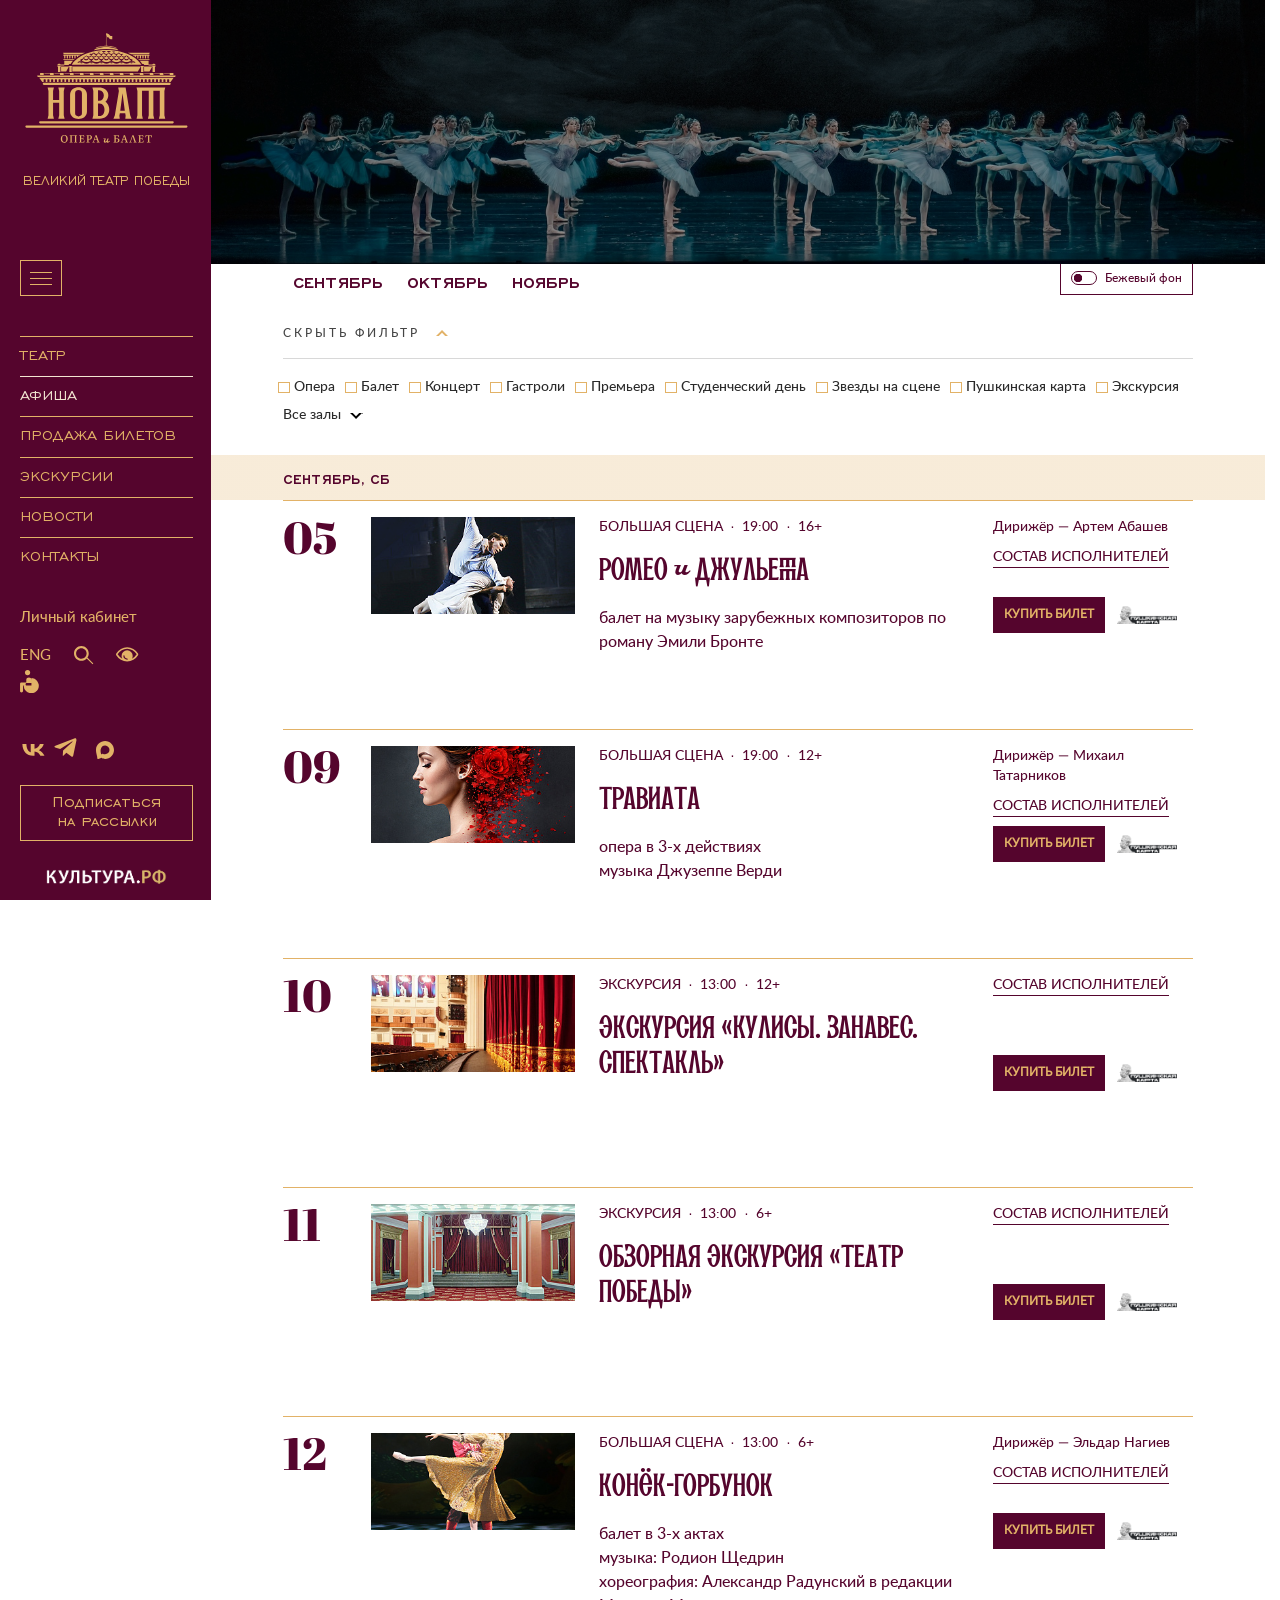
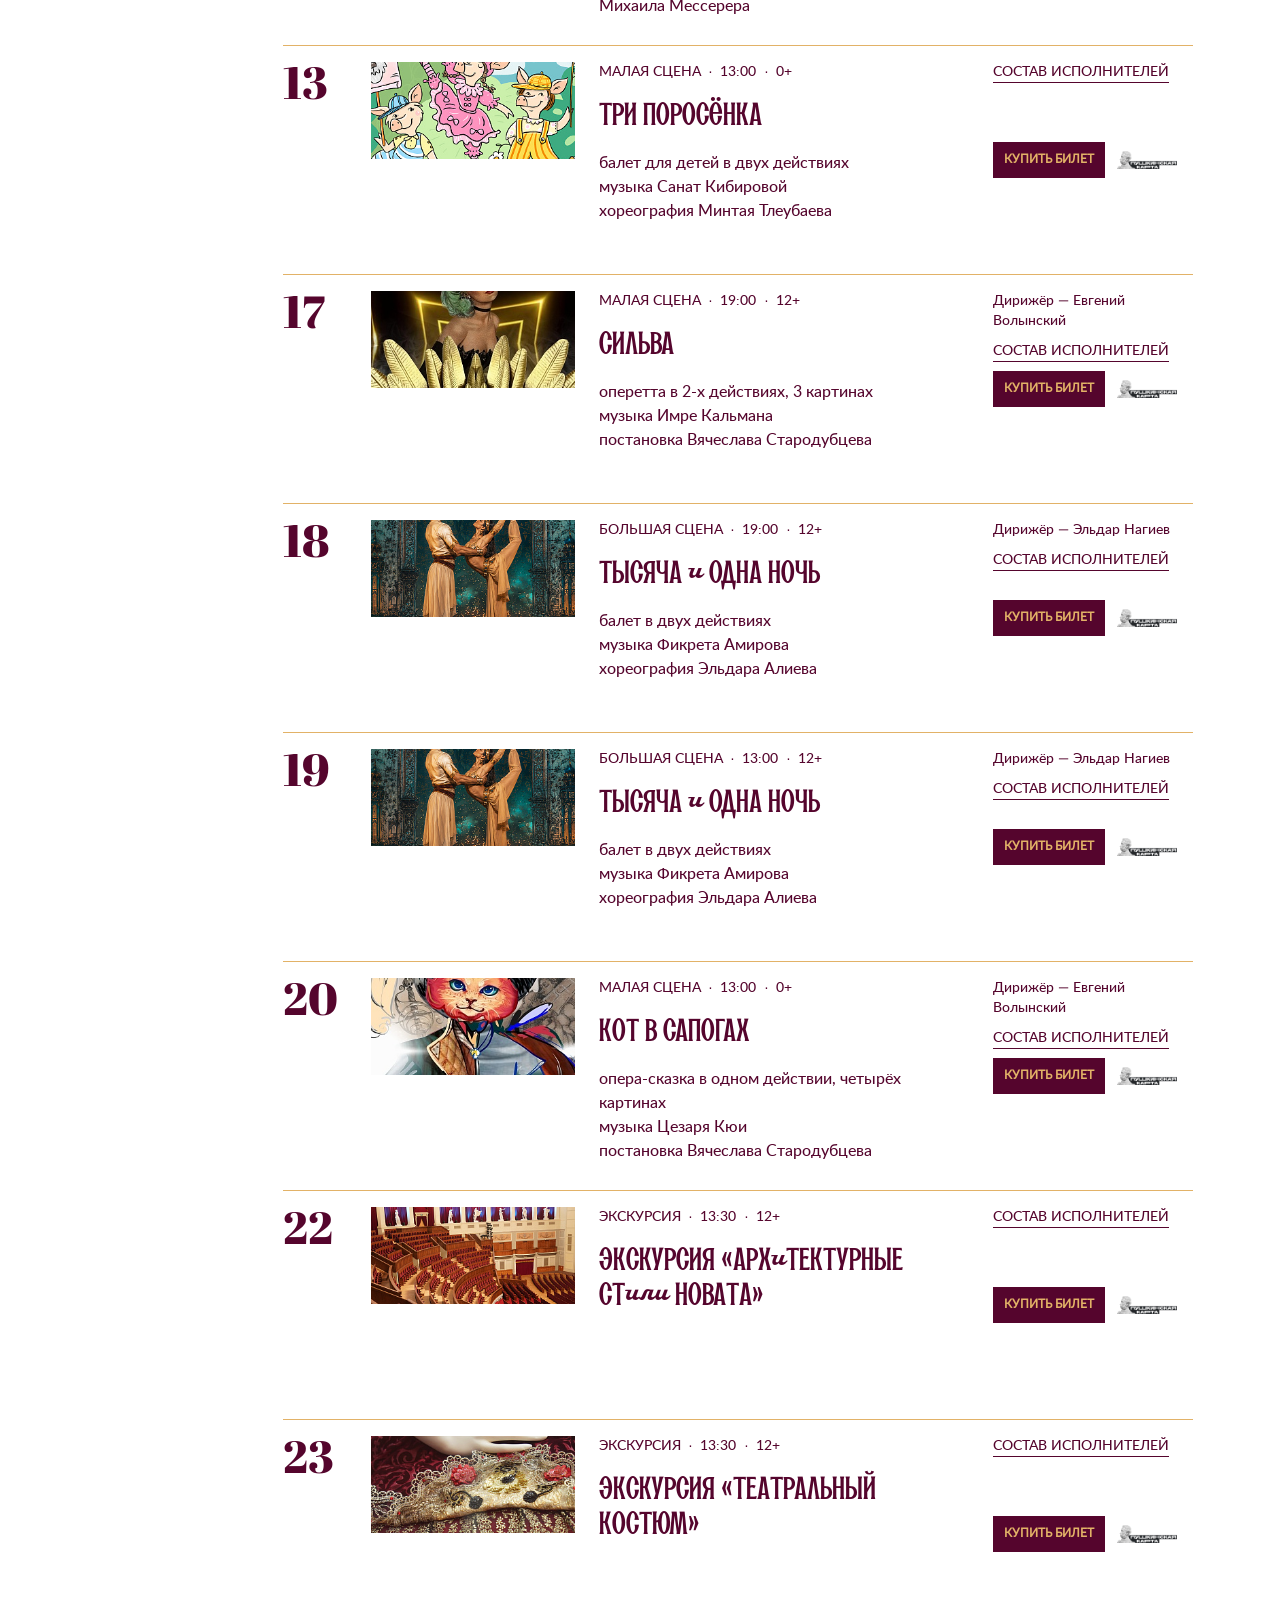
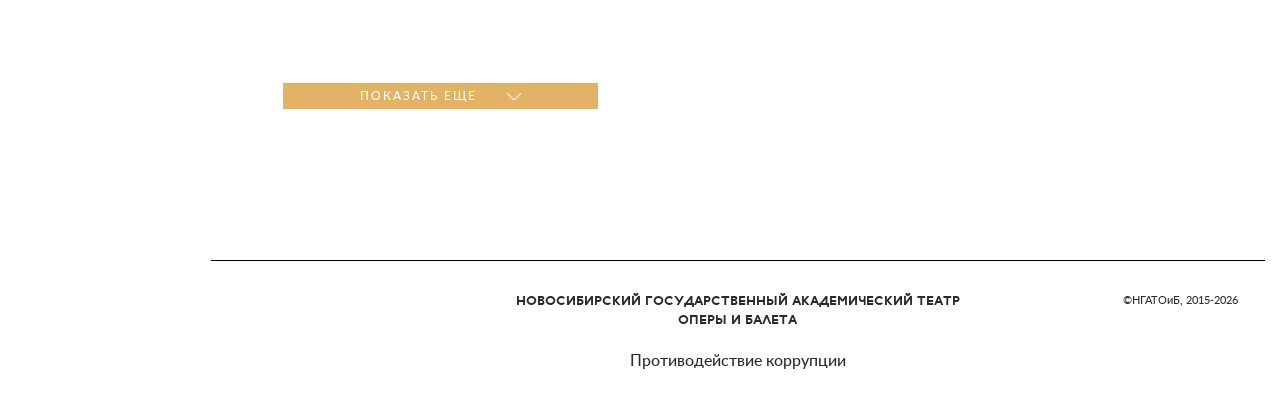
<file: index.html>
<!DOCTYPE html>
<html lang="ru" class="novat-afisha">
<head>
    <meta http-equiv="X-UA-Compatible" content="IE=edge">
    <meta name="apple-app" content="app-id=1585358469">
    <meta name="google-play-app" content="app-id=novat.app">
    <meta name="viewport" content="width=device-width, initial-scale=1">

    <meta property="og:title" content="Театральная афиша Новосибирского академического театра оперы и балета: расписание спектаклей, цены"/>
    <meta property="og:image" content="https://novat.ru/local/templates/novat/images/logo.ru.png"/>
    <meta property="og:description" content="Календарь спектаклей Новосибирского академического театра оперы и балета. Покупка билетов на официальном сайте театра НОВАТ."/>
    <meta property="og:type" content="website"/>
    <meta property="og:url" content="https://novat.ru/afisha/performances/"/>
    <meta name="facebook-domain-verification" content="6himrm6x9rlwiumn7jeawosxlc1e17" />
    <meta name="proculture-verification" content="56f602e7ebf339fb6c04d962e58bc264" />
    <meta name="yandex-verification" content="f604213406a70da4" />
    
    
    
    
    
    
    

        <title>Театральная афиша Новосибирского академического театра оперы и балета: расписание спектаклей, цены - НОВАТ</title>

    <link rel="icon" href="assets/favicon.svg?v=brand-26" type="image/svg+xml">
    <link rel="shortcut icon" href="assets/favicon.svg?v=brand-26" type="image/svg+xml">
    

        <!--[if lte IE 9]>
                <link href="assets/7fe11c11b4800316.css?v=brand-8" rel="stylesheet">
    <![endif]-->
    <!--[if lte IE 8]>
    <link href="assets/f2a764bf3ce67cf5.css?v=brand-8" rel="stylesheet">
        <![endif]-->
        	

    <meta http-equiv="Content-Type" content="text/html; charset=UTF-8" />
<meta name="keywords" content="НОВАТ, Новосибирский Государственный Академический театр оперы и балета, НОВАТ, Новосибирский театр оперы и балета, оперный театр, театр оперы и балета" />
<meta name="description" content="Календарь спектаклей Новосибирского академического театра оперы и балета. Покупка билетов на официальном сайте театра НОВАТ." />



<link href="assets/fd730c294fae56e7.css?v=brand-8" type="text/css" rel="stylesheet"/>
<link href="assets/236236a49ab415a6.css?v=brand-8" type="text/css" rel="stylesheet"/>
<link href="assets/f33d4d3657973352.css?v=brand-8" type="text/css" rel="stylesheet"/>
<link href="assets/ba680443f53f2f54.css?v=brand-8" type="text/css" rel="stylesheet"/>
<link href="assets/72fdff6bc852d94d.css?v=brand-8" type="text/css" rel="stylesheet"/>
<link href="assets/218a97ff18082ea6.css?v=brand-26" type="text/css" rel="stylesheet" data-template-style="true"/>














    <!-- Google Tag Manager -->
<!-- Google tag (gtag.js) -->
<!-- End Google Tag Manager -->
<meta name="robots" content="noindex,nofollow"><link rel="stylesheet" href="preview.css?v=brand-36"><link rel="stylesheet" href="newsletter.css?v=4"></head>
<body>
    <!-- Google Tag Manager (noscript) -->

<!-- End Google Tag Manager (noscript) -->
<div class="sv_settings text-center" id="sv_settings">
    <span>Размер шрифта        <span class="fs-outer">
            <button class="btn btn-default sp-size fs-s" data-size="14">A</button>
            <button class="btn btn-default sp-size fs-m" data-size="18">A</button>
            <button class="btn btn-default sp-size fs-l" data-size="22">A</button>
        </span>
    </span>

    <span class="mgl20">Цветовая схема        <span class="cs-outer">
            <button class="btn btn-default cs-bw sp-color">A</button>
            <button class="btn btn-default cs-wb sp-color">A</button>
            <button class="btn btn-default cs-bb sp-color">A</button>
            <button class="btn btn-default cs-gb sp-color">A</button>
            <button class="btn btn-default cs-yg sp-color">A</button>
        </span>
    </span>

    <span class="mgl20">Изображения        <span class="img-outer">
            <button class="btn btn-default sp-img" id="img-off" data-show="off">
                <span style="text-decoration: underline;"> Отключить</span>
            </button>
            <button class="btn btn-default sp-img" id="img-on" style="display: none;" data-show="on">
                <span style="text-decoration: underline;"> Включить</span>
            </button>
        </span>
    </span>
</div>


<div class="pagewrap ">
    <div class="container-fluid">
        <div class="row">
                            <aside class="aside-part  col-md-2 col-sm-2 col-xs-12">
					<div class="col-xs-4 col-md-12 mobile">
						<button type="button" data-toggle="modal" data-target="#menu" class="btn menu-btn transp-btn"></button>
					</div>
					
<div class="col-xs-4 desktop">
    <a href="#" class="mobile btn transp-btn">
        <img src="assets/2bc4fafb020a5f4c.svg?v=brand-8" alt="">
        <span class="tickets__count tickets__count--absolute">0</span>
    </a>
</div>					<div class="logo col-md-12 col-sm-12 col-xs-4">
						<a href="#" title="Новосибирский Государственный Академический Театр Оперы и Балета">
							<img src="assets/novat-brand-logo.svg?v=brand-13" alt="Новосибирский Государственный Академический Театр Оперы и Балета">
						</a>
					</div>
					<div class="slogan desktop">ВЕЛИКИЙ ТЕАТР ПОБЕДЫ</div>
                    					<div class="col-xs-4 col-md-12 desktop">
						<button type="button" data-toggle="modal" data-target="#menu" class="btn menu-btn transp-btn"></button>
					</div>

                    
<nav class="navigation desktop">
	<a href="#" class="navigation__link">
		Театр	</a>
		<a href="#" class="navigation__link active">
		Афиша	</a>
		<a href="#" class="navigation__link">
		Продажа билетов	</a>
		<a href="#" class="navigation__link">
		Экскурсии	</a>
		<a href="#" class="navigation__link">
		Новости	</a>
		<a href="#" class="navigation__link">
		Контакты	</a>
	</nav>                    <div class="additions desktop">
                        
<a  data-type="openPopUp" class="additions__link" href="#">Личный кабинет</a>
	<!-- <a data-action="openPopUp" data-type="openPopUp" class="additions__link" href="#">Личный кабинет</a> -->
                        <div class="aside-block">
                            <a href="#" class="additions__link">ENG</a>
                            <a href="#" data-toggle="modal" data-target="#search" class="additions__link search-icon"></a>
                            <div class="js-special-version button-special" id="sv_on" aria-label="Версия для слабовидящих">
                                <svg class="sidebar-pictogram sidebar-pictogram--eye" viewBox="0 -256 1850 1850" aria-hidden="true"><path d="M1664 576q-152 236-381 353 61-104 61-225 0-185-131.5-316.5Q1081 256 896 256T579.5 387.5Q448 519 448 704q0 121 61 225Q280 812 128 576q133-205 333.5-326.5T896 128q234 0 434.5 121.5T1664 576zm-720 384q0 20-14 34t-34 14q-125 0-214.5-89.5T592 704q0-20 14-34t34-14q20 0 34 14t14 34q0 86 61 147t147 61q20 0 34 14t14 34zm848-384q0-34-20-69-140-230-376.5-368.5T896 0Q633 0 396.5 139T20 507Q0 542 0 576t20 69q140 229 376.5 368T896 1152q263 0 499.5-139T1772 645q20-35 20-69z"/></svg>
                            </div>
                            <a href="#" class="additions__link sidebar-accessibility" aria-label="Доступная среда"><svg class="sidebar-pictogram sidebar-pictogram--accessibility" viewBox="0 0 88 107" aria-hidden="true"><circle cx="35" cy="12" r="12"/><path d="M53 37c16 0 30 13 34 31 3 22-12 37-28 39-21 3-40-12-42-35H14v26c0 8-13 9-14 1V65c0-5 3-7 7-7h22V45c0-13 24-14 24 0v15H31c-7 0-7 12 0 12h22V48c17-2 31 14 31 31 0 15-12 27-27 29-17 2-34-9-39-25l9-3c4 12 15 20 27 19 12-1 21-11 21-23 0-15-10-27-22-28z"/></svg></a>
                        </div>
                    </div>
                    <div class="socials desktop clearfix">
    <a class="socials__item pull-left" href="#" target="_blank" aria-label="ВКонтакте"><svg class="sidebar-pictogram sidebar-pictogram--vk" viewBox="0 0 24 24" aria-hidden="true"><path d="M12 19.2c-5.7 0-9.6-3.9-9.8-10.8h3.7c.1 5.1 2.3 7.2 4 7.6V8.4h3.5v4.3c2.1-.2 4.3-2.1 5-4.3h3.5c-.5 2.7-2.8 4.7-4.4 5.6 1.6.8 4.1 2.5 5.1 5.2h-3.8c-.8-2.1-2.9-3.7-5.4-3.9v3.9H12z"/></svg></a>
    <a class="socials__item socials__item--tg pull-left" href="#" target="_blank" aria-label="Telegram"><svg class="sidebar-pictogram sidebar-pictogram--telegram" viewBox="0 0 24 24" aria-hidden="true"><path d="M21.8 4.1 18.7 19c-.2 1.1-.8 1.4-1.7.9l-4.7-3.5-2.3 2.2c-.3.3-.5.5-1 .5l.3-4.8 8.8-8c.4-.3-.1-.5-.6-.2L6.6 13 2 11.5c-1-.3-1-1 .2-1.5l18-6.9c.8-.3 1.6.2 1.3 1.5z"/></svg></a>
    <a class="socials__item socials__item--max pull-left" href="#" target="_blank">
        <svg id="Layer_1" data-name="Layer 1" xmlns="http://www.w3.org/2000/svg" xmlns:xlink="http://www.w3.org/1999/xlink" viewBox="0 0 39.77 39.77">
          <defs>
            <style>
              .cls-1 {
                fill: none;
              }

              .cls-2 {
                fill-rule: evenodd;
              }

              .cls-3 {
                clip-path: url("#clippath");
              }
            </style>
            <clipPath id="clippath">
              <rect class="cls-1" width="39.77" height="39.77"/>
            </clipPath>
          </defs>
          <g class="cls-3">
            <path class="cls-2" d="M11.8,36.98c-.2-.14-.48-.1-.65.08-2.26,2.41-8.03,4.09-8.3.81,0-2.57-.58-4.74-1.21-7.13-.78-2.92-1.65-6.18-1.65-10.91C0,8.56,9.25.08,20.21.08s19.56,8.89,19.56,19.86-8.87,19.64-19.46,19.64c-3.76,0-5.58-.53-8.51-2.6ZM20.52,9.85c-5.2-.27-9.26,3.34-10.16,8.99-.74,4.68.57,10.38,1.7,10.67.48.12,1.62-.76,2.46-1.54.16-.15.39-.17.58-.06,1.3.8,2.78,1.39,4.4,1.48,5.34.28,10.07-3.9,10.35-9.24.28-5.34-3.99-10.01-9.33-10.29Z"/>
          </g>
        </svg>
    </a>
 </div>
                                             <div class="subscribe">
                            <form action="#" method="POST" id="subscribe-form">
                                <input type="hidden" name="lang" value="ru">
                                <div class="form">
                                    Оставайтесь с нами на связи. Подпишитесь на новости НОВАТа                                    <div class="input">
                                        <input type="text" name="email" id="subscribe_email" class="form-control" placeholder="Ваш e-mail">
                                    </div>
                                    <button class="additions__link">Подписаться</button>
                                </div>
                            </form>
                        </div>
                        <a href="#" target="_blank" class="culture-logo" aria-label="Культура.РФ">
                            <img src="assets/culture-gold.png" alt="Культура.РФ">
                        </a>
                                    </aside>
                <div class="main-content  col-md-10 col-sm-10 col-xs-12">
                                            <div class="site-message"></div>
                                        <div class="wrap " data-spy="scroll" data-target="#navbar-example">
                                    
<!--'start_frame_cache_X451GN'--><div class="top-banner top-banner--auto desktop">
	<img src="assets/a21c1f25551e33f8.jpg" alt="" class="object-fit">
	<div class="season"><span class="season__count">81</span>сезон</div>
</div>

    
<div class="archive-wrapper">
		<div class="month-season month-season--prev  desktop-inline">
												<a href="#" class="choose-type choose-type--visible archive-link">Сентябрь</a>
								<a href="#" class="choose-type choose-type--visible archive-link">Октябрь</a>
								<a href="#" class="choose-type choose-type--visible archive-link">Ноябрь</a>
			</div>
		<div class="month-season mobile">
										<a href="#" class="choose-month active">Сентябрь</a>
								<a href="#" class="choose-month">Октябрь</a>
								<a href="#" class="choose-month">Ноябрь</a>
				
	</div>
</div>
				<div class="filter-block filter-block--under-baner filter-block--small clearfix">
	<div data-toggle="collapse" href="#collapseExample" aria-expanded="false" aria-controls="collapseExample" class="filter-block__top filter-block__top--under-baner c-filter-top filter-active">
		<span class="filter-text c-filter-text"  style="display: none;">Показать фильтр</span>
		<span class="filter-text c-filter-text-hide">Скрыть фильтр</span>
		<span class="filter-icon c-filter-icon"></span>
	</div>
		<div id="collapseExample" class="filter-block__drop collapse in" aria-expanded="true">
		<form method="GET" id="afisha_filter_form">
			<div class="row">
				<div class="col-md-12 col-sm-12 col-xs-8">
											<div class="form-item">
							<input id="genre_options_130326" type="checkbox" value="130326" name="genre_id[]" class="check__input">
							<label for="genre_options_130326" class="check__label">Опера</label>
						</div>
											<div class="form-item">
							<input id="genre_options_130327" type="checkbox" value="130327" name="genre_id[]" class="check__input">
							<label for="genre_options_130327" class="check__label">Балет</label>
						</div>
											<div class="form-item">
							<input id="genre_options_156307" type="checkbox" value="156307" name="genre_id[]" class="check__input">
							<label for="genre_options_156307" class="check__label">Концерт</label>
						</div>
										<div class="form-item">
						<input id="checkbox_tours" type="checkbox" value="Y" name="is_tours" class="check__input">
						<label for="checkbox_tours" class="check__label">Гастроли</label>
					</div>
					<div class="form-item">
						<input id="checkbox_premier" type="checkbox" value="Y" name="is_premier" class="check__input">
						<label for="checkbox_premier" class="check__label">Премьера</label>
					</div>
					<div class="form-item">
						<input id="checkbox_student_wednesday" type="checkbox" value="Y" name="is_student_wednesday" class="check__input">
						<label for="checkbox_student_wednesday" class="check__label">Студенческий день</label>
					</div>
                                                            <div class="form-item">
						<input id="checkbox_stars" type="checkbox" value="Y" name="stars" class="check__input">
						<label for="checkbox_stars" class="check__label">Звезды на сцене</label>
					</div>
					<div class="form-item">
						<input id="checkbox_pk" type="checkbox" value="Y" name="pk" class="check__input">
						<label for="checkbox_pk" class="check__label">Пушкинская карта</label>
					</div>
					<div class="form-item">
						<input id="checkbox_excursion" type="checkbox" value="Y" name="excursion" class="check__input">
						<label for="checkbox_excursion" class="check__label">Экскурсия</label>
					</div>
                    						
                                                    <div class="form-item hall">
                                <div id="dropdownMenu1" data-toggle="dropdown" aria-haspopup="true" aria-expanded="true" class="halls dropdown-toggle">
                                    <span>Все залы</span>
                                    <div class="halls__icons"></div>
                                </div>
                                <div aria-labelledby="dropdownMenu1" class="menu-halls dropdown-menu">
                                    <div class="menu-halls__item" data-hall-id="0">
                                        Все залы                                    </div>
                                                                            <div class="menu-halls__item" data-hall-id="3124799">
                                            Большая сцена                                        </div>
                                                                            <div class="menu-halls__item" data-hall-id="2515752">
                                            Экскурсия                                        </div>
                                                                            <div class="menu-halls__item" data-hall-id="1107682">
                                            Малая сцена                                        </div>
                                                                    </div> 
                            </div>                       
                            
                            <input type="hidden" id="hall_id" autocomplete="off" name="hall_id" value="0" />
                         
				</div>				
				
			</div>
			<input type="hidden" id="afisha_view_mode" autocomplete="off" name="view_mode" value="list" />
			<input type="hidden" autocomplete="off" name="mode" value="filter" />
		</form>
	</div>
</div>
		<div class="tab-content">
		<div id="list" role="tabpanel"
		 class="tab-pane fade in active">
		<div class="c-list-wrap">
			                <span class="choose-type afisha-body month">
            Сентябрь        </span>
        <div class="data-item">
                    <div class="data-item__content">
                                    <hr class="poster-razd col-md-10 col-sm-11 col-xs-12">
                                <div class="row">
                    <div class="data col-md-2 col-sm-1 col-xs-12">
                        <span class="number-day desktop-inline"><span class="date-number">05</span>                            <span style="text-transform: lowercase; font-size: 22px;"><span class="day-week desktop-inline">Сб, 19:00</span>сентября</span>
                            </span>
                        <div class="info-day">
                            <div class="info-item">
                                <span class="number-day">05<span class="info-item info-item--day">Сб, 19:00</span>
                                <span class="number-day__month">сентября</span></span>
                                <span class="day-week">Сб</span>
                            </div>
                                                            <div class="info-item info-item--right">Большая сцена</div>
                                                    </div>
                        <div class="poster-item__icons desktop">
                                                                                                            </div>
                    </div>
                    <div class="poster-item col-md-10 col-sm-11 col-xs-12">
                        <div class="poster-item__top">
                                                            <div class="premiere">ПРЕМЬЕРА <br/>ГАСТРОЛИ СЕВАСТОПОЛЬСКОГО ГОСУДАРСТВЕННОГО ТЕАТРА ОПЕРЫ И БАЛЕТА</div>
                                                                                                            </div>
                        <div class="row">
                            <div class="poster-item__description col-md-9 col-xs-12">
                                <div class="age-limit__block">
                                    <div class="poster-item__icons poster-item__icons--mobile mobile">
                                                                                                                                                            </div>
                                    <a href="#" class="poster-item__title">
                                        Ромео и Джульетта

                                    </a>
                                                                            <span class="age-limit">16+</span>
                                                                                                        </div>
                                <div class="desktop">
                                    <div class="actors col-md-7">
                                        балет на музыку зарубежных композиторов по роману Эмили Бронте                                        <br>                                                                            </div>
                                    <div class="actors actors--top col-md-5">
                                                                                	<div class="actors__item">Хитклифф — <a class="actors__link bordered-link" href="#">Дмитрий&nbsp;Соболевский</a> <br>Кэтрин Эрншо — <a class="actors__link bordered-link" href="#">Ксения&nbsp;Рыжкова</a> <br>Хиндли Эрншо — <a class="actors__link bordered-link" href="#">Матвей&nbsp;Никишаев</a> <br>Эдгар Линтон — <a class="actors__link bordered-link" href="#">Джона&nbsp;Пол Кук</a> <br>Изабелла Линтон — <a class="actors__link bordered-link" href="#">Арина&nbsp;Никишаева</a> <br>Нелли Дин — <a class="actors__link bordered-link" href="#">Мария&nbsp;Александрова</a> </div>
			<div class="actors__item" style="margin-top: 7px;">
		Дирижёр —  <a class="actors__link bordered-link" href="#">Артем&nbsp;Абашев</a>
	</div>
	                                    </div>
                                </div>
                            </div>
                            <div class="poster-item__info col-md-3 col-xs-12">
                                <div class="desktop">
                                                                            <div class="info-item">Большая сцена</div>
                                                                    </div>
                                                                        <div ubs-data-id="460"></div>
                                                                                                                                        <div class="pc_item" style="margin: 5px; text-align: center;">
                                        <img src="assets/e7ce4eadc021072e.png" style="width: 100px;">
                                    </div>
                                                            </div>
                        </div>
                    </div>
                </div>
            </div>
            </div>
    <div class="data-item">
                    <div class="data-item__content">
                                    <hr class="poster-razd col-md-10 col-sm-11 col-xs-12">
                                <div class="row">
                    <div class="data col-md-2 col-sm-1 col-xs-12">
                        <span class="number-day desktop-inline"><span class="date-number">09</span>                            <span style="text-transform: lowercase; font-size: 22px;"><span class="day-week desktop-inline">Ср, 19:00</span>сентября</span>
                            </span>
                        <div class="info-day">
                            <div class="info-item">
                                <span class="number-day">09<span class="info-item info-item--day">Ср, 19:00</span>
                                <span class="number-day__month">сентября</span></span>
                                <span class="day-week">Ср</span>
                            </div>
                                                            <div class="info-item info-item--right">Большая сцена</div>
                                                    </div>
                        <div class="poster-item__icons desktop">
                                                                                                            </div>
                    </div>
                    <div class="poster-item col-md-10 col-sm-11 col-xs-12">
                        <div class="poster-item__top">
                                                            <div class="premiere">Премьера</div>
                                                                                        <div class="razd mobile"> |</div>
                                                                                        <span><b>Открытие оперного сезона</b><br>С участием Екатерины Бегунович, Константина Захарова, Павла Анциферова, Дирижёр — <big><b>Михаил Татарников</b></big></span>
                                                    </div>
                        <div class="row">
                            <div class="poster-item__description col-md-9 col-xs-12">
                                <div class="age-limit__block">
                                    <div class="poster-item__icons poster-item__icons--mobile mobile">
                                                                                                                                                            </div>
                                    <a href="#" class="poster-item__title">
                                        Травиата                                                                                 

                                    </a>
                                                                            <span class="age-limit">12+</span>
                                                                                                        </div>
                                <div class="desktop">
                                    <div class="actors col-md-7">
                                        опера в 3-х действиях                                        <br>музыка Джузеппе Верди                                                                            </div>
                                    <div class="actors actors--top col-md-5">
                                                                                	<div class="actors__item">Виолетта Валери — <a class="actors__link bordered-link" href="#">Екатерина&nbsp;Бегунович</a> <br>Альфред Жермон — <a class="actors__link bordered-link" href="#">Константин&nbsp;Захаров</a> <br>Жорж Жермон — <a class="actors__link bordered-link" href="#">Павел&nbsp;Анциферов</a> </div>
			<div class="actors__item" style="margin-top: 7px;">
		Дирижёр —  <a class="actors__link bordered-link" href="#">Михаил&nbsp;Татарников</a>
	</div>
	                                    </div>
                                </div>
                            </div>
                            <div class="poster-item__info col-md-3 col-xs-12">
                                <div class="desktop">
                                                                            <div class="info-item">Большая сцена</div>
                                                                    </div>
                                                                        <div ubs-data-id="38"></div>
                                                                                                                                        <div class="pc_item" style="margin: 5px; text-align: center;">
                                        <img src="assets/e7ce4eadc021072e.png" style="width: 100px;">
                                    </div>
                                                            </div>
                        </div>
                    </div>
                </div>
            </div>
            </div>
    <div class="data-item">
                    <div class="data-item__content">
                                    <hr class="poster-razd col-md-10 col-sm-11 col-xs-12">
                                <div class="row">
                    <div class="data col-md-2 col-sm-1 col-xs-12">
                        <span class="number-day desktop-inline"><span class="date-number">10</span>                            <span style="text-transform: lowercase; font-size: 22px;"><span class="day-week desktop-inline">Чт, 13:00</span>сентября</span>
                            </span>
                        <div class="info-day">
                            <div class="info-item">
                                <span class="number-day">10<span class="info-item info-item--day">Чт, 13:00</span>
                                <span class="number-day__month">сентября</span></span>
                                <span class="day-week">Чт</span>
                            </div>
                                                            <div class="info-item info-item--right">Экскурсия</div>
                                                    </div>
                        <div class="poster-item__icons desktop">
                                                                                                            </div>
                    </div>
                    <div class="poster-item col-md-10 col-sm-11 col-xs-12">
                        <div class="poster-item__top">
                                                                                                            </div>
                        <div class="row">
                            <div class="poster-item__description col-md-9 col-xs-12">
                                <div class="age-limit__block">
                                    <div class="poster-item__icons poster-item__icons--mobile mobile">
                                                                                                                                                            </div>
                                    <a href="#" class="poster-item__title">
                                        Экскурсия «Кулисы. Занавес. Спектакль»                                                                                 

                                    </a>
                                                                            <span class="age-limit">12+</span>
                                                                                                        </div>
                                <div class="desktop">
                                    <div class="actors col-md-7">
                                                                                <br>                                                                            </div>
                                    <div class="actors actors--top col-md-5">
                                                                                                                    </div>
                                </div>
                            </div>
                            <div class="poster-item__info col-md-3 col-xs-12">
                                <div class="desktop">
                                                                            <div class="info-item">Экскурсия</div>
                                                                    </div>
                                                                        <div ubs-data-id="156"></div>
                                                                                                                                        <div class="pc_item" style="margin: 5px; text-align: center;">
                                        <img src="assets/e7ce4eadc021072e.png" style="width: 100px;">
                                    </div>
                                                            </div>
                        </div>
                    </div>
                </div>
            </div>
                    <div class="data-item__content">
                                    <hr class="poster-razd col-md-10 col-sm-11 col-xs-12">
                                <div class="row">
                    <div class="data col-md-2 col-sm-1 col-xs-12">
                        <span class="number-day desktop-inline"><span class="date-number">10</span>                            <span style="text-transform: lowercase; font-size: 22px;"><span class="day-week desktop-inline">Чт, 19:00</span>сентября</span>
                            </span>
                        <div class="info-day">
                            <div class="info-item">
                                <span class="number-day">10<span class="info-item info-item--day">Чт, 19:00</span>
                                <span class="number-day__month">сентября</span></span>
                                <span class="day-week">Чт</span>
                            </div>
                                                            <div class="info-item info-item--right">Большая сцена</div>
                                                    </div>
                        <div class="poster-item__icons desktop">
                                                                                                            </div>
                    </div>
                    <div class="poster-item col-md-10 col-sm-11 col-xs-12">
                        <div class="poster-item__top">
                                                                                                                    <span><b>Открытие балетного сезона</b><br>С участием Ольги Гришенковой, Романа Полковникова, Анны Одинцовой, Михаила Лифенцева, Дирижёр — Эльдар Нагиев</span>
                                                    </div>
                        <div class="row">
                            <div class="poster-item__description col-md-9 col-xs-12">
                                <div class="age-limit__block">
                                    <div class="poster-item__icons poster-item__icons--mobile mobile">
                                                                                                                                                            </div>
                                    <a href="#" class="poster-item__title">
                                        Жизель, или Вилисы                                                                                 

                                    </a>
                                                                            <span class="age-limit">6+</span>
                                                                                                        </div>
                                <div class="desktop">
                                    <div class="actors col-md-7">
                                        фантастический балет в 2-х действиях                                         <br>музыка Адольфа Адама                                                                                    <br/>
                                            хореография Жюля Перро, Жана Коралли, Мариуса Петипа в редакции Никиты Долгушина<br>
                                                                            </div>
                                    <div class="actors actors--top col-md-5">
                                                                                	<div class="actors__item">Жизель — <a class="actors__link bordered-link" href="#">Ольга&nbsp;Гришенкова</a> <br>Граф — <a class="actors__link bordered-link" href="#">Роман&nbsp;Полковников</a> <br>Повелительница вилис — <a class="actors__link bordered-link" href="#">Анна&nbsp;Одинцова</a> <br>Лесничий — <a class="actors__link bordered-link" href="#">Михаил&nbsp;Лифенцев</a> </div>
			<div class="actors__item" style="margin-top: 7px;">
		Дирижёр —  <a class="actors__link bordered-link" href="#">Эльдар&nbsp;Нагиев</a>
	</div>
	                                    </div>
                                </div>
                            </div>
                            <div class="poster-item__info col-md-3 col-xs-12">
                                <div class="desktop">
                                                                            <div class="info-item">Большая сцена</div>
                                                                    </div>
                                                                        <div ubs-data-id="42"></div>
                                                                                                                                        <div class="pc_item" style="margin: 5px; text-align: center;">
                                        <img src="assets/e7ce4eadc021072e.png" style="width: 100px;">
                                    </div>
                                                            </div>
                        </div>
                    </div>
                </div>
            </div>
            </div>
    <div class="data-item">
                    <div class="data-item__content">
                                    <hr class="poster-razd col-md-10 col-sm-11 col-xs-12">
                                <div class="row">
                    <div class="data col-md-2 col-sm-1 col-xs-12">
                        <span class="number-day desktop-inline"><span class="date-number">11</span>                            <span style="text-transform: lowercase; font-size: 22px;"><span class="day-week desktop-inline">Пт, 13:00</span>сентября</span>
                            </span>
                        <div class="info-day">
                            <div class="info-item">
                                <span class="number-day">11<span class="info-item info-item--day">Пт, 13:00</span>
                                <span class="number-day__month">сентября</span></span>
                                <span class="day-week">Пт</span>
                            </div>
                                                            <div class="info-item info-item--right">Экскурсия</div>
                                                    </div>
                        <div class="poster-item__icons desktop">
                                                                                                            </div>
                    </div>
                    <div class="poster-item col-md-10 col-sm-11 col-xs-12">
                        <div class="poster-item__top">
                                                                                                            </div>
                        <div class="row">
                            <div class="poster-item__description col-md-9 col-xs-12">
                                <div class="age-limit__block">
                                    <div class="poster-item__icons poster-item__icons--mobile mobile">
                                                                                                                                                            </div>
                                    <a href="#" class="poster-item__title">
                                        Обзорная экскурсия «Театр Победы»                                                                                 

                                    </a>
                                                                            <span class="age-limit">6+</span>
                                                                                                        </div>
                                <div class="desktop">
                                    <div class="actors col-md-7">
                                                                                <br>                                                                            </div>
                                    <div class="actors actors--top col-md-5">
                                                                                                                    </div>
                                </div>
                            </div>
                            <div class="poster-item__info col-md-3 col-xs-12">
                                <div class="desktop">
                                                                            <div class="info-item">Экскурсия</div>
                                                                    </div>
                                                                        <div ubs-data-id="136"></div>
                                                                                                                                        <div class="pc_item" style="margin: 5px; text-align: center;">
                                        <img src="assets/e7ce4eadc021072e.png" style="width: 100px;">
                                    </div>
                                                            </div>
                        </div>
                    </div>
                </div>
            </div>
                    <div class="data-item__content">
                                    <hr class="poster-razd col-md-10 col-sm-11 col-xs-12">
                                <div class="row">
                    <div class="data col-md-2 col-sm-1 col-xs-12">
                        <span class="number-day desktop-inline"><span class="date-number">11</span>                            <span style="text-transform: lowercase; font-size: 22px;"><span class="day-week desktop-inline">Пт, 19:00</span>сентября</span>
                            </span>
                        <div class="info-day">
                            <div class="info-item">
                                <span class="number-day">11<span class="info-item info-item--day">Пт, 19:00</span>
                                <span class="number-day__month">сентября</span></span>
                                <span class="day-week">Пт</span>
                            </div>
                                                            <div class="info-item info-item--right">Большая сцена</div>
                                                    </div>
                        <div class="poster-item__icons desktop">
                                                                                                            </div>
                    </div>
                    <div class="poster-item col-md-10 col-sm-11 col-xs-12">
                        <div class="poster-item__top">
                                                                                                                    <span>С участием Анны Гермизеевой, Николая Мальцева, Ксении Белоусовой, Кирилла Данилова, Дирижёр — <big><b>Михаил Татарников</b></big></span>
                                                    </div>
                        <div class="row">
                            <div class="poster-item__description col-md-9 col-xs-12">
                                <div class="age-limit__block">
                                    <div class="poster-item__icons poster-item__icons--mobile mobile">
                                                                                                                                                            </div>
                                    <a href="#" class="poster-item__title">
                                        Спящая красавица                                                                                 

                                    </a>
                                                                            <span class="age-limit">6+</span>
                                                                                                        </div>
                                <div class="desktop">
                                    <div class="actors col-md-7">
                                        балет в 3-х актах с прологом                                        <br>музыка  Петра Ильича Чайковского                                                                                    <br/>
                                            хореография Начо Дуато<br>
                                                                            </div>
                                    <div class="actors actors--top col-md-5">
                                                                                	<div class="actors__item">Принцесса Аврора — <a class="actors__link bordered-link" href="#">Анна&nbsp;Гермизеева</a> <br>Принц Дезире — <a class="actors__link bordered-link" href="#">Николай&nbsp;Мальцев</a> <br>Фея Сирени — <a class="actors__link bordered-link" href="#">Ксения&nbsp;Белоусова</a> <br>Фея Карабос — <a class="actors__link bordered-link" href="#">Кирилл&nbsp;Данилов</a> </div>
			<div class="actors__item" style="margin-top: 7px;">
		Дирижёр —  <a class="actors__link bordered-link" href="#">Михаил&nbsp;Татарников</a>
	</div>
	                                    </div>
                                </div>
                            </div>
                            <div class="poster-item__info col-md-3 col-xs-12">
                                <div class="desktop">
                                                                            <div class="info-item">Большая сцена</div>
                                                                    </div>
                                                                        <div ubs-data-id="46"></div>
                                                                                                                                        <div class="pc_item" style="margin: 5px; text-align: center;">
                                        <img src="assets/e7ce4eadc021072e.png" style="width: 100px;">
                                    </div>
                                                            </div>
                        </div>
                    </div>
                </div>
            </div>
                    <div class="data-item__content">
                                    <hr class="poster-razd col-md-10 col-sm-11 col-xs-12">
                                <div class="row">
                    <div class="data col-md-2 col-sm-1 col-xs-12">
                        <span class="number-day desktop-inline"><span class="date-number">11</span>                            <span style="text-transform: lowercase; font-size: 22px;"><span class="day-week desktop-inline">Пт, 19:00</span>сентября</span>
                            </span>
                        <div class="info-day">
                            <div class="info-item">
                                <span class="number-day">11<span class="info-item info-item--day">Пт, 19:00</span>
                                <span class="number-day__month">сентября</span></span>
                                <span class="day-week">Пт</span>
                            </div>
                                                            <div class="info-item info-item--right">Малая сцена</div>
                                                    </div>
                        <div class="poster-item__icons desktop">
                                                                                                            </div>
                    </div>
                    <div class="poster-item col-md-10 col-sm-11 col-xs-12">
                        <div class="poster-item__top">
                                                                                                            </div>
                        <div class="row">
                            <div class="poster-item__description col-md-9 col-xs-12">
                                <div class="age-limit__block">
                                    <div class="poster-item__icons poster-item__icons--mobile mobile">
                                                                                                                                                            </div>
                                    <a href="#" class="poster-item__title">
                                        Соловей                                                                                 

                                    </a>
                                                                            <span class="age-limit">6+</span>
                                                                                                        </div>
                                <div class="desktop">
                                    <div class="actors col-md-7">
                                        опера в 3-х действиях (без антракта)                                        <br>музыка Игоря Стравинского                                                                                    <br/>
                                            постановка Вячеслава Стародубцева<br>
                                                                            </div>
                                    <div class="actors actors--top col-md-5">
                                                                                	<div class="actors__item">Соловей — <a class="actors__link bordered-link" href="#">Диана&nbsp;Белозор</a> <br>Рыбак — <a class="actors__link bordered-link" href="#">Владимир&nbsp;Кучин</a> <br>Китайский император — <a class="actors__link bordered-link" href="#">Дмитрий&nbsp;Шарманов</a> <br>Смерть — <a class="actors__link bordered-link" href="#">Валерия&nbsp;Торунова</a> <br>Бонза — <a class="actors__link bordered-link" href="#">Алексей&nbsp;Лаушкин</a> <br>Камергер — <a class="actors__link bordered-link" href="#">Никита&nbsp;Мухин</a> <br>Кухарочка — <a class="actors__link bordered-link" href="#">Дарья&nbsp;Шувалова</a> </div>
			<div class="actors__item" style="margin-top: 7px;">
		Дирижёр —  <a class="actors__link bordered-link" href="#">Артём&nbsp;Иютин</a>
	</div>
	                                    </div>
                                </div>
                            </div>
                            <div class="poster-item__info col-md-3 col-xs-12">
                                <div class="desktop">
                                                                            <div class="info-item">Малая сцена</div>
                                                                    </div>
                                                                        <div ubs-data-id="86"></div>
                                                                                                                                        <div class="pc_item" style="margin: 5px; text-align: center;">
                                        <img src="assets/e7ce4eadc021072e.png" style="width: 100px;">
                                    </div>
                                                            </div>
                        </div>
                    </div>
                </div>
            </div>
            </div>
    <div class="data-item">
                    <div class="data-item__content">
                                    <hr class="poster-razd col-md-10 col-sm-11 col-xs-12">
                                <div class="row">
                    <div class="data col-md-2 col-sm-1 col-xs-12">
                        <span class="number-day desktop-inline"><span class="date-number">12</span>                            <span style="text-transform: lowercase; font-size: 22px;"><span class="day-week desktop-inline">Сб, 13:00</span>сентября</span>
                            </span>
                        <div class="info-day">
                            <div class="info-item">
                                <span class="number-day">12<span class="info-item info-item--day">Сб, 13:00</span>
                                <span class="number-day__month">сентября</span></span>
                                <span class="day-week">Сб</span>
                            </div>
                                                            <div class="info-item info-item--right">Большая сцена</div>
                                                    </div>
                        <div class="poster-item__icons desktop">
                                                                                                            </div>
                    </div>
                    <div class="poster-item col-md-10 col-sm-11 col-xs-12">
                        <div class="poster-item__top">
                                                                                                                    <span>С участием Никиты Ксенофонтова, Анастасии Турчиной, Екатерины Малко, Евгения Гращенко, <big><b>Александра Омара</b></big>, Маргариты Солодовой, Дирижёр — Эльдар Нагиев</span>
                                                    </div>
                        <div class="row">
                            <div class="poster-item__description col-md-9 col-xs-12">
                                <div class="age-limit__block">
                                    <div class="poster-item__icons poster-item__icons--mobile mobile">
                                                                                                                                                            </div>
                                    <a href="#" class="poster-item__title">
                                        Конёк-Горбунок                                                                                 

                                    </a>
                                                                            <span class="age-limit">6+</span>
                                                                                                        </div>
                                <div class="desktop">
                                    <div class="actors col-md-7">
                                        балет в 3-х актах                                        <br>музыка: Родион Щедрин                                                                                    <br/>
                                            хореография: Александр Радунский в редакции Михаила Мессерера<br>
                                                                            </div>
                                    <div class="actors actors--top col-md-5">
                                                                                	<div class="actors__item">Иван — <a class="actors__link bordered-link" href="#">Никита&nbsp;Ксенофонтов</a> <br>Царь-девица — <a class="actors__link bordered-link" href="#">Анастасия&nbsp;Турчина</a> <br>Конёк-Горбунок — <a class="actors__link bordered-link" href="#">Екатерина&nbsp;Малко</a> <br>Царь — <a class="actors__link bordered-link" href="#">Евгений&nbsp;Гращенко</a> <br>Конюший — <a class="actors__link bordered-link" href="#">Александр&nbsp;Омар</a> <br>Морская царевна — <a class="actors__link bordered-link" href="#">Маргарита&nbsp;Солодова</a> </div>
			<div class="actors__item" style="margin-top: 7px;">
		Дирижёр —  <a class="actors__link bordered-link" href="#">Эльдар&nbsp;Нагиев</a>
	</div>
	                                    </div>
                                </div>
                            </div>
                            <div class="poster-item__info col-md-3 col-xs-12">
                                <div class="desktop">
                                                                            <div class="info-item">Большая сцена</div>
                                                                    </div>
                                                                        <div ubs-data-id="50"></div>
                                                                                                                                        <div class="pc_item" style="margin: 5px; text-align: center;">
                                        <img src="assets/e7ce4eadc021072e.png" style="width: 100px;">
                                    </div>
                                                            </div>
                        </div>
                    </div>
                </div>
            </div>
                    <div class="data-item__content">
                                    <hr class="poster-razd col-md-10 col-sm-11 col-xs-12">
                                <div class="row">
                    <div class="data col-md-2 col-sm-1 col-xs-12">
                        <span class="number-day desktop-inline"><span class="date-number">12</span>                            <span style="text-transform: lowercase; font-size: 22px;"><span class="day-week desktop-inline">Сб, 18:00</span>сентября</span>
                            </span>
                        <div class="info-day">
                            <div class="info-item">
                                <span class="number-day">12<span class="info-item info-item--day">Сб, 18:00</span>
                                <span class="number-day__month">сентября</span></span>
                                <span class="day-week">Сб</span>
                            </div>
                                                            <div class="info-item info-item--right">Большая сцена</div>
                                                    </div>
                        <div class="poster-item__icons desktop">
                                                                                                                        <div class="btn-icons btn-icons--student">
                                    <div class="btn-icons__popup">
                                        <div class="btn-icons__popup-icon">
                                            <img src="assets/8953f51a480cf1e3.svg?v=brand-8">
                                        </div>
                                        Спектакль участвует в акции                                         <a href="#"
                                           class="btn-icons__popup-link">«Студенческий день»</a>
                                    </div>
                                </div>
                                                                                </div>
                    </div>
                    <div class="poster-item col-md-10 col-sm-11 col-xs-12">
                        <div class="poster-item__top">
                                                                                                                    <span>С участием Евгения Зыбина, Марии Машкиной, Софии Чусовковой, Кирилла Данилова, <big><b>Александра Омара</b></big>, Ярославы Дюбенковой, Дирижёр — Эльдар Нагиев</span>
                                                    </div>
                        <div class="row">
                            <div class="poster-item__description col-md-9 col-xs-12">
                                <div class="age-limit__block">
                                    <div class="poster-item__icons poster-item__icons--mobile mobile">
                                                                                                                                                                        <div class="btn-icons btn-icons--student">
                                                <div class="btn-icons__popup btn-icons__popup--right">
                                                    <div class="btn-icons__popup-icon">
                                                        <img src="assets/8953f51a480cf1e3.svg?v=brand-8">
                                                    </div>
                                                    Спектакль участвует в акции                                                     <a href="#"
                                                       class="btn-icons__popup-link">«Студенческий день»</a>
                                                </div>
                                            </div>
                                                                                                                    </div>
                                    <a href="#" class="poster-item__title">
                                        Конёк-Горбунок                                                                                 

                                    </a>
                                                                            <span class="age-limit">6+</span>
                                                                                                        </div>
                                <div class="desktop">
                                    <div class="actors col-md-7">
                                        балет в 3-х актах                                        <br>музыка: Родион Щедрин                                                                                    <br/>
                                            хореография: Александр Радунский в редакции Михаила Мессерера<br>
                                                                            </div>
                                    <div class="actors actors--top col-md-5">
                                                                                	<div class="actors__item">Иван — <a class="actors__link bordered-link" href="#">Евгений&nbsp;Зыбин</a> <br>Царь-девица — <a class="actors__link bordered-link" href="#">Мария&nbsp;Машкина</a> <br>Конёк-Горбунок — <a class="actors__link bordered-link" href="#">София&nbsp;Чусовкова</a> <br>Царь — <a class="actors__link bordered-link" href="#">Кирилл&nbsp;Данилов</a> <br>Конюший — <a class="actors__link bordered-link" href="#">Александр&nbsp;Омар</a> <br>Морская царевна — <a class="actors__link bordered-link" href="#">Ярослава&nbsp;Дюбенкова</a> </div>
			<div class="actors__item" style="margin-top: 7px;">
		Дирижёр —  <a class="actors__link bordered-link" href="#">Эльдар&nbsp;Нагиев</a>
	</div>
	                                    </div>
                                </div>
                            </div>
                            <div class="poster-item__info col-md-3 col-xs-12">
                                <div class="desktop">
                                                                            <div class="info-item">Большая сцена</div>
                                                                    </div>
                                                                        <div ubs-data-id="54"></div>
                                                                                                                                        <div class="pc_item" style="margin: 5px; text-align: center;">
                                        <img src="assets/e7ce4eadc021072e.png" style="width: 100px;">
                                    </div>
                                                            </div>
                        </div>
                    </div>
                </div>
            </div>
            </div>
    <div class="data-item">
                    <div class="data-item__content">
                                    <hr class="poster-razd col-md-10 col-sm-11 col-xs-12">
                                <div class="row">
                    <div class="data col-md-2 col-sm-1 col-xs-12">
                        <span class="number-day desktop-inline"><span class="date-number">13</span>                            <span style="text-transform: lowercase; font-size: 22px;"><span class="day-week desktop-inline">Вс, 13:00</span>сентября</span>
                            </span>
                        <div class="info-day">
                            <div class="info-item">
                                <span class="number-day">13<span class="info-item info-item--day">Вс, 13:00</span>
                                <span class="number-day__month">сентября</span></span>
                                <span class="day-week">Вс</span>
                            </div>
                                                            <div class="info-item info-item--right">Малая сцена</div>
                                                    </div>
                        <div class="poster-item__icons desktop">
                                                                                                            </div>
                    </div>
                    <div class="poster-item col-md-10 col-sm-11 col-xs-12">
                        <div class="poster-item__top">
                                                                                                            </div>
                        <div class="row">
                            <div class="poster-item__description col-md-9 col-xs-12">
                                <div class="age-limit__block">
                                    <div class="poster-item__icons poster-item__icons--mobile mobile">
                                                                                                                                                            </div>
                                    <a href="#" class="poster-item__title">
                                        Три поросёнка                                                                                 

                                    </a>
                                                                            <span class="age-limit">0+</span>
                                                                                                        </div>
                                <div class="desktop">
                                    <div class="actors col-md-7">
                                        балет для детей в двух действиях                                        <br>музыка Санат Кибировой                                                                                    <br/>
                                            хореография Минтая Тлеубаева<br>
                                                                            </div>
                                    <div class="actors actors--top col-md-5">
                                                                                                                    </div>
                                </div>
                            </div>
                            <div class="poster-item__info col-md-3 col-xs-12">
                                <div class="desktop">
                                                                            <div class="info-item">Малая сцена</div>
                                                                    </div>
                                                                        <div ubs-data-id="34"></div>
                                                                                                                                        <div class="pc_item" style="margin: 5px; text-align: center;">
                                        <img src="assets/e7ce4eadc021072e.png" style="width: 100px;">
                                    </div>
                                                            </div>
                        </div>
                    </div>
                </div>
            </div>
                    <div class="data-item__content">
                                    <hr class="poster-razd col-md-10 col-sm-11 col-xs-12">
                                <div class="row">
                    <div class="data col-md-2 col-sm-1 col-xs-12">
                        <span class="number-day desktop-inline"><span class="date-number">13</span>                            <span style="text-transform: lowercase; font-size: 22px;"><span class="day-week desktop-inline">Вс, 17:00</span>сентября</span>
                            </span>
                        <div class="info-day">
                            <div class="info-item">
                                <span class="number-day">13<span class="info-item info-item--day">Вс, 17:00</span>
                                <span class="number-day__month">сентября</span></span>
                                <span class="day-week">Вс</span>
                            </div>
                                                            <div class="info-item info-item--right">Большая сцена</div>
                                                    </div>
                        <div class="poster-item__icons desktop">
                                                                                                            </div>
                    </div>
                    <div class="poster-item col-md-10 col-sm-11 col-xs-12">
                        <div class="poster-item__top">
                                                                                                                    <span>С участием Данила Шевчука, Дарьи Филипповой, Артема Акимова, Владимира Кучина, Дарьи Шуваловой, Алексея Лаушкина, Алёны Михаевич, Дирижёр — <big><b>Михаил Татарников</b></big></span>
                                                    </div>
                        <div class="row">
                            <div class="poster-item__description col-md-9 col-xs-12">
                                <div class="age-limit__block">
                                    <div class="poster-item__icons poster-item__icons--mobile mobile">
                                                                                                                                                            </div>
                                    <a href="#" class="poster-item__title">
                                        Летучая мышь                                                                                 

                                    </a>
                                                                            <span class="age-limit">12+</span>
                                                                                                        </div>
                                <div class="desktop">
                                    <div class="actors col-md-7">
                                        оперетта  в 3-х действиях с одним антрактом                                        <br>музыка Иоганна Штрауса                                                                                    <br/>
                                            постановка Вячеслава Стародубцева<br>
                                                                            </div>
                                    <div class="actors actors--top col-md-5">
                                                                                	<div class="actors__item">Айзенштайн — <a class="actors__link bordered-link" href="#">Данил&nbsp;Шевчук</a> <br>Розалинда — <a class="actors__link bordered-link" href="#">Дарья&nbsp;Филиппова</a> <br>Фальк — <a class="actors__link bordered-link" href="#">Артем&nbsp;Акимов</a> <br>Альфред — <a class="actors__link bordered-link" href="#">Владимир&nbsp;Кучин</a> <br>Адель — <a class="actors__link bordered-link" href="#">Дарья&nbsp;Шувалова</a> <br>Франк — <a class="actors__link bordered-link" href="#">Алексей&nbsp;Лаушкин</a> <br>Орловский — <a class="actors__link bordered-link" href="#">Алёна&nbsp;Михаевич</a> </div>
			<div class="actors__item" style="margin-top: 7px;">
		Дирижёр —  <a class="actors__link bordered-link" href="#">Михаил&nbsp;Татарников</a>
	</div>
	                                    </div>
                                </div>
                            </div>
                            <div class="poster-item__info col-md-3 col-xs-12">
                                <div class="desktop">
                                                                            <div class="info-item">Большая сцена</div>
                                                                    </div>
                                                                        <div ubs-data-id="30"></div>
                                                                                                                                        <div class="pc_item" style="margin: 5px; text-align: center;">
                                        <img src="assets/e7ce4eadc021072e.png" style="width: 100px;">
                                    </div>
                                                            </div>
                        </div>
                    </div>
                </div>
            </div>
            </div>
    <div class="data-item">
                    <div class="data-item__content">
                                    <hr class="poster-razd col-md-10 col-sm-11 col-xs-12">
                                <div class="row">
                    <div class="data col-md-2 col-sm-1 col-xs-12">
                        <span class="number-day desktop-inline"><span class="date-number">17</span>                            <span style="text-transform: lowercase; font-size: 22px;"><span class="day-week desktop-inline">Чт, 19:00</span>сентября</span>
                            </span>
                        <div class="info-day">
                            <div class="info-item">
                                <span class="number-day">17<span class="info-item info-item--day">Чт, 19:00</span>
                                <span class="number-day__month">сентября</span></span>
                                <span class="day-week">Чт</span>
                            </div>
                                                            <div class="info-item info-item--right">Малая сцена</div>
                                                    </div>
                        <div class="poster-item__icons desktop">
                                                                                                            </div>
                    </div>
                    <div class="poster-item col-md-10 col-sm-11 col-xs-12">
                        <div class="poster-item__top">
                                                                                                            </div>
                        <div class="row">
                            <div class="poster-item__description col-md-9 col-xs-12">
                                <div class="age-limit__block">
                                    <div class="poster-item__icons poster-item__icons--mobile mobile">
                                                                                                                                                            </div>
                                    <a href="#" class="poster-item__title">
                                        Сильва                                                                                 

                                    </a>
                                                                            <span class="age-limit">12+</span>
                                                                                                        </div>
                                <div class="desktop">
                                    <div class="actors col-md-7">
                                        оперетта в 2-х действиях, 3 картинах                                        <br>музыка Имре Кальмана                                                                                    <br/>
                                            постановка Вячеслава Стародубцева<br>
                                                                            </div>
                                    <div class="actors actors--top col-md-5">
                                                                                	<div class="actors__item">Сильва Вареску — <a class="actors__link bordered-link" href="#">Кристина&nbsp;Калинина</a> <br>Эдвин — <a class="actors__link bordered-link" href="#">Артем&nbsp;Акимов</a> <br>Князь Леопольд Воляпюк — <a class="actors__link bordered-link" href="#">Алексей&nbsp;Лаушкин</a> <br>Княгиня Цецилия Воляпюк — <a class="actors__link bordered-link" href="#">Галина&nbsp;Кузнецова</a> <br>Стасси — <a class="actors__link bordered-link" href="#">Ксения&nbsp;Головина</a> <br>Бони, граф Кончиану — <a class="actors__link bordered-link" href="#">Андрей&nbsp;Денисов</a> <br>Ферри — <a class="actors__link bordered-link" href="#">Евгений&nbsp;Козырев</a> (дебют)</div>
			<div class="actors__item" style="margin-top: 7px;">
		Дирижёр —  <a class="actors__link bordered-link" href="#">Евгений&nbsp;Волынский</a>
	</div>
	                                    </div>
                                </div>
                            </div>
                            <div class="poster-item__info col-md-3 col-xs-12">
                                <div class="desktop">
                                                                            <div class="info-item">Малая сцена</div>
                                                                    </div>
                                                                        <div ubs-data-id="94"></div>
                                                                                                                                        <div class="pc_item" style="margin: 5px; text-align: center;">
                                        <img src="assets/e7ce4eadc021072e.png" style="width: 100px;">
                                    </div>
                                                            </div>
                        </div>
                    </div>
                </div>
            </div>
            </div>
    <div class="data-item">
                    <div class="data-item__content">
                                    <hr class="poster-razd col-md-10 col-sm-11 col-xs-12">
                                <div class="row">
                    <div class="data col-md-2 col-sm-1 col-xs-12">
                        <span class="number-day desktop-inline"><span class="date-number">18</span>                            <span style="text-transform: lowercase; font-size: 22px;"><span class="day-week desktop-inline">Пт, 19:00</span>сентября</span>
                            </span>
                        <div class="info-day">
                            <div class="info-item">
                                <span class="number-day">18<span class="info-item info-item--day">Пт, 19:00</span>
                                <span class="number-day__month">сентября</span></span>
                                <span class="day-week">Пт</span>
                            </div>
                                                            <div class="info-item info-item--right">Большая сцена</div>
                                                    </div>
                        <div class="poster-item__icons desktop">
                                                                                                            </div>
                    </div>
                    <div class="poster-item col-md-10 col-sm-11 col-xs-12">
                        <div class="poster-item__top">
                                                            <div class="premiere">Премьера</div>
                                                                                        <div class="razd mobile"> |</div>
                                                                                        <span>Дирижёр — Эльдар Нагиев</span>
                                                    </div>
                        <div class="row">
                            <div class="poster-item__description col-md-9 col-xs-12">
                                <div class="age-limit__block">
                                    <div class="poster-item__icons poster-item__icons--mobile mobile">
                                                                                                                                                            </div>
                                    <a href="#" class="poster-item__title">
                                        Тысяча и одна ночь                                                                                 

                                    </a>
                                                                            <span class="age-limit">12+</span>
                                                                                                        </div>
                                <div class="desktop">
                                    <div class="actors col-md-7">
                                        балет в двух действиях                                        <br>музыка Фикрета Амирова                                                                                    <br/>
                                            хореография Эльдара Алиева<br>
                                                                            </div>
                                    <div class="actors actors--top col-md-5">
                                                                                			<div class="actors__item" style="margin-top: 7px;">
		Дирижёр —  <a class="actors__link bordered-link" href="#">Эльдар&nbsp;Нагиев</a>
	</div>
	                                    </div>
                                </div>
                            </div>
                            <div class="poster-item__info col-md-3 col-xs-12">
                                <div class="desktop">
                                                                            <div class="info-item">Большая сцена</div>
                                                                    </div>
                                                                        <div ubs-data-id="113"></div>
                                                                                                                                        <div class="pc_item" style="margin: 5px; text-align: center;">
                                        <img src="assets/e7ce4eadc021072e.png" style="width: 100px;">
                                    </div>
                                                            </div>
                        </div>
                    </div>
                </div>
            </div>
            </div>
    <div class="data-item">
                    <div class="data-item__content">
                                    <hr class="poster-razd col-md-10 col-sm-11 col-xs-12">
                                <div class="row">
                    <div class="data col-md-2 col-sm-1 col-xs-12">
                        <span class="number-day desktop-inline"><span class="date-number">19</span>                            <span style="text-transform: lowercase; font-size: 22px;"><span class="day-week desktop-inline">Сб, 13:00</span>сентября</span>
                            </span>
                        <div class="info-day">
                            <div class="info-item">
                                <span class="number-day">19<span class="info-item info-item--day">Сб, 13:00</span>
                                <span class="number-day__month">сентября</span></span>
                                <span class="day-week">Сб</span>
                            </div>
                                                            <div class="info-item info-item--right">Большая сцена</div>
                                                    </div>
                        <div class="poster-item__icons desktop">
                                                                                                            </div>
                    </div>
                    <div class="poster-item col-md-10 col-sm-11 col-xs-12">
                        <div class="poster-item__top">
                                                            <div class="premiere">Премьера</div>
                                                                                        <div class="razd mobile"> |</div>
                                                                                        <span>Дирижёр — Эльдар Нагиев</span>
                                                    </div>
                        <div class="row">
                            <div class="poster-item__description col-md-9 col-xs-12">
                                <div class="age-limit__block">
                                    <div class="poster-item__icons poster-item__icons--mobile mobile">
                                                                                                                                                            </div>
                                    <a href="#" class="poster-item__title">
                                        Тысяча и одна ночь                                                                                 

                                    </a>
                                                                            <span class="age-limit">12+</span>
                                                                                                        </div>
                                <div class="desktop">
                                    <div class="actors col-md-7">
                                        балет в двух действиях                                        <br>музыка Фикрета Амирова                                                                                    <br/>
                                            хореография Эльдара Алиева<br>
                                                                            </div>
                                    <div class="actors actors--top col-md-5">
                                                                                			<div class="actors__item" style="margin-top: 7px;">
		Дирижёр —  <a class="actors__link bordered-link" href="#">Эльдар&nbsp;Нагиев</a>
	</div>
	                                    </div>
                                </div>
                            </div>
                            <div class="poster-item__info col-md-3 col-xs-12">
                                <div class="desktop">
                                                                            <div class="info-item">Большая сцена</div>
                                                                    </div>
                                                                        <div ubs-data-id="117"></div>
                                                                                                                                        <div class="pc_item" style="margin: 5px; text-align: center;">
                                        <img src="assets/e7ce4eadc021072e.png" style="width: 100px;">
                                    </div>
                                                            </div>
                        </div>
                    </div>
                </div>
            </div>
                    <div class="data-item__content">
                                    <hr class="poster-razd col-md-10 col-sm-11 col-xs-12">
                                <div class="row">
                    <div class="data col-md-2 col-sm-1 col-xs-12">
                        <span class="number-day desktop-inline"><span class="date-number">19</span>                            <span style="text-transform: lowercase; font-size: 22px;"><span class="day-week desktop-inline">Сб, 18:00</span>сентября</span>
                            </span>
                        <div class="info-day">
                            <div class="info-item">
                                <span class="number-day">19<span class="info-item info-item--day">Сб, 18:00</span>
                                <span class="number-day__month">сентября</span></span>
                                <span class="day-week">Сб</span>
                            </div>
                                                            <div class="info-item info-item--right">Большая сцена</div>
                                                    </div>
                        <div class="poster-item__icons desktop">
                                                                                                            </div>
                    </div>
                    <div class="poster-item col-md-10 col-sm-11 col-xs-12">
                        <div class="poster-item__top">
                                                            <div class="premiere">Премьера</div>
                                                                                        <div class="razd mobile"> |</div>
                                                                                        <span>Дирижёр — Эльдар Нагиев</span>
                                                    </div>
                        <div class="row">
                            <div class="poster-item__description col-md-9 col-xs-12">
                                <div class="age-limit__block">
                                    <div class="poster-item__icons poster-item__icons--mobile mobile">
                                                                                                                                                            </div>
                                    <a href="#" class="poster-item__title">
                                        Тысяча и одна ночь                                                                                 

                                    </a>
                                                                            <span class="age-limit">12+</span>
                                                                                                        </div>
                                <div class="desktop">
                                    <div class="actors col-md-7">
                                        балет в двух действиях                                        <br>музыка Фикрета Амирова                                                                                    <br/>
                                            хореография Эльдара Алиева<br>
                                                                            </div>
                                    <div class="actors actors--top col-md-5">
                                                                                			<div class="actors__item" style="margin-top: 7px;">
		Дирижёр —  <a class="actors__link bordered-link" href="#">Эльдар&nbsp;Нагиев</a>
	</div>
	                                    </div>
                                </div>
                            </div>
                            <div class="poster-item__info col-md-3 col-xs-12">
                                <div class="desktop">
                                                                            <div class="info-item">Большая сцена</div>
                                                                    </div>
                                                                        <div ubs-data-id="121"></div>
                                                                                                                                        <div class="pc_item" style="margin: 5px; text-align: center;">
                                        <img src="assets/e7ce4eadc021072e.png" style="width: 100px;">
                                    </div>
                                                            </div>
                        </div>
                    </div>
                </div>
            </div>
            </div>
    <div class="data-item">
                    <div class="data-item__content">
                                    <hr class="poster-razd col-md-10 col-sm-11 col-xs-12">
                                <div class="row">
                    <div class="data col-md-2 col-sm-1 col-xs-12">
                        <span class="number-day desktop-inline"><span class="date-number">20</span>                            <span style="text-transform: lowercase; font-size: 22px;"><span class="day-week desktop-inline">Вс, 13:00</span>сентября</span>
                            </span>
                        <div class="info-day">
                            <div class="info-item">
                                <span class="number-day">20<span class="info-item info-item--day">Вс, 13:00</span>
                                <span class="number-day__month">сентября</span></span>
                                <span class="day-week">Вс</span>
                            </div>
                                                            <div class="info-item info-item--right">Малая сцена</div>
                                                    </div>
                        <div class="poster-item__icons desktop">
                                                                                                            </div>
                    </div>
                    <div class="poster-item col-md-10 col-sm-11 col-xs-12">
                        <div class="poster-item__top">
                                                                                                            </div>
                        <div class="row">
                            <div class="poster-item__description col-md-9 col-xs-12">
                                <div class="age-limit__block">
                                    <div class="poster-item__icons poster-item__icons--mobile mobile">
                                                                                                                                                            </div>
                                    <a href="#" class="poster-item__title">
                                        Кот в сапогах                                                                                 

                                    </a>
                                                                            <span class="age-limit">0+</span>
                                                                                                        </div>
                                <div class="desktop">
                                    <div class="actors col-md-7">
                                        опера-сказка в одном действии, четырёх картинах                                        <br>музыка Цезаря Кюи                                                                                    <br/>
                                            постановка Вячеслава Стародубцева<br>
                                                                            </div>
                                    <div class="actors actors--top col-md-5">
                                                                                	<div class="actors__item">Кот — <a class="actors__link bordered-link" href="#">Екатерина&nbsp;Марзоева</a> <br>Король — <a class="actors__link bordered-link" href="#">Николай&nbsp;Лоскуткин</a> <br>Принцесса — <a class="actors__link bordered-link" href="#">Ксения&nbsp;Головина</a> (дебют)<br>Людоед — <a class="actors__link bordered-link" href="#">Константин&nbsp;Буинов</a> <br>Жан, младший сын — <a class="actors__link bordered-link" href="#">Данил&nbsp;Шевчук</a> </div>
			<div class="actors__item" style="margin-top: 7px;">
		Дирижёр —  <a class="actors__link bordered-link" href="#">Евгений&nbsp;Волынский</a>
	</div>
	                                    </div>
                                </div>
                            </div>
                            <div class="poster-item__info col-md-3 col-xs-12">
                                <div class="desktop">
                                                                            <div class="info-item">Малая сцена</div>
                                                                    </div>
                                                                        <div ubs-data-id="98"></div>
                                                                                                                                        <div class="pc_item" style="margin: 5px; text-align: center;">
                                        <img src="assets/e7ce4eadc021072e.png" style="width: 100px;">
                                    </div>
                                                            </div>
                        </div>
                    </div>
                </div>
            </div>
                    <div class="data-item__content">
                                    <hr class="poster-razd col-md-10 col-sm-11 col-xs-12">
                                <div class="row">
                    <div class="data col-md-2 col-sm-1 col-xs-12">
                        <span class="number-day desktop-inline"><span class="date-number">20</span>                            <span style="text-transform: lowercase; font-size: 22px;"><span class="day-week desktop-inline">Вс, 18:00</span>сентября</span>
                            </span>
                        <div class="info-day">
                            <div class="info-item">
                                <span class="number-day">20<span class="info-item info-item--day">Вс, 18:00</span>
                                <span class="number-day__month">сентября</span></span>
                                <span class="day-week">Вс</span>
                            </div>
                                                            <div class="info-item info-item--right">Большая сцена</div>
                                                    </div>
                        <div class="poster-item__icons desktop">
                                                                                                            </div>
                    </div>
                    <div class="poster-item col-md-10 col-sm-11 col-xs-12">
                        <div class="poster-item__top">
                                                                                                            </div>
                        <div class="row">
                            <div class="poster-item__description col-md-9 col-xs-12">
                                <div class="age-limit__block">
                                    <div class="poster-item__icons poster-item__icons--mobile mobile">
                                                                                                                                                            </div>
                                    <a href="#" class="poster-item__title">
                                        70 лет триумфа                                                                                 

                                    </a>
                                                                            <span class="age-limit">6+</span>
                                                                                                        </div>
                                <div class="desktop">
                                    <div class="actors col-md-7">
                                        Юбилейный концерт  Новосибирского академического симфонического оркестра<br/>в 2-х отделениях                                        <br>                                                                            </div>
                                    <div class="actors actors--top col-md-5">
                                                                                			<div class="actors__item" style="margin-top: 7px;">
		Дирижёр —  <a class="actors__link bordered-link" href="#">Димитрис&nbsp;Ботинис</a>
	</div>
	                                    </div>
                                </div>
                            </div>
                            <div class="poster-item__info col-md-3 col-xs-12">
                                <div class="desktop">
                                                                            <div class="info-item">Большая сцена</div>
                                                                    </div>
                                                                        <div ubs-data-id="125"></div>
                                                                                                                                        <div class="pc_item" style="margin: 5px; text-align: center;">
                                        <img src="assets/e7ce4eadc021072e.png" style="width: 100px;">
                                    </div>
                                                            </div>
                        </div>
                    </div>
                </div>
            </div>
            </div>
    <div class="data-item">
                    <div class="data-item__content">
                                    <hr class="poster-razd col-md-10 col-sm-11 col-xs-12">
                                <div class="row">
                    <div class="data col-md-2 col-sm-1 col-xs-12">
                        <span class="number-day desktop-inline"><span class="date-number">22</span>                            <span style="text-transform: lowercase; font-size: 22px;"><span class="day-week desktop-inline">Вт, 13:30</span>сентября</span>
                            </span>
                        <div class="info-day">
                            <div class="info-item">
                                <span class="number-day">22<span class="info-item info-item--day">Вт, 13:30</span>
                                <span class="number-day__month">сентября</span></span>
                                <span class="day-week">Вт</span>
                            </div>
                                                            <div class="info-item info-item--right">Экскурсия</div>
                                                    </div>
                        <div class="poster-item__icons desktop">
                                                                                                            </div>
                    </div>
                    <div class="poster-item col-md-10 col-sm-11 col-xs-12">
                        <div class="poster-item__top">
                                                                                                            </div>
                        <div class="row">
                            <div class="poster-item__description col-md-9 col-xs-12">
                                <div class="age-limit__block">
                                    <div class="poster-item__icons poster-item__icons--mobile mobile">
                                                                                                                                                            </div>
                                    <a href="#" class="poster-item__title">
                                        Экскурсия «Архитектурные стили НОВАТа»                                                                                 

                                    </a>
                                                                            <span class="age-limit">12+</span>
                                                                                                        </div>
                                <div class="desktop">
                                    <div class="actors col-md-7">
                                                                                <br>                                                                            </div>
                                    <div class="actors actors--top col-md-5">
                                                                                                                    </div>
                                </div>
                            </div>
                            <div class="poster-item__info col-md-3 col-xs-12">
                                <div class="desktop">
                                                                            <div class="info-item">Экскурсия</div>
                                                                    </div>
                                                                        <div ubs-data-id="140"></div>
                                                                                                                                        <div class="pc_item" style="margin: 5px; text-align: center;">
                                        <img src="assets/e7ce4eadc021072e.png" style="width: 100px;">
                                    </div>
                                                            </div>
                        </div>
                    </div>
                </div>
            </div>
            </div>
    <div class="data-item">
                    <div class="data-item__content">
                                    <hr class="poster-razd col-md-10 col-sm-11 col-xs-12">
                                <div class="row">
                    <div class="data col-md-2 col-sm-1 col-xs-12">
                        <span class="number-day desktop-inline"><span class="date-number">23</span>                            <span style="text-transform: lowercase; font-size: 22px;"><span class="day-week desktop-inline">Ср, 13:30</span>сентября</span>
                            </span>
                        <div class="info-day">
                            <div class="info-item">
                                <span class="number-day">23<span class="info-item info-item--day">Ср, 13:30</span>
                                <span class="number-day__month">сентября</span></span>
                                <span class="day-week">Ср</span>
                            </div>
                                                            <div class="info-item info-item--right">Экскурсия</div>
                                                    </div>
                        <div class="poster-item__icons desktop">
                                                                                                            </div>
                    </div>
                    <div class="poster-item col-md-10 col-sm-11 col-xs-12">
                        <div class="poster-item__top">
                                                                                                            </div>
                        <div class="row">
                            <div class="poster-item__description col-md-9 col-xs-12">
                                <div class="age-limit__block">
                                    <div class="poster-item__icons poster-item__icons--mobile mobile">
                                                                                                                                                            </div>
                                    <a href="#" class="poster-item__title">
                                        Экскурсия «Театральный костюм»                                                                                 

                                    </a>
                                                                            <span class="age-limit">12+</span>
                                                                                                        </div>
                                <div class="desktop">
                                    <div class="actors col-md-7">
                                                                                <br>                                                                            </div>
                                    <div class="actors actors--top col-md-5">
                                                                                                                    </div>
                                </div>
                            </div>
                            <div class="poster-item__info col-md-3 col-xs-12">
                                <div class="desktop">
                                                                            <div class="info-item">Экскурсия</div>
                                                                    </div>
                                                                        <div ubs-data-id="144"></div>
                                                                                                                                        <div class="pc_item" style="margin: 5px; text-align: center;">
                                        <img src="assets/e7ce4eadc021072e.png" style="width: 100px;">
                                    </div>
                                                            </div>
                        </div>
                    </div>
                </div>
            </div>
                    <div class="data-item__content">
                                    <hr class="poster-razd col-md-10 col-sm-11 col-xs-12">
                                <div class="row">
                    <div class="data col-md-2 col-sm-1 col-xs-12">
                        <span class="number-day desktop-inline"><span class="date-number">23</span>                            <span style="text-transform: lowercase; font-size: 22px;"><span class="day-week desktop-inline">Ср, 19:00</span>сентября</span>
                            </span>
                        <div class="info-day">
                            <div class="info-item">
                                <span class="number-day">23<span class="info-item info-item--day">Ср, 19:00</span>
                                <span class="number-day__month">сентября</span></span>
                                <span class="day-week">Ср</span>
                            </div>
                                                            <div class="info-item info-item--right">Большая сцена</div>
                                                    </div>
                        <div class="poster-item__icons desktop">
                                                                                                                        <div class="btn-icons btn-icons--student">
                                    <div class="btn-icons__popup">
                                        <div class="btn-icons__popup-icon">
                                            <img src="assets/8953f51a480cf1e3.svg?v=brand-8">
                                        </div>
                                        Спектакль участвует в акции                                         <a href="#"
                                           class="btn-icons__popup-link">«Студенческий день»</a>
                                    </div>
                                </div>
                                                                                </div>
                    </div>
                    <div class="poster-item col-md-10 col-sm-11 col-xs-12">
                        <div class="poster-item__top">
                                                                                                                    <span>С участием Константина Захарова, Дарьи Шуваловой, Гурия Гурьева, Владимира Кучина, Никиты Жеребненко, Дирижёр — Филипп Селиванов</span>
                                                    </div>
                        <div class="row">
                            <div class="poster-item__description col-md-9 col-xs-12">
                                <div class="age-limit__block">
                                    <div class="poster-item__icons poster-item__icons--mobile mobile">
                                                                                                                                                                        <div class="btn-icons btn-icons--student">
                                                <div class="btn-icons__popup btn-icons__popup--right">
                                                    <div class="btn-icons__popup-icon">
                                                        <img src="assets/8953f51a480cf1e3.svg?v=brand-8">
                                                    </div>
                                                    Спектакль участвует в акции                                                     <a href="#"
                                                       class="btn-icons__popup-link">«Студенческий день»</a>
                                                </div>
                                            </div>
                                                                                                                    </div>
                                    <a href="#" class="poster-item__title">
                                        Паяцы                                                                                 

                                    </a>
                                                                            <span class="age-limit">16+</span>
                                                                                                        </div>
                                <div class="desktop">
                                    <div class="actors col-md-7">
                                        опера в 2-х действиях с прологом                                        <br>музыка Руджеро Леонкавалло                                                                                    <br/>
                                            постановка Иркина Габитова<br>
                                                                            </div>
                                    <div class="actors actors--top col-md-5">
                                                                                	<div class="actors__item">Канио (Паяц) — <a class="actors__link bordered-link" href="#">Константин&nbsp;Захаров</a> <br>Недда (Коломбина) — <a class="actors__link bordered-link" href="#">Дарья&nbsp;Шувалова</a> <br>Тонио (Таддео) — <a class="actors__link bordered-link" href="#">Гурий&nbsp;Гурьев</a> <br>Беппо (Арлекин) — <a class="actors__link bordered-link" href="#">Владимир&nbsp;Кучин</a> <br>Сильвио — <a class="actors__link bordered-link" href="#">Никита&nbsp;Жеребненко</a> (дебют)</div>
			<div class="actors__item" style="margin-top: 7px;">
		Дирижёр —  <a class="actors__link bordered-link" href="#">Филипп&nbsp;Селиванов</a>
	</div>
	                                    </div>
                                </div>
                            </div>
                            <div class="poster-item__info col-md-3 col-xs-12">
                                <div class="desktop">
                                                                            <div class="info-item">Большая сцена</div>
                                                                    </div>
                                                                        <div ubs-data-id="58"></div>
                                                                                                                                        <div class="pc_item" style="margin: 5px; text-align: center;">
                                        <img src="assets/e7ce4eadc021072e.png" style="width: 100px;">
                                    </div>
                                                            </div>
                        </div>
                    </div>
                </div>
            </div>
            </div>
    <style type="text/css">
        @media screen and (max-width: 767px) {
            .poster-item__title {
                display: block;
                padding: 0 45px;
            }

            .age-limit {
                position: absolute;
                top: 7px;
                right: 0;
            }

            .c-list-wrap .info-day .number-day__month {
                display: block;
                line-height: 1.1;
                margin-top: 2px;
            }

            .c-list-wrap .info-day {
                display: flex;
                flex-wrap: wrap;
                align-items: flex-start;
            }

            .c-list-wrap .info-day .info-item--day {
                margin-top: 21px;
            }

            .c-list-wrap .info-day .info-item--time {
                margin-top: 20px;
            }

            .c-list-wrap .info-day .info-item--right {
                margin-left: auto;
            }

            .c-list-wrap .info-day .info-item--day {
                text-transform: uppercase;
            }
        }

        @media screen and (min-width: 768px) {
            .age-limit {
                position: relative;
                top: -5px;
            }
        }

        .age-limit__block {
            position: relative;
        }

        .age-limit {
            display: inline-block;
            color: #fff;
            background-color: lightgray;
            font-size: 7pt;
            width: 20px;
            padding: 4px 3px 1px 2px;
            text-align: center;
        }

        .number-day__month {
            text-transform: lowercase;
            font-size: 22px;
        }
    </style>
        <div class="performances-list-more">
            <a href="#"
               data-url="/afisha/performances/?PAGEN_1=2&last_month=202609"
               class="c-show-more-performances performances-more-link">Показать еще<span></span></a>
        </div>
            		</div>
	</div>
	<div id="calendar" role="tabpanel"
		 class="tab-pane fade">
		<div class="calendar-afisha">
			    <div class="calendar-afisha__row calendar-afisha__thead desktop desktop-row">
        <div class="calendar-afisha__cell">пн</div>
        <div class="calendar-afisha__cell">вт</div>
        <div class="calendar-afisha__cell">ср</div>
        <div class="calendar-afisha__cell">чт</div>
        <div class="calendar-afisha__cell">пт</div>
        <div class="calendar-afisha__cell">сб</div>
        <div class="calendar-afisha__cell">вс</div>
    </div>
    <div class="calendar-afisha__row">
                                    <div class="data-item calendar-afisha__cell empty-cell">
					<div class="table-elem">
						<div class="data col-md-12 col-sm-12 col-xs-12">
							<div class="row">
								<span class="number-day"></span>
							</div>
						</div>
					</div>	
                </div>
                                                <div class="data-item calendar-afisha__cell empty-cell">
					<div class="table-elem">
						<div class="data col-md-12 col-sm-12 col-xs-12">
							<div class="row">
								<span class="number-day">1</span>
							</div>
						</div>
					</div>	
                </div>
                                                <div class="data-item calendar-afisha__cell empty-cell">
					<div class="table-elem">
						<div class="data col-md-12 col-sm-12 col-xs-12">
							<div class="row">
								<span class="number-day">2</span>
							</div>
						</div>
					</div>	
                </div>
                                                <div class="data-item calendar-afisha__cell empty-cell">
					<div class="table-elem">
						<div class="data col-md-12 col-sm-12 col-xs-12">
							<div class="row">
								<span class="number-day">3</span>
							</div>
						</div>
					</div>	
                </div>
                                                <div class="data-item calendar-afisha__cell empty-cell">
					<div class="table-elem">
						<div class="data col-md-12 col-sm-12 col-xs-12">
							<div class="row">
								<span class="number-day">4</span>
							</div>
						</div>
					</div>	
                </div>
                                                <div class="data-item calendar-afisha__cell c-afisha__cell">
					<div class="data-item__img">
                            <img src="assets/a8f1849cf0fddd8c.jpg" class="data-item__background c-img" alt="Ромео и Джульетта в НОВАТе">
											</div>
					
                    <div class="row table-elem">
                                                                        
                            <div class="data col-md-12 col-sm-12 col-xs-12">
                                <div class="row">
                                    <span class="number-day">5</span>
                                    <span class="day-week mobile">Сб</span>
                                    <span class="info-day">
                                        <div class="info-item info-item--day">Сб</div>
                                        <div class="info-item info-item--time">, 19:00,</div>
                                                                                    <div class="info-item mobile">Большая сцена</div>
                                                                            </span>
                                </div>
                            </div>
                                                   
                            <div class="poster-item col-md-10 col-sm-11 col-xs-12 clearfix c-poster-item" data-image="0">
                                <div class="poster-item__icons desktop">
                                                                                                                                            </div>
                                <div class="poster-item__top col-md-12 col-xs-12">
                                                                            <div class="premiere">ПРЕМЬЕРА <br/>ГАСТРОЛИ СЕВАСТОПОЛЬСКОГО ГОСУДАРСТВЕННОГО ТЕАТРА ОПЕРЫ И БАЛЕТА</div>
                                                                                                                                            </div>
                                <div class="row">
                                    <div class="poster-item__description col-md-12 col-xs-12">
                                        <a href="#" class="poster-item__title">
                                            Ромео и Джульетта                                                                                    </a>
                                    </div>
                                    <div class="poster-item__info col-md-12 col-xs-12">
                                        <div class="desktop">
                                            <div class="info-item info-item--time">19:00</div>
                                                                                            <div class="info-item mobile">Большая сцена</div>
                                                                                    </div>
                                                                            </div>
                                </div>
                            </div>
                                            </div>
                </div>
                                                <div class="data-item calendar-afisha__cell empty-cell">
					<div class="table-elem">
						<div class="data col-md-12 col-sm-12 col-xs-12">
							<div class="row">
								<span class="number-day">6</span>
							</div>
						</div>
					</div>	
                </div>
                        </div>
    <div class="calendar-afisha__row">
                                    <div class="data-item calendar-afisha__cell empty-cell">
					<div class="table-elem">
						<div class="data col-md-12 col-sm-12 col-xs-12">
							<div class="row">
								<span class="number-day">7</span>
							</div>
						</div>
					</div>	
                </div>
                                                <div class="data-item calendar-afisha__cell empty-cell">
					<div class="table-elem">
						<div class="data col-md-12 col-sm-12 col-xs-12">
							<div class="row">
								<span class="number-day">8</span>
							</div>
						</div>
					</div>	
                </div>
                                                <div class="data-item calendar-afisha__cell c-afisha__cell">
					<div class="data-item__img">
						 							<img src="assets/1e5822e44707f255.jpg" class="data-item__background c-img" alt="Травиата в НОВАТе">
											</div>
					
                    <div class="row table-elem">
                                                                        
                            <div class="data col-md-12 col-sm-12 col-xs-12">
                                <div class="row">
                                    <span class="number-day">9</span>
                                    <span class="day-week mobile">Ср</span>
                                    <span class="info-day">
                                        <div class="info-item info-item--day">Ср</div>
                                        <div class="info-item info-item--time">, 19:00,</div>
                                                                                    <div class="info-item mobile">Большая сцена</div>
                                                                            </span>
                                </div>
                            </div>
                                                   
                            <div class="poster-item col-md-10 col-sm-11 col-xs-12 clearfix c-poster-item" data-image="0">
                                <div class="poster-item__icons desktop">
                                                                                                                                            </div>
                                <div class="poster-item__top col-md-12 col-xs-12">
                                                                            <div class="premiere">Премьера</div>
                                                                                                                <div class="razd mobile"> | </div>
                                                                                                                <span class="mobile"><b>Открытие оперного сезона</b><br>С участием Екатерины Бегунович, Константина Захарова, Павла Анциферова, Дирижёр — <big><b>Михаил Татарников</b></big></span>
                                                                    </div>
                                <div class="row">
                                    <div class="poster-item__description col-md-12 col-xs-12">
                                        <a href="#" class="poster-item__title">
                                            Травиата                                                                                    </a>
                                    </div>
                                    <div class="poster-item__info col-md-12 col-xs-12">
                                        <div class="desktop">
                                            <div class="info-item info-item--time">19:00</div>
                                                                                            <div class="info-item mobile">Большая сцена</div>
                                                                                    </div>
                                                                            </div>
                                </div>
                            </div>
                                            </div>
                </div>
                                                <div class="data-item calendar-afisha__cell c-afisha__cell">
					<div class="data-item__img">
						 							<img src="assets/bd1e47d0aec592dc.jpg" class="data-item__background c-img" alt="Экскурсия «Кулисы. Занавес. Спектакль» в НОВАТе">
													<img src="assets/4a1380c42bb8e9e8.jpg" class="data-item__background c-img" alt="Жизель, или Вилисы в НОВАТе">
											</div>
					
                    <div class="row table-elem">
                                                                        
                            <div class="data col-md-12 col-sm-12 col-xs-12">
                                <div class="row">
                                    <span class="number-day">10</span>
                                    <span class="day-week mobile">Чт</span>
                                    <span class="info-day">
                                        <div class="info-item info-item--day">Чт</div>
                                        <div class="info-item info-item--time">, 13:00,</div>
                                                                                    <div class="info-item mobile">Экскурсия</div>
                                                                            </span>
                                </div>
                            </div>
                                                   
                            <div class="poster-item col-md-10 col-sm-11 col-xs-12 clearfix c-poster-item" data-image="0">
                                <div class="poster-item__icons desktop">
                                                                                                                                            </div>
                                <div class="poster-item__top col-md-12 col-xs-12">
                                                                                                                                            </div>
                                <div class="row">
                                    <div class="poster-item__description col-md-12 col-xs-12">
                                        <a href="#" class="poster-item__title">
                                            Экскурсия «Кулисы. Занавес. Спектакль»                                                                                    </a>
                                    </div>
                                    <div class="poster-item__info col-md-12 col-xs-12">
                                        <div class="desktop">
                                            <div class="info-item info-item--time">13:00</div>
                                                                                            <div class="info-item mobile">Экскурсия</div>
                                                                                    </div>
                                                                            </div>
                                </div>
                            </div>
                                                                                                    <hr class="poster-razd col-md-10 col-sm-11 col-xs-12 mobile">
                           
                            <div class="poster-item col-md-10 col-sm-11 col-xs-12 clearfix c-poster-item" data-image="1">
                                <div class="poster-item__icons desktop">
                                                                                                                                            </div>
                                <div class="poster-item__top col-md-12 col-xs-12">
                                                                                                                                                    <span class="mobile"><b>Открытие балетного сезона</b><br>С участием Ольги Гришенковой, Романа Полковникова, Анны Одинцовой, Михаила Лифенцева, Дирижёр — Эльдар Нагиев</span>
                                                                    </div>
                                <div class="row">
                                    <div class="poster-item__description col-md-12 col-xs-12">
                                        <a href="#" class="poster-item__title">
                                            Жизель, или Вилисы                                                                                    </a>
                                    </div>
                                    <div class="poster-item__info col-md-12 col-xs-12">
                                        <div class="desktop">
                                            <div class="info-item info-item--time">19:00</div>
                                                                                            <div class="info-item mobile">Большая сцена</div>
                                                                                    </div>
                                                                            </div>
                                </div>
                            </div>
                                            </div>
                </div>
                                                <div class="data-item calendar-afisha__cell c-afisha__cell">
					<div class="data-item__img">
						 							<img src="assets/f09ecca6dcbd3057.jpg" class="data-item__background c-img" alt="Обзорная экскурсия «Театр Победы» в НОВАТе">
													<img src="assets/8c1e19a12fcf4768.jpg" class="data-item__background c-img" alt="Спящая красавица в НОВАТе">
													<img src="assets/5143f7938806ed37.jpg" class="data-item__background c-img" alt="Соловей в НОВАТе">
											</div>
					
                    <div class="row table-elem">
                                                                        
                            <div class="data col-md-12 col-sm-12 col-xs-12">
                                <div class="row">
                                    <span class="number-day">11</span>
                                    <span class="day-week mobile">Пт</span>
                                    <span class="info-day">
                                        <div class="info-item info-item--day">Пт</div>
                                        <div class="info-item info-item--time">, 13:00,</div>
                                                                                    <div class="info-item mobile">Экскурсия</div>
                                                                            </span>
                                </div>
                            </div>
                                                   
                            <div class="poster-item col-md-10 col-sm-11 col-xs-12 clearfix c-poster-item" data-image="0">
                                <div class="poster-item__icons desktop">
                                                                                                                                            </div>
                                <div class="poster-item__top col-md-12 col-xs-12">
                                                                                                                                            </div>
                                <div class="row">
                                    <div class="poster-item__description col-md-12 col-xs-12">
                                        <a href="#" class="poster-item__title">
                                            Обзорная экскурсия «Театр Победы»                                                                                    </a>
                                    </div>
                                    <div class="poster-item__info col-md-12 col-xs-12">
                                        <div class="desktop">
                                            <div class="info-item info-item--time">13:00</div>
                                                                                            <div class="info-item mobile">Экскурсия</div>
                                                                                    </div>
                                                                            </div>
                                </div>
                            </div>
                                                                                                    <hr class="poster-razd col-md-10 col-sm-11 col-xs-12 mobile">
                           
                            <div class="poster-item col-md-10 col-sm-11 col-xs-12 clearfix c-poster-item" data-image="1">
                                <div class="poster-item__icons desktop">
                                                                                                                                            </div>
                                <div class="poster-item__top col-md-12 col-xs-12">
                                                                                                                                                    <span class="mobile">С участием Анны Гермизеевой, Николая Мальцева, Ксении Белоусовой, Кирилла Данилова, Дирижёр — <big><b>Михаил Татарников</b></big></span>
                                                                    </div>
                                <div class="row">
                                    <div class="poster-item__description col-md-12 col-xs-12">
                                        <a href="#" class="poster-item__title">
                                            Спящая красавица                                                                                    </a>
                                    </div>
                                    <div class="poster-item__info col-md-12 col-xs-12">
                                        <div class="desktop">
                                            <div class="info-item info-item--time">19:00</div>
                                                                                            <div class="info-item mobile">Большая сцена</div>
                                                                                    </div>
                                                                            </div>
                                </div>
                            </div>
                                                                                                    <hr class="poster-razd col-md-10 col-sm-11 col-xs-12 mobile">
                           
                            <div class="poster-item col-md-10 col-sm-11 col-xs-12 clearfix c-poster-item" data-image="2">
                                <div class="poster-item__icons desktop">
                                                                                                                                            </div>
                                <div class="poster-item__top col-md-12 col-xs-12">
                                                                                                                                            </div>
                                <div class="row">
                                    <div class="poster-item__description col-md-12 col-xs-12">
                                        <a href="#" class="poster-item__title">
                                            Соловей                                                                                    </a>
                                    </div>
                                    <div class="poster-item__info col-md-12 col-xs-12">
                                        <div class="desktop">
                                            <div class="info-item info-item--time">19:00</div>
                                                                                            <div class="info-item mobile">Малая сцена</div>
                                                                                    </div>
                                                                            </div>
                                </div>
                            </div>
                                            </div>
                </div>
                                                <div class="data-item calendar-afisha__cell c-afisha__cell">
					<div class="data-item__img">
						 							<img src="assets/9e2cbf26acd83082.jpg" class="data-item__background c-img" alt="Конёк-Горбунок в НОВАТе">
													<img src="assets/9e2cbf26acd83082.jpg" class="data-item__background c-img" alt="Конёк-Горбунок в НОВАТе">
											</div>
					
                    <div class="row table-elem">
                                                                        
                            <div class="data col-md-12 col-sm-12 col-xs-12">
                                <div class="row">
                                    <span class="number-day">12</span>
                                    <span class="day-week mobile">Сб</span>
                                    <span class="info-day">
                                        <div class="info-item info-item--day">Сб</div>
                                        <div class="info-item info-item--time">, 13:00,</div>
                                                                                    <div class="info-item mobile">Большая сцена</div>
                                                                            </span>
                                </div>
                            </div>
                                                   
                            <div class="poster-item col-md-10 col-sm-11 col-xs-12 clearfix c-poster-item" data-image="0">
                                <div class="poster-item__icons desktop">
                                                                                                                                            </div>
                                <div class="poster-item__top col-md-12 col-xs-12">
                                                                                                                                                    <span class="mobile">С участием Никиты Ксенофонтова, Анастасии Турчиной, Екатерины Малко, Евгения Гращенко, <big><b>Александра Омара</b></big>, Маргариты Солодовой, Дирижёр — Эльдар Нагиев</span>
                                                                    </div>
                                <div class="row">
                                    <div class="poster-item__description col-md-12 col-xs-12">
                                        <a href="#" class="poster-item__title">
                                            Конёк-Горбунок                                                                                    </a>
                                    </div>
                                    <div class="poster-item__info col-md-12 col-xs-12">
                                        <div class="desktop">
                                            <div class="info-item info-item--time">13:00</div>
                                                                                            <div class="info-item mobile">Большая сцена</div>
                                                                                    </div>
                                                                            </div>
                                </div>
                            </div>
                                                                                                    <hr class="poster-razd col-md-10 col-sm-11 col-xs-12 mobile">
                           
                            <div class="poster-item col-md-10 col-sm-11 col-xs-12 clearfix c-poster-item" data-image="1">
                                <div class="poster-item__icons desktop">
                                                                                                                                                        <div class="btn-icons btn-icons--student">
                                            <div class="btn-icons__popup">
                                                <div class="btn-icons__popup-icon">
                                                    <img src="assets/8953f51a480cf1e3.svg?v=brand-8">
                                                </div>
                                                Спектакль участвует в акции                                                 <a href="#" class="btn-icons__popup-link">«Студенческий день»</a>
                                            </div>
                                        </div>
                                                                                                        </div>
                                <div class="poster-item__top col-md-12 col-xs-12">
                                                                                                                                                    <span class="mobile">С участием Евгения Зыбина, Марии Машкиной, Софии Чусовковой, Кирилла Данилова, <big><b>Александра Омара</b></big>, Ярославы Дюбенковой, Дирижёр — Эльдар Нагиев</span>
                                                                    </div>
                                <div class="row">
                                    <div class="poster-item__description col-md-12 col-xs-12">
                                        <a href="#" class="poster-item__title">
                                            Конёк-Горбунок                                                                                    </a>
                                    </div>
                                    <div class="poster-item__info col-md-12 col-xs-12">
                                        <div class="desktop">
                                            <div class="info-item info-item--time">18:00</div>
                                                                                            <div class="info-item mobile">Большая сцена</div>
                                                                                    </div>
                                                                            </div>
                                </div>
                            </div>
                                            </div>
                </div>
                                                <div class="data-item calendar-afisha__cell c-afisha__cell">
					<div class="data-item__img">
						 							<img src="assets/468229d3b4b37e59.jpg" class="data-item__background c-img" alt="Три поросёнка в НОВАТе">
													<img src="assets/75309533f6e2b84c.jpg" class="data-item__background c-img" alt="Летучая мышь в НОВАТе">
											</div>
					
                    <div class="row table-elem">
                                                                        
                            <div class="data col-md-12 col-sm-12 col-xs-12">
                                <div class="row">
                                    <span class="number-day">13</span>
                                    <span class="day-week mobile">Вс</span>
                                    <span class="info-day">
                                        <div class="info-item info-item--day">Вс</div>
                                        <div class="info-item info-item--time">, 13:00,</div>
                                                                                    <div class="info-item mobile">Малая сцена</div>
                                                                            </span>
                                </div>
                            </div>
                                                   
                            <div class="poster-item col-md-10 col-sm-11 col-xs-12 clearfix c-poster-item" data-image="0">
                                <div class="poster-item__icons desktop">
                                                                                                                                            </div>
                                <div class="poster-item__top col-md-12 col-xs-12">
                                                                                                                                            </div>
                                <div class="row">
                                    <div class="poster-item__description col-md-12 col-xs-12">
                                        <a href="#" class="poster-item__title">
                                            Три поросёнка                                                                                    </a>
                                    </div>
                                    <div class="poster-item__info col-md-12 col-xs-12">
                                        <div class="desktop">
                                            <div class="info-item info-item--time">13:00</div>
                                                                                            <div class="info-item mobile">Малая сцена</div>
                                                                                    </div>
                                                                            </div>
                                </div>
                            </div>
                                                                                                    <hr class="poster-razd col-md-10 col-sm-11 col-xs-12 mobile">
                           
                            <div class="poster-item col-md-10 col-sm-11 col-xs-12 clearfix c-poster-item" data-image="1">
                                <div class="poster-item__icons desktop">
                                                                                                                                            </div>
                                <div class="poster-item__top col-md-12 col-xs-12">
                                                                                                                                                    <span class="mobile">С участием Данила Шевчука, Дарьи Филипповой, Артема Акимова, Владимира Кучина, Дарьи Шуваловой, Алексея Лаушкина, Алёны Михаевич, Дирижёр — <big><b>Михаил Татарников</b></big></span>
                                                                    </div>
                                <div class="row">
                                    <div class="poster-item__description col-md-12 col-xs-12">
                                        <a href="#" class="poster-item__title">
                                            Летучая мышь                                                                                    </a>
                                    </div>
                                    <div class="poster-item__info col-md-12 col-xs-12">
                                        <div class="desktop">
                                            <div class="info-item info-item--time">17:00</div>
                                                                                            <div class="info-item mobile">Большая сцена</div>
                                                                                    </div>
                                                                            </div>
                                </div>
                            </div>
                                            </div>
                </div>
                        </div>
    <div class="calendar-afisha__row">
                                    <div class="data-item calendar-afisha__cell empty-cell">
					<div class="table-elem">
						<div class="data col-md-12 col-sm-12 col-xs-12">
							<div class="row">
								<span class="number-day">14</span>
							</div>
						</div>
					</div>	
                </div>
                                                <div class="data-item calendar-afisha__cell empty-cell">
					<div class="table-elem">
						<div class="data col-md-12 col-sm-12 col-xs-12">
							<div class="row">
								<span class="number-day">15</span>
							</div>
						</div>
					</div>	
                </div>
                                                <div class="data-item calendar-afisha__cell empty-cell">
					<div class="table-elem">
						<div class="data col-md-12 col-sm-12 col-xs-12">
							<div class="row">
								<span class="number-day">16</span>
							</div>
						</div>
					</div>	
                </div>
                                                <div class="data-item calendar-afisha__cell c-afisha__cell">
					<div class="data-item__img">
						 							<img src="assets/d7b05bda0462cfc3.jpg" class="data-item__background c-img" alt="Сильва в НОВАТе">
											</div>
					
                    <div class="row table-elem">
                                                                        
                            <div class="data col-md-12 col-sm-12 col-xs-12">
                                <div class="row">
                                    <span class="number-day">17</span>
                                    <span class="day-week mobile">Чт</span>
                                    <span class="info-day">
                                        <div class="info-item info-item--day">Чт</div>
                                        <div class="info-item info-item--time">, 19:00,</div>
                                                                                    <div class="info-item mobile">Малая сцена</div>
                                                                            </span>
                                </div>
                            </div>
                                                   
                            <div class="poster-item col-md-10 col-sm-11 col-xs-12 clearfix c-poster-item" data-image="0">
                                <div class="poster-item__icons desktop">
                                                                                                                                            </div>
                                <div class="poster-item__top col-md-12 col-xs-12">
                                                                                                                                            </div>
                                <div class="row">
                                    <div class="poster-item__description col-md-12 col-xs-12">
                                        <a href="#" class="poster-item__title">
                                            Сильва                                                                                    </a>
                                    </div>
                                    <div class="poster-item__info col-md-12 col-xs-12">
                                        <div class="desktop">
                                            <div class="info-item info-item--time">19:00</div>
                                                                                            <div class="info-item mobile">Малая сцена</div>
                                                                                    </div>
                                                                            </div>
                                </div>
                            </div>
                                            </div>
                </div>
                                                <div class="data-item calendar-afisha__cell c-afisha__cell">
					<div class="data-item__img">
						 							<img src="assets/2de6cd2142016493.jpg" class="data-item__background c-img" alt="Тысяча и одна ночь в НОВАТе">
											</div>
					
                    <div class="row table-elem">
                                                                        
                            <div class="data col-md-12 col-sm-12 col-xs-12">
                                <div class="row">
                                    <span class="number-day">18</span>
                                    <span class="day-week mobile">Пт</span>
                                    <span class="info-day">
                                        <div class="info-item info-item--day">Пт</div>
                                        <div class="info-item info-item--time">, 19:00,</div>
                                                                                    <div class="info-item mobile">Большая сцена</div>
                                                                            </span>
                                </div>
                            </div>
                                                   
                            <div class="poster-item col-md-10 col-sm-11 col-xs-12 clearfix c-poster-item" data-image="0">
                                <div class="poster-item__icons desktop">
                                                                                                                                            </div>
                                <div class="poster-item__top col-md-12 col-xs-12">
                                                                            <div class="premiere">Премьера</div>
                                                                                                                <div class="razd mobile"> | </div>
                                                                                                                <span class="mobile">Дирижёр — Эльдар Нагиев</span>
                                                                    </div>
                                <div class="row">
                                    <div class="poster-item__description col-md-12 col-xs-12">
                                        <a href="#" class="poster-item__title">
                                            Тысяча и одна ночь                                                                                    </a>
                                    </div>
                                    <div class="poster-item__info col-md-12 col-xs-12">
                                        <div class="desktop">
                                            <div class="info-item info-item--time">19:00</div>
                                                                                            <div class="info-item mobile">Большая сцена</div>
                                                                                    </div>
                                                                            </div>
                                </div>
                            </div>
                                            </div>
                </div>
                                                <div class="data-item calendar-afisha__cell c-afisha__cell">
					<div class="data-item__img">
						 							<img src="assets/2de6cd2142016493.jpg" class="data-item__background c-img" alt="Тысяча и одна ночь в НОВАТе">
													<img src="assets/2de6cd2142016493.jpg" class="data-item__background c-img" alt="Тысяча и одна ночь в НОВАТе">
											</div>
					
                    <div class="row table-elem">
                                                                        
                            <div class="data col-md-12 col-sm-12 col-xs-12">
                                <div class="row">
                                    <span class="number-day">19</span>
                                    <span class="day-week mobile">Сб</span>
                                    <span class="info-day">
                                        <div class="info-item info-item--day">Сб</div>
                                        <div class="info-item info-item--time">, 13:00,</div>
                                                                                    <div class="info-item mobile">Большая сцена</div>
                                                                            </span>
                                </div>
                            </div>
                                                   
                            <div class="poster-item col-md-10 col-sm-11 col-xs-12 clearfix c-poster-item" data-image="0">
                                <div class="poster-item__icons desktop">
                                                                                                                                            </div>
                                <div class="poster-item__top col-md-12 col-xs-12">
                                                                            <div class="premiere">Премьера</div>
                                                                                                                <div class="razd mobile"> | </div>
                                                                                                                <span class="mobile">Дирижёр — Эльдар Нагиев</span>
                                                                    </div>
                                <div class="row">
                                    <div class="poster-item__description col-md-12 col-xs-12">
                                        <a href="#" class="poster-item__title">
                                            Тысяча и одна ночь                                                                                    </a>
                                    </div>
                                    <div class="poster-item__info col-md-12 col-xs-12">
                                        <div class="desktop">
                                            <div class="info-item info-item--time">13:00</div>
                                                                                            <div class="info-item mobile">Большая сцена</div>
                                                                                    </div>
                                                                            </div>
                                </div>
                            </div>
                                                                                                    <hr class="poster-razd col-md-10 col-sm-11 col-xs-12 mobile">
                           
                            <div class="poster-item col-md-10 col-sm-11 col-xs-12 clearfix c-poster-item" data-image="1">
                                <div class="poster-item__icons desktop">
                                                                                                                                            </div>
                                <div class="poster-item__top col-md-12 col-xs-12">
                                                                            <div class="premiere">Премьера</div>
                                                                                                                <div class="razd mobile"> | </div>
                                                                                                                <span class="mobile">Дирижёр — Эльдар Нагиев</span>
                                                                    </div>
                                <div class="row">
                                    <div class="poster-item__description col-md-12 col-xs-12">
                                        <a href="#" class="poster-item__title">
                                            Тысяча и одна ночь                                                                                    </a>
                                    </div>
                                    <div class="poster-item__info col-md-12 col-xs-12">
                                        <div class="desktop">
                                            <div class="info-item info-item--time">18:00</div>
                                                                                            <div class="info-item mobile">Большая сцена</div>
                                                                                    </div>
                                                                            </div>
                                </div>
                            </div>
                                            </div>
                </div>
                                                <div class="data-item calendar-afisha__cell c-afisha__cell">
					<div class="data-item__img">
						 							<img src="assets/75164704696f94c8.jpg" class="data-item__background c-img" alt="Кот в сапогах в НОВАТе">
													<img src="assets/c1326dd4e0aac6c9.jpg" class="data-item__background c-img" alt="70 лет триумфа в НОВАТе">
											</div>
					
                    <div class="row table-elem">
                                                                        
                            <div class="data col-md-12 col-sm-12 col-xs-12">
                                <div class="row">
                                    <span class="number-day">20</span>
                                    <span class="day-week mobile">Вс</span>
                                    <span class="info-day">
                                        <div class="info-item info-item--day">Вс</div>
                                        <div class="info-item info-item--time">, 13:00,</div>
                                                                                    <div class="info-item mobile">Малая сцена</div>
                                                                            </span>
                                </div>
                            </div>
                                                   
                            <div class="poster-item col-md-10 col-sm-11 col-xs-12 clearfix c-poster-item" data-image="0">
                                <div class="poster-item__icons desktop">
                                                                                                                                            </div>
                                <div class="poster-item__top col-md-12 col-xs-12">
                                                                                                                                            </div>
                                <div class="row">
                                    <div class="poster-item__description col-md-12 col-xs-12">
                                        <a href="#" class="poster-item__title">
                                            Кот в сапогах                                                                                    </a>
                                    </div>
                                    <div class="poster-item__info col-md-12 col-xs-12">
                                        <div class="desktop">
                                            <div class="info-item info-item--time">13:00</div>
                                                                                            <div class="info-item mobile">Малая сцена</div>
                                                                                    </div>
                                                                            </div>
                                </div>
                            </div>
                                                                                                    <hr class="poster-razd col-md-10 col-sm-11 col-xs-12 mobile">
                           
                            <div class="poster-item col-md-10 col-sm-11 col-xs-12 clearfix c-poster-item" data-image="1">
                                <div class="poster-item__icons desktop">
                                                                                                                                            </div>
                                <div class="poster-item__top col-md-12 col-xs-12">
                                                                                                                                            </div>
                                <div class="row">
                                    <div class="poster-item__description col-md-12 col-xs-12">
                                        <a href="#" class="poster-item__title">
                                            70 лет триумфа                                                                                    </a>
                                    </div>
                                    <div class="poster-item__info col-md-12 col-xs-12">
                                        <div class="desktop">
                                            <div class="info-item info-item--time">18:00</div>
                                                                                            <div class="info-item mobile">Большая сцена</div>
                                                                                    </div>
                                                                            </div>
                                </div>
                            </div>
                                            </div>
                </div>
                        </div>
    <div class="calendar-afisha__row">
                                    <div class="data-item calendar-afisha__cell empty-cell">
					<div class="table-elem">
						<div class="data col-md-12 col-sm-12 col-xs-12">
							<div class="row">
								<span class="number-day">21</span>
							</div>
						</div>
					</div>	
                </div>
                                                <div class="data-item calendar-afisha__cell c-afisha__cell">
					<div class="data-item__img">
						 							<img src="assets/1c6716fbce8fb949.JPG" class="data-item__background c-img" alt="Экскурсия «Архитектурные стили НОВАТа» в НОВАТе">
											</div>
					
                    <div class="row table-elem">
                                                                        
                            <div class="data col-md-12 col-sm-12 col-xs-12">
                                <div class="row">
                                    <span class="number-day">22</span>
                                    <span class="day-week mobile">Вт</span>
                                    <span class="info-day">
                                        <div class="info-item info-item--day">Вт</div>
                                        <div class="info-item info-item--time">, 13:30,</div>
                                                                                    <div class="info-item mobile">Экскурсия</div>
                                                                            </span>
                                </div>
                            </div>
                                                   
                            <div class="poster-item col-md-10 col-sm-11 col-xs-12 clearfix c-poster-item" data-image="0">
                                <div class="poster-item__icons desktop">
                                                                                                                                            </div>
                                <div class="poster-item__top col-md-12 col-xs-12">
                                                                                                                                            </div>
                                <div class="row">
                                    <div class="poster-item__description col-md-12 col-xs-12">
                                        <a href="#" class="poster-item__title">
                                            Экскурсия «Архитектурные стили НОВАТа»                                                                                    </a>
                                    </div>
                                    <div class="poster-item__info col-md-12 col-xs-12">
                                        <div class="desktop">
                                            <div class="info-item info-item--time">13:30</div>
                                                                                            <div class="info-item mobile">Экскурсия</div>
                                                                                    </div>
                                                                            </div>
                                </div>
                            </div>
                                            </div>
                </div>
                                                <div class="data-item calendar-afisha__cell c-afisha__cell">
					<div class="data-item__img">
						 							<img src="assets/9276babf9095b05a.JPG" class="data-item__background c-img" alt="Экскурсия «Театральный костюм» в НОВАТе">
													<img src="assets/a0c2bb8af9048a4a.jpg" class="data-item__background c-img" alt="Паяцы в НОВАТе">
											</div>
					
                    <div class="row table-elem">
                                                                        
                            <div class="data col-md-12 col-sm-12 col-xs-12">
                                <div class="row">
                                    <span class="number-day">23</span>
                                    <span class="day-week mobile">Ср</span>
                                    <span class="info-day">
                                        <div class="info-item info-item--day">Ср</div>
                                        <div class="info-item info-item--time">, 13:30,</div>
                                                                                    <div class="info-item mobile">Экскурсия</div>
                                                                            </span>
                                </div>
                            </div>
                                                   
                            <div class="poster-item col-md-10 col-sm-11 col-xs-12 clearfix c-poster-item" data-image="0">
                                <div class="poster-item__icons desktop">
                                                                                                                                            </div>
                                <div class="poster-item__top col-md-12 col-xs-12">
                                                                                                                                            </div>
                                <div class="row">
                                    <div class="poster-item__description col-md-12 col-xs-12">
                                        <a href="#" class="poster-item__title">
                                            Экскурсия «Театральный костюм»                                                                                    </a>
                                    </div>
                                    <div class="poster-item__info col-md-12 col-xs-12">
                                        <div class="desktop">
                                            <div class="info-item info-item--time">13:30</div>
                                                                                            <div class="info-item mobile">Экскурсия</div>
                                                                                    </div>
                                                                            </div>
                                </div>
                            </div>
                                                                                                    <hr class="poster-razd col-md-10 col-sm-11 col-xs-12 mobile">
                           
                            <div class="poster-item col-md-10 col-sm-11 col-xs-12 clearfix c-poster-item" data-image="1">
                                <div class="poster-item__icons desktop">
                                                                                                                                                        <div class="btn-icons btn-icons--student">
                                            <div class="btn-icons__popup">
                                                <div class="btn-icons__popup-icon">
                                                    <img src="assets/8953f51a480cf1e3.svg?v=brand-8">
                                                </div>
                                                Спектакль участвует в акции                                                 <a href="#" class="btn-icons__popup-link">«Студенческий день»</a>
                                            </div>
                                        </div>
                                                                                                        </div>
                                <div class="poster-item__top col-md-12 col-xs-12">
                                                                                                                                                    <span class="mobile">С участием Константина Захарова, Дарьи Шуваловой, Гурия Гурьева, Владимира Кучина, Никиты Жеребненко, Дирижёр — Филипп Селиванов</span>
                                                                    </div>
                                <div class="row">
                                    <div class="poster-item__description col-md-12 col-xs-12">
                                        <a href="#" class="poster-item__title">
                                            Паяцы                                                                                    </a>
                                    </div>
                                    <div class="poster-item__info col-md-12 col-xs-12">
                                        <div class="desktop">
                                            <div class="info-item info-item--time">19:00</div>
                                                                                            <div class="info-item mobile">Большая сцена</div>
                                                                                    </div>
                                                                            </div>
                                </div>
                            </div>
                                            </div>
                </div>
                                                <div class="data-item calendar-afisha__cell empty-cell">
					<div class="table-elem">
						<div class="data col-md-12 col-sm-12 col-xs-12">
							<div class="row">
								<span class="number-day">24</span>
							</div>
						</div>
					</div>	
                </div>
                                                <div class="data-item calendar-afisha__cell empty-cell">
					<div class="table-elem">
						<div class="data col-md-12 col-sm-12 col-xs-12">
							<div class="row">
								<span class="number-day">25</span>
							</div>
						</div>
					</div>	
                </div>
                                                <div class="data-item calendar-afisha__cell empty-cell">
					<div class="table-elem">
						<div class="data col-md-12 col-sm-12 col-xs-12">
							<div class="row">
								<span class="number-day">26</span>
							</div>
						</div>
					</div>	
                </div>
                                                <div class="data-item calendar-afisha__cell empty-cell">
					<div class="table-elem">
						<div class="data col-md-12 col-sm-12 col-xs-12">
							<div class="row">
								<span class="number-day">27</span>
							</div>
						</div>
					</div>	
                </div>
                        </div>
    <div class="calendar-afisha__row">
                                    <div class="data-item calendar-afisha__cell empty-cell">
					<div class="table-elem">
						<div class="data col-md-12 col-sm-12 col-xs-12">
							<div class="row">
								<span class="number-day">28</span>
							</div>
						</div>
					</div>	
                </div>
                                                <div class="data-item calendar-afisha__cell empty-cell">
					<div class="table-elem">
						<div class="data col-md-12 col-sm-12 col-xs-12">
							<div class="row">
								<span class="number-day">29</span>
							</div>
						</div>
					</div>	
                </div>
                                                <div class="data-item calendar-afisha__cell empty-cell">
					<div class="table-elem">
						<div class="data col-md-12 col-sm-12 col-xs-12">
							<div class="row">
								<span class="number-day">30</span>
							</div>
						</div>
					</div>	
                </div>
                                                <div class="data-item calendar-afisha__cell empty-cell">
					<div class="table-elem">
						<div class="data col-md-12 col-sm-12 col-xs-12">
							<div class="row">
								<span class="number-day"></span>
							</div>
						</div>
					</div>	
                </div>
                                                <div class="data-item calendar-afisha__cell empty-cell">
					<div class="table-elem">
						<div class="data col-md-12 col-sm-12 col-xs-12">
							<div class="row">
								<span class="number-day"></span>
							</div>
						</div>
					</div>	
                </div>
                                                <div class="data-item calendar-afisha__cell empty-cell">
					<div class="table-elem">
						<div class="data col-md-12 col-sm-12 col-xs-12">
							<div class="row">
								<span class="number-day"></span>
							</div>
						</div>
					</div>	
                </div>
                                                <div class="data-item calendar-afisha__cell empty-cell">
					<div class="table-elem">
						<div class="data col-md-12 col-sm-12 col-xs-12">
							<div class="row">
								<span class="number-day"></span>
							</div>
						</div>
					</div>	
                </div>
                        </div>

    <div class="performances-list-more">
        <a href="#" class="c-show-next-calendar-month performances-more-link">Показать следующий месяц<span></span></a>
    </div>
    		</div>
	</div>
			</div>
	
<div class="bottom-info">
     

    </div><!--'end_frame_cache_X451GN'--> 
</div>
</div>
</div>
</div>
</div>
<footer class="footer">
    <div class="container-fluid">
        <div class="row">
            <aside class="col-md-2 col-sm-2 col-xs-12"></aside>
            <div class="footer__content col-md-10 col-sm-10 col-xs-12">
                <div class="row">
                    <div class="col-md-3 col-sm-3 col-xs-12 desktop">
                                            </div>
                    <div class="footer__middle col-xs-12 col-md-6 col-sm-6">
                        <div class="theatre">
                            Новосибирский Государственный Академический Театр Оперы и Балета                            
                                                        <!-- <span class="lowercase">81 сезон</span> -->
                                                    </div>
                        
                          
                        <div class="contacts"><a href="#">Противодействие коррупции</a></div>
<!-- <div class="contacts">Обратная связь: <a href="#" title="Написать письмо" >tickets@novat.ru</a> </div> -->
                    </div>
<div class="col-md-3 col-sm-3 col-xs-12 copyright">
    ©НГАТОиБ, 2015-2026</div>

              </div>
        </div>
    </div>
</footer>
<div class="c-preloader preloader">
    <img src="assets/968e370d21ee48d5.gif" alt="">
</div>
<!-- Modal -->
<div id="menu" tabindex="-1" role="dialog" aria-labelledby="modalMenu" class="modal fade bs-example-modal-lg">
    <div role="document" class="modal-dialog">
        <div class="modal-content">
            <div class="container-fluid">
                <button type="button" data-dismiss="modal" aria-label class="close close--absolute">
                    <span aria-hidden="true">&#215;</span>
                </button>
                <menu class="modal-body">
                    <div class="row">
						<div class="col-md-12 col-sm-12 col-xs-12 mobile wind-popup inf_mobile">
							<a class="lang" href="#">eng</a>
							<a class="search" href="#" data-toggle="modal" data-target="#search"><span class="search-icon-white"></span></a>
                            <a href="#"><img src="assets/11efd174700ce6b0.svg?v=brand-8" alt="Людям с ограниченными возможностями - НОВАТ"></a>
                            
							<!-- <a class="personal_settings pull-right" data-action="auth" data-type="login" href="#">Личный кабинет</a> -->
                            <a class="personal_settings pull-right" href="#">Личный кабинет</a>
                                                    </div>
                        		
			<div class="col-md-6 col-sm-6 col-xs-12 wind-popup">
			<div class="menu-column pull-right">
		
			<hr class="hr-custom">
		<div class="row">
			<div class="col-md-5 col-sm-5 c-accordion-wrap">
				<div class="menu-section menu-section-custom">
					<a class="white-link c-accordion__link" href="#">Театр</a>
				</div>
			</div>
			<div class="col-md-7 col-sm-7">
				<div class="menu-wrap">
		
	
		
		
			<a class="menu-link menu-link-custom" href="#">История</a>
				<div class="menu-wrap menu-wrap--lvl2">
	
	
			</div>
		
		
			<a class="menu-link menu-link-custom" href="#">Репертуар</a>
				<div class="menu-wrap menu-wrap--lvl2">
	
	
			</div>
		
		
			<a class="menu-link menu-link-custom" href="#">Гастроли</a>
				<div class="menu-wrap menu-wrap--lvl2">
	
	
			</div>
		
		
			<a class="menu-link menu-link-custom" href="#">Люди</a>
				<div class="menu-wrap menu-wrap--lvl2">
	
	
			</div>
		
		
			<a class="menu-link menu-link-custom" href="#">Правила посещения театра</a>
				<div class="menu-wrap menu-wrap--lvl2">
	
	
			</div>
		
		
			<a class="menu-link menu-link-custom" href="#">Людям с ограниченными возможностями</a>
				<div class="menu-wrap menu-wrap--lvl2">
	
	
			</div>
		
		
			<a class="menu-link menu-link-custom" href="#">Партнеры</a>
				<div class="menu-wrap menu-wrap--lvl2">
	
	
			</div>
		
		
			<a class="menu-link menu-link-custom" href="#">Документы</a>
				<div class="menu-wrap menu-wrap--lvl2">
	
	
			</div></div></div>

	
						</div>
		</div>
		</div>
		<div class="col-md-6 col-sm-6 col-xs-12 wind-popup">
			<div class="menu-column">
	
			<hr class="hr-custom">
		<div class="row">
			<div class="col-md-5 col-sm-5 c-accordion-wrap">
				<div class="menu-section menu-section-custom">
					<a class="white-link c-accordion__link" href="#">Афиша</a>
				</div>
			</div>
			<div class="col-md-7 col-sm-7">
				<div class="menu-wrap">
		
	
			</div></div></div>

	
		
			<hr class="hr-custom">
		<div class="row">
			<div class="col-md-5 col-sm-5 c-accordion-wrap">
				<div class="menu-section menu-section-custom">
					<a class="white-link c-accordion__link" href="#">Продажа билетов</a>
				</div>
			</div>
			<div class="col-md-7 col-sm-7">
				<div class="menu-wrap">
		
	
		
		
			<a class="menu-link menu-link-custom" href="#">Билеты</a>
				<div class="menu-wrap menu-wrap--lvl2">
	
	
			</div>
		
		
			<a class="menu-link menu-link-custom" href="#">Специальные предложения</a>
				<div class="menu-wrap menu-wrap--lvl2">
	
	
			</div>
		
		
			<a class="menu-link menu-link-custom" href="#">Премьеры</a>
				<div class="menu-wrap menu-wrap--lvl2">
	
	
			</div>
		
		
			<a class="menu-link menu-link-custom" href="#">Правила покупки</a>
				<div class="menu-wrap menu-wrap--lvl2">
	
	
		
		
			<a class="menu-link menu-link-custom" href="#">Правила покупки</a>
		
	
		
		
			<a class="menu-link menu-link-custom" href="#">Электронные билеты</a>
		
	
		
		
			<a class="menu-link menu-link-custom" href="#">Правила возврата билетов</a>
		
	
			</div></div></div>

	
		
			<hr class="hr-custom">
		<div class="row">
			<div class="col-md-5 col-sm-5 c-accordion-wrap">
				<div class="menu-section menu-section-custom">
					<a class="white-link c-accordion__link" href="#">Экскурсии</a>
				</div>
			</div>
			<div class="col-md-7 col-sm-7">
				<div class="menu-wrap">
		
	
			</div></div></div>

	
		
			<hr class="hr-custom">
		<div class="row">
			<div class="col-md-5 col-sm-5 c-accordion-wrap">
				<div class="menu-section menu-section-custom">
					<a class="white-link c-accordion__link" href="#">Новости</a>
				</div>
			</div>
			<div class="col-md-7 col-sm-7">
				<div class="menu-wrap">
		
	
			</div></div></div>

	
		
			<hr class="hr-custom">
		<div class="row">
			<div class="col-md-5 col-sm-5 c-accordion-wrap">
				<div class="menu-section menu-section-custom">
					<a class="white-link c-accordion__link" href="#">Контакты</a>
				</div>
			</div>
			<div class="col-md-7 col-sm-7">
				<div class="menu-wrap">
		
	
</div></div></div></div>
	</div>
					</div>
				    
                </menu>
               
            </div>
			 <div class="socials socials--rounded socials--mtop socials--white mobile">
    <a class="socials__item " href="#" target="_blank"></a>
    <a class="socials__item socials__item--tg " href="#" target="_blank"></a>
    <a class="socials__item socials__item--max " href="#" target="_blank">
        <svg id="Layer_1" data-name="Layer 1" xmlns="http://www.w3.org/2000/svg" xmlns:xlink="http://www.w3.org/1999/xlink" viewBox="0 0 39.77 39.77">
          <defs>
            <style>
              .cls-1 {
                fill: none;
              }

              .cls-2 {
                fill-rule: evenodd;
              }

              .cls-3 {
                clip-path: url("#clippath");
              }
            </style>
            <clipPath id="clippath">
              <rect class="cls-1" width="39.77" height="39.77"/>
            </clipPath>
          </defs>
          <g class="cls-3">
            <path class="cls-2" d="M11.8,36.98c-.2-.14-.48-.1-.65.08-2.26,2.41-8.03,4.09-8.3.81,0-2.57-.58-4.74-1.21-7.13-.78-2.92-1.65-6.18-1.65-10.91C0,8.56,9.25.08,20.21.08s19.56,8.89,19.56,19.86-8.87,19.64-19.46,19.64c-3.76,0-5.58-.53-8.51-2.6ZM20.52,9.85c-5.2-.27-9.26,3.34-10.16,8.99-.74,4.68.57,10.38,1.7,10.67.48.12,1.62-.76,2.46-1.54.16-.15.39-.17.58-.06,1.3.8,2.78,1.39,4.4,1.48,5.34.28,10.07-3.9,10.35-9.24.28-5.34-3.99-10.01-9.33-10.29Z"/>
          </g>
        </svg>
    </a>
 </div>
 			<div class="modal-footer">
				<div class="socials socials--white desktop">
    <a class="socials__item " href="#" target="_blank"></a>
    <a class="socials__item socials__item--tg " href="#" target="_blank"></a>
    <a class="socials__item socials__item--max " href="#" target="_blank">
        <svg id="Layer_1" data-name="Layer 1" xmlns="http://www.w3.org/2000/svg" xmlns:xlink="http://www.w3.org/1999/xlink" viewBox="0 0 39.77 39.77">
          <defs>
            <style>
              .cls-1 {
                fill: none;
              }

              .cls-2 {
                fill-rule: evenodd;
              }

              .cls-3 {
                clip-path: url("#clippath");
              }
            </style>
            <clipPath id="clippath">
              <rect class="cls-1" width="39.77" height="39.77"/>
            </clipPath>
          </defs>
          <g class="cls-3">
            <path class="cls-2" d="M11.8,36.98c-.2-.14-.48-.1-.65.08-2.26,2.41-8.03,4.09-8.3.81,0-2.57-.58-4.74-1.21-7.13-.78-2.92-1.65-6.18-1.65-10.91C0,8.56,9.25.08,20.21.08s19.56,8.89,19.56,19.86-8.87,19.64-19.46,19.64c-3.76,0-5.58-.53-8.51-2.6ZM20.52,9.85c-5.2-.27-9.26,3.34-10.16,8.99-.74,4.68.57,10.38,1.7,10.67.48.12,1.62-.76,2.46-1.54.16-.15.39-.17.58-.06,1.3.8,2.78,1.39,4.4,1.48,5.34.28,10.07-3.9,10.35-9.24.28-5.34-3.99-10.01-9.33-10.29Z"/>
          </g>
        </svg>
    </a>
 </div>
 				<p>Новосибирский Государственный Академический Театр Оперы и Балета</p>
				<div class="contacts"><a href="#">Противодействие коррупции</a></div>
<!-- <div class="contacts">Обратная связь: <a href="#" title="Написать письмо" >tickets@novat.ru</a> </div> -->			</div>
        </div>
    </div>
</div>

<div id="search" tabindex="-1" role="dialog" aria-labelledby="modalMenu" data-backdrop="false" class="modal modal--middle fade fade--middle bs-example-modal-lg pull-right">
    <div role="document" class="modal-dialog">
        <div class="modal-content modal-content--search">
            <div class="container-fluid">
                <button type="button" data-dismiss="modal" aria-label class="close close--absolute close--black"><span aria-hidden="true">&#215;</span></button>
            </div>
            <div class="modal-body clearfix">
                <form method="get" action="#">
                    <div class="form-elem">
						<input type="text" class="input-search" name="q">
						<button type="submit" class="input-search-icon"></button>
                    </div>
                </form>
            </div>
        </div>
    </div>
</div>
<div id="cookie_y" tabindex="-1" role="dialog" aria-labelledby="modalMenu" data-backdrop="false" class="modal modal--cookie fade fade--cookie bs-example-modal-lg pull-right">
    <div role="document" class="modal-dialog">
        <div class="modal-content">
            <div class="modal-body clearfix">
                <p class="text-article">
                Оставаясь с нами, вы соглашаетесь на использование файлов <a href="#">куки</a>.            </p>
                <button class="buy-tickets pull-right" id="cookie-accept">Понятно, спасибо</button>
            </div>
        </div>
    </div>
</div>
<div id="login-form" tabindex="-1" role="dialog" aria-labelledby="modalMenu" class="modal modal--form fade bs-example-modal-lg">
    <div role="document" class="modal-dialog">
        <div class="modal-content">
            <div class="container-fluid">
                <button type="button" data-dismiss="modal" aria-label class="close close--absolute close--black">
                    <span aria-hidden="true">&#215;</span>
                </button>
                <div class="modal-body clearfix"></div>
            </div>
        </div>
    </div>
</div>
    <div id="dialog_div" tabindex="-1" role="dialog" aria-labelledby="modalMenu" class="modal modal--form fade bs-example-modal-lg">
    <div role="document" class="modal-dialog">
        <div class="modal-content">
            <div class="container-fluid">
                <button type="button" data-dismiss="modal" aria-label class="close close--absolute close--black">
                    <span aria-hidden="true">&#215;</span>
                </button>
                <div class="modal-body clearfix"></div>
            </div>
        </div>
    </div>
</div>

<div id="pk-rules" tabindex="-1" role="dialog" data-backdrop="false" aria-labelledby="modalMenu" class="modal modal--middle fade fade--middle bs-example-modal-lg pull-right">
    <div role="document" class="modal-dialog">
        <div class="modal-content modal-content--search">
            <div class="container-fluid">
                <button type="button" data-dismiss="modal" aria-label class="close close--absolute close--black">
                    <span aria-hidden="true">&#215;</span>
                </button>
                <div class="modal-body clearfix" style="height: auto;">
                    <div class="wrap abonements__item">
                        «Пушкинская карта» – специальная программа для молодых людей от 14 до 22 лет:<br><br>

На один спектакль можно приобрести не более одного билета. 
<br><br>

Данные для покупки билета по Пушкинской карте (фамилия, имя и отчество (при наличии)) необходимо вводить строго в соответствии со своими паспортными данными, не нарушая порядок ввода данных, т.е. при наличии в паспорте буквы «Ё» в фамилии, имени, либо отчестве необходимо заполнять с буквой «Ё» (в таком случае буква «Е» недопустима).<br/>
В случае отсутствия отчества у держателя «Пушкинской карты» в профиле Госуслуг, необходимо оставить поле «Отчество» пустым (не заполнять его), подтверждая заполняемость данных зрителя в соответствии с профилем на сайте www.gosuslugi.ru.<br><br>

Билет по Пушкинской карте можно приобрести на сайте театра.<br><br>

Билет, оплаченный Пушкинской картой, является именным и не может передаваться третьим лицам. Зритель обязан предъявить Пушкинскую карту на контроле вместе с билетом и паспортом. <br><br>

При посещении мероприятия при проходе в зрительный зал личность зрителя идентифицируется с помощью фотографии на его Пушкинской карте, а также сверки фамилии и имени, указанных на билете, с паспортными данными. При несоответствии сведений о посетителе, указанных в билете, купленном по Пушкинской карте, сведениям, содержащимся в предъявляемом документе, или при наличии исправлений в сведениях о посетителе, указанных в билете, купленном по Пушкинской карте, посетитель не допускается в зрительный зал.
<br><br>


При возврате билета менее чем за 10 дней до спектакля на Пушкинскую карту из возвращаемой суммы удерживается штраф согласно Правилам возврата билетов. Билет, приобретенный в рамках акций, возврату не подлежит.

<p>
Обращаем Ваше внимание, что акции и скидки не суммируются.                    </div>
                </div>
            </div>
        </div>
    </div>
</div>
<div id="subscribe-modal" tabindex="-1" role="dialog" data-backdrop="false" aria-labelledby="modalMenu" class="modal modal--middle modal--app fade fade--middle bs-example-modal-lg pull-right">
    <div role="document" class="modal-dialog">
        <div class="modal-content modal-content--search">
            <div class="container-fluid">
                <button type="button" data-dismiss="modal" aria-label class="close close--absolute close--black">
                    <span aria-hidden="true">&#215;</span>
                </button>
                <div class="modal-body clearfix" style="height: auto;">
                    <div class="wrap abonements__item"></div>
                </div>
            </div>
        </div>
    </div>
</div>
<div id="select-place-confirm" tabindex="-1" role="dialog" data-backdrop="false" aria-labelledby="modalMenu" class="modal modal--middle modal--app fade fade--middle pull-right">
    <div role="document" class="modal-dialog">
        <div class="modal-content modal-content--search">
            <div class="container-fluid">
                <button type="button" data-dismiss="modal" aria-label class="close close--absolute close--black">
                    <span aria-hidden="true">&#215;</span>
                </button>
                <div class="modal-body clearfix">
                    <div class="modal-app-wrap" style="max-width: 400px;">
                        <div class="form">
                            <p></p>
                            <button class="buy-tickets" type="button" data-action="select-place">Добавить</button>
                        </div>
                    </div>
                </div>
            </div>
        </div>
    </div>
</div>
<!-- Yandex.Metrika counter -->

<!-- /Yandex.Metrika counter -->



















































<script src="preview.js?v=brand-15"></script>
<script src="afisha.js?v=brand-17"></script><script src="newsletter.js?v=4"></script></body>
</html>
</file>
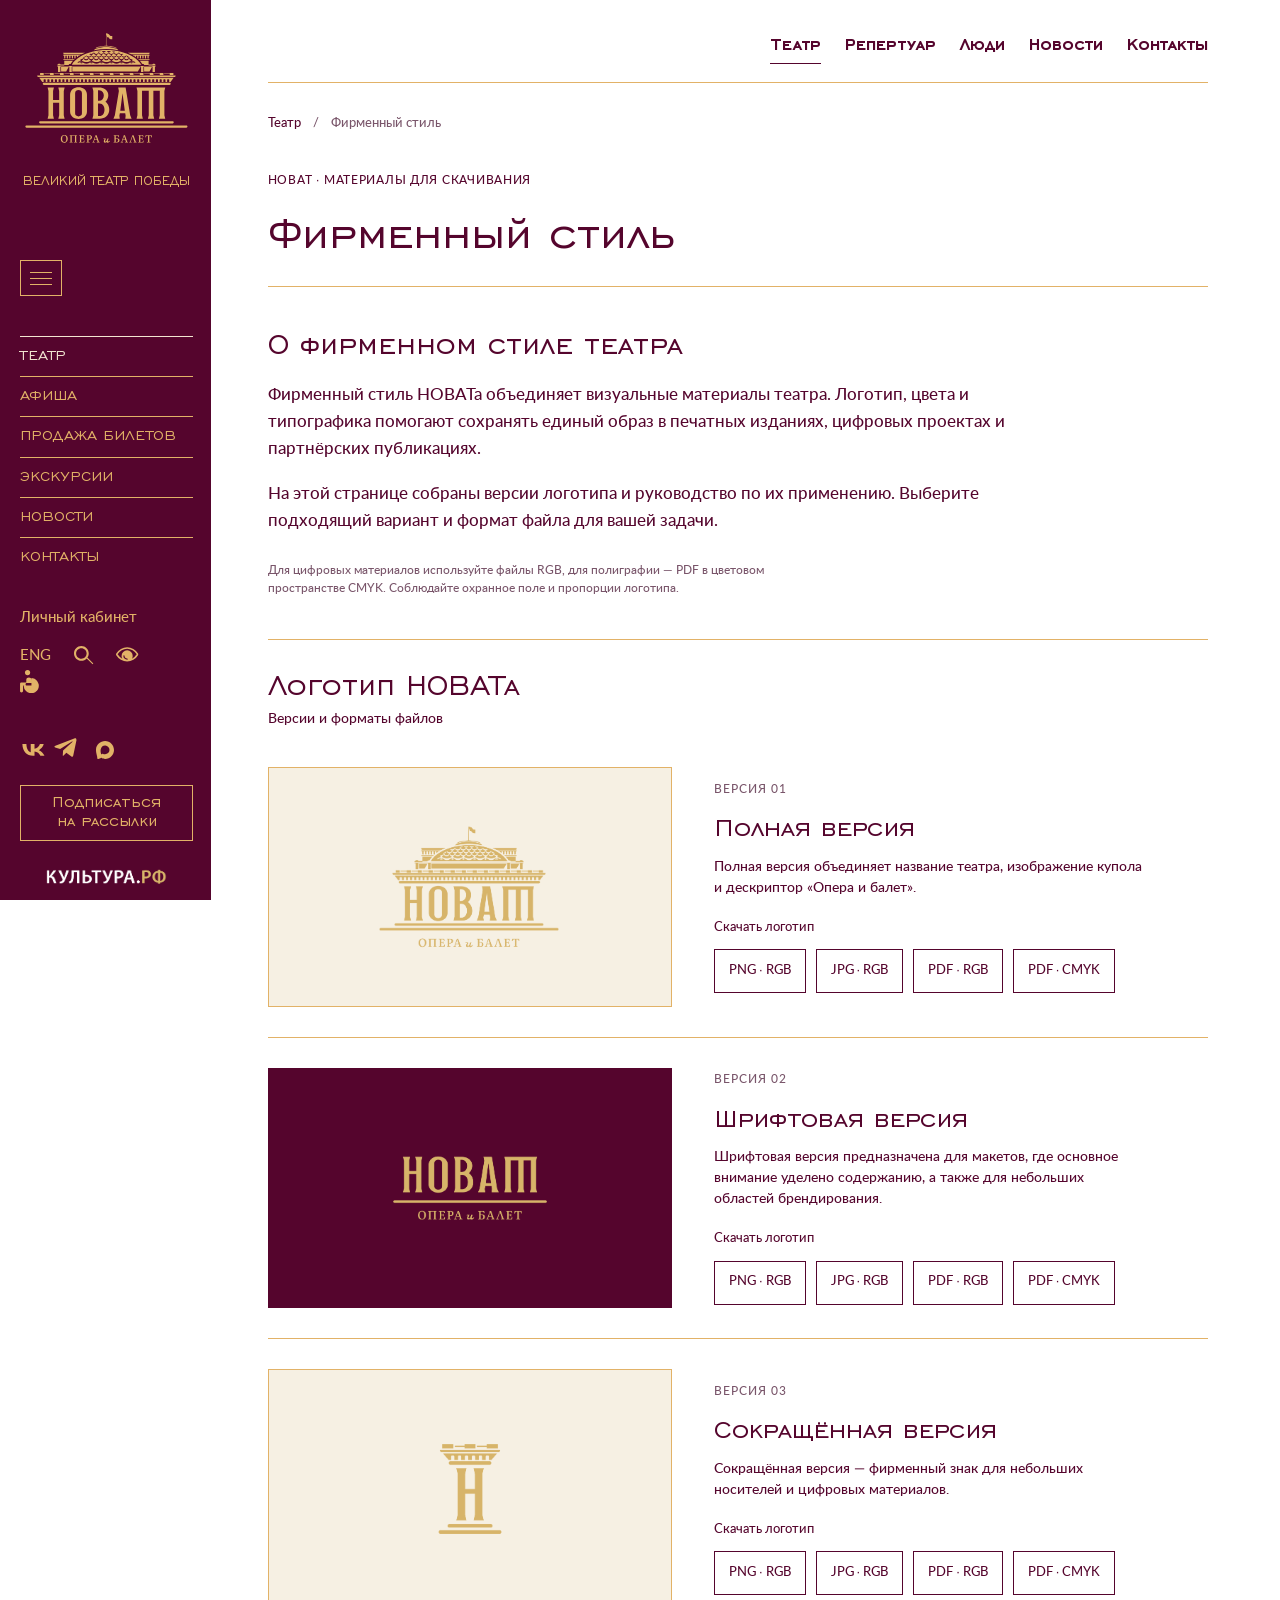
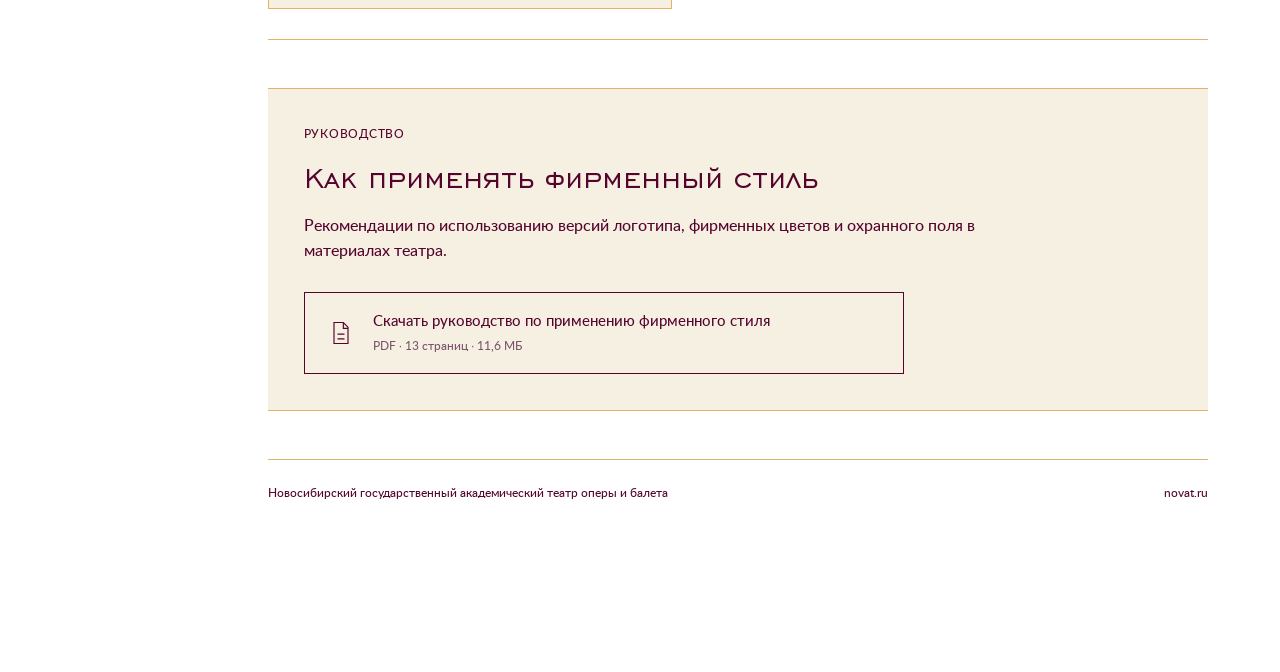
<file: brandbook.html>
<!doctype html>
<html lang="ru">
<head>
<meta charset="utf-8">
<meta name="viewport" content="width=device-width, initial-scale=1">
<title>Фирменный стиль — НОВАТ</title>
<link rel="icon" href="assets/favicon.svg">
<link rel="stylesheet" href="assets/theatre/800eaabeda20300c.css">
<link rel="stylesheet" href="preview.css?v=brand-33">
<link rel="stylesheet" href="brandbook.css?v=3">
<link rel="stylesheet" href="newsletter.css?v=4">
</head>
<body class="brandbook-page">
<header class="brandbook-mobile-header">
  <button class="brandbook-menu-toggle" type="button" aria-label="Открыть меню" aria-controls="brandbook-menu" aria-expanded="false"><span></span><span></span><span></span></button>
  <a class="brandbook-mobile-logo" href="index.html" aria-label="НОВАТ — главная"><img src="assets/novat-brand-logo.svg" alt="НОВАТ"></a>
  <a class="brandbook-mobile-tickets" href="https://novat.ru/buy_now/" aria-label="Купить билеты"><svg viewBox="0 0 24 24" aria-hidden="true"><path d="M3 7h18v4a2 2 0 0 0 0 4v4H3v-4a2 2 0 0 0 0-4V7Z"/><path d="M15 7v2m0 2v2m0 2v2m0 2v0"/></svg></a>
</header>
<div class="pagewrap"><div class="container-fluid"><div class="row">
<aside class="aside-part  col-md-2 col-sm-2 col-xs-12">
          <div class="col-xs-4 col-md-12 mobile">
            <button type="button" class="btn menu-btn transp-btn"></button>
          </div>

<div class="col-xs-4 desktop">
    <a href="#" class="mobile btn transp-btn">
        <img src="assets/2bc4fafb020a5f4c.svg?v=brand-8" alt="">
        <span class="tickets__count tickets__count--absolute">0</span>
    </a>
</div>					<div class="logo col-md-12 col-sm-12 col-xs-4">
            <a href="#" title="Новосибирский Государственный Академический Театр Оперы и Балета">
              <img src="assets/novat-brand-logo.svg?v=brand-13" alt="Новосибирский Государственный Академический Театр Оперы и Балета">
            </a>
          </div>
          <div class="slogan desktop">ВЕЛИКИЙ ТЕАТР ПОБЕДЫ</div>
                              <div class="col-xs-4 col-md-12 desktop">
            <button type="button" class="btn menu-btn transp-btn"></button>
          </div>


<nav class="navigation desktop">
  <a href="#" class="navigation__link active">
    Театр	</a>
    <a href="#" class="navigation__link">
    Афиша	</a>
    <a href="#" class="navigation__link">
    Продажа билетов	</a>
    <a href="#" class="navigation__link">
    Экскурсии	</a>
    <a href="#" class="navigation__link">
    Новости	</a>
    <a href="#" class="navigation__link">
    Контакты	</a>
  </nav>                    <div class="additions desktop">

<a data-type="openPopUp" class="additions__link" href="#">Личный кабинет</a>
  <!-- <a data-action="openPopUp" data-type="openPopUp" class="additions__link" href="#">Личный кабинет</a> -->
                        <div class="aside-block">
                            <a href="#" class="additions__link">ENG</a>
                            <a href="#" class="additions__link search-icon"></a>
                            <div class="js-special-version button-special" id="sv_on" aria-label="Версия для слабовидящих">
                                <svg class="sidebar-pictogram sidebar-pictogram--eye" viewBox="0 -256 1850 1850" aria-hidden="true"><path d="M1664 576q-152 236-381 353 61-104 61-225 0-185-131.5-316.5Q1081 256 896 256T579.5 387.5Q448 519 448 704q0 121 61 225Q280 812 128 576q133-205 333.5-326.5T896 128q234 0 434.5 121.5T1664 576zm-720 384q0 20-14 34t-34 14q-125 0-214.5-89.5T592 704q0-20 14-34t34-14q20 0 34 14t14 34q0 86 61 147t147 61q20 0 34 14t14 34zm848-384q0-34-20-69-140-230-376.5-368.5T896 0Q633 0 396.5 139T20 507Q0 542 0 576t20 69q140 229 376.5 368T896 1152q263 0 499.5-139T1772 645q20-35 20-69z"></path></svg>
                            </div>
                            <a href="#" class="additions__link sidebar-accessibility" aria-label="Доступная среда"><svg class="sidebar-pictogram sidebar-pictogram--accessibility" viewBox="0 0 88 107" aria-hidden="true"><circle cx="35" cy="12" r="12"></circle><path d="M53 37c16 0 30 13 34 31 3 22-12 37-28 39-21 3-40-12-42-35H14v26c0 8-13 9-14 1V65c0-5 3-7 7-7h22V45c0-13 24-14 24 0v15H31c-7 0-7 12 0 12h22V48c17-2 31 14 31 31 0 15-12 27-27 29-17 2-34-9-39-25l9-3c4 12 15 20 27 19 12-1 21-11 21-23 0-15-10-27-22-28z"></path></svg></a>
                        </div>
                    </div>
                    <div class="socials desktop clearfix">
    <a class="socials__item pull-left" href="#" target="_blank" aria-label="ВКонтакте"><svg class="sidebar-pictogram sidebar-pictogram--vk" viewBox="0 0 24 24" aria-hidden="true"><path d="M12 19.2c-5.7 0-9.6-3.9-9.8-10.8h3.7c.1 5.1 2.3 7.2 4 7.6V8.4h3.5v4.3c2.1-.2 4.3-2.1 5-4.3h3.5c-.5 2.7-2.8 4.7-4.4 5.6 1.6.8 4.1 2.5 5.1 5.2h-3.8c-.8-2.1-2.9-3.7-5.4-3.9v3.9H12z"></path></svg></a>
    <a class="socials__item socials__item--tg pull-left" href="#" target="_blank" aria-label="Telegram"><svg class="sidebar-pictogram sidebar-pictogram--telegram" viewBox="0 0 24 24" aria-hidden="true"><path d="M21.8 4.1 18.7 19c-.2 1.1-.8 1.4-1.7.9l-4.7-3.5-2.3 2.2c-.3.3-.5.5-1 .5l.3-4.8 8.8-8c.4-.3-.1-.5-.6-.2L6.6 13 2 11.5c-1-.3-1-1 .2-1.5l18-6.9c.8-.3 1.6.2 1.3 1.5z"></path></svg></a>
    <a class="socials__item socials__item--max pull-left" href="#" target="_blank">
        <svg id="Layer_1" data-name="Layer 1" xmlns="http://www.w3.org/2000/svg" xmlns:xlink="http://www.w3.org/1999/xlink" viewBox="0 0 39.77 39.77">
          <defs>
            <style>
              .cls-1 {
                fill: none;
              }

              .cls-2 {
                fill-rule: evenodd;
              }

              .cls-3 {
                clip-path: url("#clippath");
              }
            </style>
            <clipPath id="clippath">
              <rect class="cls-1" width="39.77" height="39.77"></rect>
            </clipPath>
          </defs>
          <g class="cls-3">
            <path class="cls-2" d="M11.8,36.98c-.2-.14-.48-.1-.65.08-2.26,2.41-8.03,4.09-8.3.81,0-2.57-.58-4.74-1.21-7.13-.78-2.92-1.65-6.18-1.65-10.91C0,8.56,9.25.08,20.21.08s19.56,8.89,19.56,19.86-8.87,19.64-19.46,19.64c-3.76,0-5.58-.53-8.51-2.6ZM20.52,9.85c-5.2-.27-9.26,3.34-10.16,8.99-.74,4.68.57,10.38,1.7,10.67.48.12,1.62-.76,2.46-1.54.16-.15.39-.17.58-.06,1.3.8,2.78,1.39,4.4,1.48,5.34.28,10.07-3.9,10.35-9.24.28-5.34-3.99-10.01-9.33-10.29Z"></path>
          </g>
        </svg>
    </a>
 </div>
                                             <div class="subscribe">
                            <form action="#" method="POST" id="subscribe-form">
                                <input type="hidden" name="lang" value="ru">
                                <div class="form">
                                    Оставайтесь с нами на связи. Подпишитесь на новости НОВАТа                                    <div class="input">
                                        <input type="text" name="email" id="subscribe_email" class="form-control" placeholder="Ваш e-mail">
                                    </div>
                                    <button class="additions__link">Подписаться</button>
                                </div>
                            </form>
                        </div>
                        <a href="#" target="_blank" class="culture-logo" aria-label="Культура.РФ">
                            <img src="assets/culture-gold.png" alt="Культура.РФ">
                        </a>
                                    </aside>
<main class="main-content col-md-10 col-sm-10 col-xs-12">
<div class="brandbook-wrap">
<nav class="brandbook-top-nav" aria-label="Разделы театра">
<a href="theatre.html" class="is-active">Театр</a><a href="https://novat.ru/theatre/repertoire/">Репертуар</a><a href="https://novat.ru/theatre/company/">Люди</a><a href="https://novat.ru/news/">Новости</a><a href="https://novat.ru/theatre/contacts/">Контакты</a>
</nav>
<nav class="brandbook-breadcrumb" aria-label="Хлебные крошки"><a href="theatre.html">Театр</a><span aria-hidden="true">/</span><span aria-current="page">Фирменный стиль</span></nav>
<div class="brandbook-heading"><p class="brandbook-eyebrow">НОВАТ · Материалы для скачивания</p><h1>Фирменный стиль</h1></div>
<section class="brandbook-intro" aria-labelledby="about-title">
<h2 id="about-title">О фирменном стиле театра</h2>
<p>Фирменный стиль НОВАТа объединяет визуальные материалы театра. Логотип, цвета и типографика помогают сохранять единый образ в печатных изданиях, цифровых проектах и партнёрских публикациях.</p>
<p>На этой странице собраны версии логотипа и руководство по их применению. Выберите подходящий вариант и формат файла для вашей задачи.</p>
<p class="brandbook-draft-note">Для цифровых материалов используйте файлы RGB, для полиграфии — PDF в цветовом пространстве CMYK. Соблюдайте охранное поле и пропорции логотипа.</p>
</section>
<section class="brandbook-logos" aria-labelledby="logos-title">
<div class="brandbook-section-heading"><h2 id="logos-title">Логотип НОВАТа</h2><p>Версии и форматы файлов</p></div>
<article class="brandbook-logo-row">
<figure class="brandbook-logo-preview brandbook-logo-preview--light"><img src="assets/brandbook/novat-logo-1-rgb.png" alt="Логотип НОВАТа — полная версия"></figure>
<div class="brandbook-logo-details"><p class="brandbook-version">Версия 01</p><h3>Полная версия</h3><p class="brandbook-logo-description">Полная версия объединяет название театра, изображение купола и дескриптор «Опера и балет».</p><p class="brandbook-file-caption">Скачать логотип</p>
<div class="brandbook-downloads"><a class="brandbook-download" href="assets/brandbook/novat-logo-1-rgb.png" download="NOVAT-logo-1-rgb.png">PNG · RGB</a><a class="brandbook-download" href="assets/brandbook/novat-logo-1-rgb.jpg" download="NOVAT-logo-1-rgb.jpg">JPG · RGB</a><a class="brandbook-download" href="assets/brandbook/novat-logo-1-rgb.pdf" download="NOVAT-logo-1-rgb.pdf">PDF · RGB</a><a class="brandbook-download" href="assets/brandbook/novat-logo-1-cmyk.pdf" download="NOVAT-logo-1-cmyk.pdf">PDF · CMYK</a></div>
</div></article>
<article class="brandbook-logo-row">
<figure class="brandbook-logo-preview brandbook-logo-preview--burgundy"><img src="assets/brandbook/novat-logo-2-rgb.png" alt="Логотип НОВАТа — шрифтовая версия"></figure>
<div class="brandbook-logo-details"><p class="brandbook-version">Версия 02</p><h3>Шрифтовая версия</h3><p class="brandbook-logo-description">Шрифтовая версия предназначена для макетов, где основное внимание уделено содержанию, а также для небольших областей брендирования.</p><p class="brandbook-file-caption">Скачать логотип</p>
<div class="brandbook-downloads"><a class="brandbook-download" href="assets/brandbook/novat-logo-2-rgb.png" download="NOVAT-logo-2-rgb.png">PNG · RGB</a><a class="brandbook-download" href="assets/brandbook/novat-logo-2-rgb.jpg" download="NOVAT-logo-2-rgb.jpg">JPG · RGB</a><a class="brandbook-download" href="assets/brandbook/novat-logo-2-rgb.pdf" download="NOVAT-logo-2-rgb.pdf">PDF · RGB</a><a class="brandbook-download" href="assets/brandbook/novat-logo-2-cmyk.pdf" download="NOVAT-logo-2-cmyk.pdf">PDF · CMYK</a></div>
</div></article>
<article class="brandbook-logo-row">
<figure class="brandbook-logo-preview brandbook-logo-preview--light"><img src="assets/brandbook/novat-logo-3-rgb.png" alt="Логотип НОВАТа — сокращённая версия"></figure>
<div class="brandbook-logo-details"><p class="brandbook-version">Версия 03</p><h3>Сокращённая версия</h3><p class="brandbook-logo-description">Сокращённая версия — фирменный знак для небольших носителей и цифровых материалов.</p><p class="brandbook-file-caption">Скачать логотип</p>
<div class="brandbook-downloads"><a class="brandbook-download" href="assets/brandbook/novat-logo-3-rgb.png" download="NOVAT-logo-3-rgb.png">PNG · RGB</a><a class="brandbook-download" href="assets/brandbook/novat-logo-3-rgb.jpg" download="NOVAT-logo-3-rgb.jpg">JPG · RGB</a><a class="brandbook-download" href="assets/brandbook/novat-logo-3-rgb.pdf" download="NOVAT-logo-3-rgb.pdf">PDF · RGB</a><a class="brandbook-download" href="assets/brandbook/novat-logo-3-cmyk.pdf" download="NOVAT-logo-3-cmyk.pdf">PDF · CMYK</a></div>
</div></article>
</section>
<section class="brandbook-guide" aria-labelledby="guide-title">
<div class="brandbook-guide-copy"><p class="brandbook-eyebrow">Руководство</p><h2 id="guide-title">Как применять фирменный стиль</h2><p>Рекомендации по использованию версий логотипа, фирменных цветов и охранного поля в материалах театра.</p></div>
<a class="brandbook-guide-download" href="assets/brandbook/novat-brand-guidelines.pdf" download="Руководство по применению фирменного стиля НОВАТ.pdf"><svg viewBox="0 0 24 24" aria-hidden="true"><path d="M6 3h8l4 4v14H6V3Zm8 0v5h4M9 13h6m-6 4h6"/></svg><span>Скачать руководство по применению фирменного стиля<small>PDF · 13 страниц · 11,6 МБ</small></span></a>
</section>
<footer class="brandbook-footer"><p>Новосибирский государственный академический театр оперы и балета</p><a href="https://novat.ru/">novat.ru</a></footer>
</div>
</main></div></div></div>
<dialog id="brandbook-menu" class="brandbook-mobile-menu" aria-label="Меню НОВАТа"><div class="brandbook-menu-head"><img src="assets/novat-brand-logo.svg" alt="НОВАТ"><button type="button" class="brandbook-menu-close" aria-label="Закрыть меню">×</button></div><nav aria-label="Основная навигация"><a href="theatre.html">Театр</a><a href="index.html">Афиша</a><a href="https://novat.ru/buy_now/">Продажа билетов</a><a href="https://novat.ru/excursion/">Экскурсии</a><a href="https://novat.ru/news/">Новости</a><a href="https://novat.ru/theatre/contacts/">Контакты</a></nav><p>ВЕЛИКИЙ ТЕАТР ПОБЕДЫ</p></dialog>
<script src="brandbook.js"></script><script src="newsletter.js?v=4"></script>
</body></html>
</file>
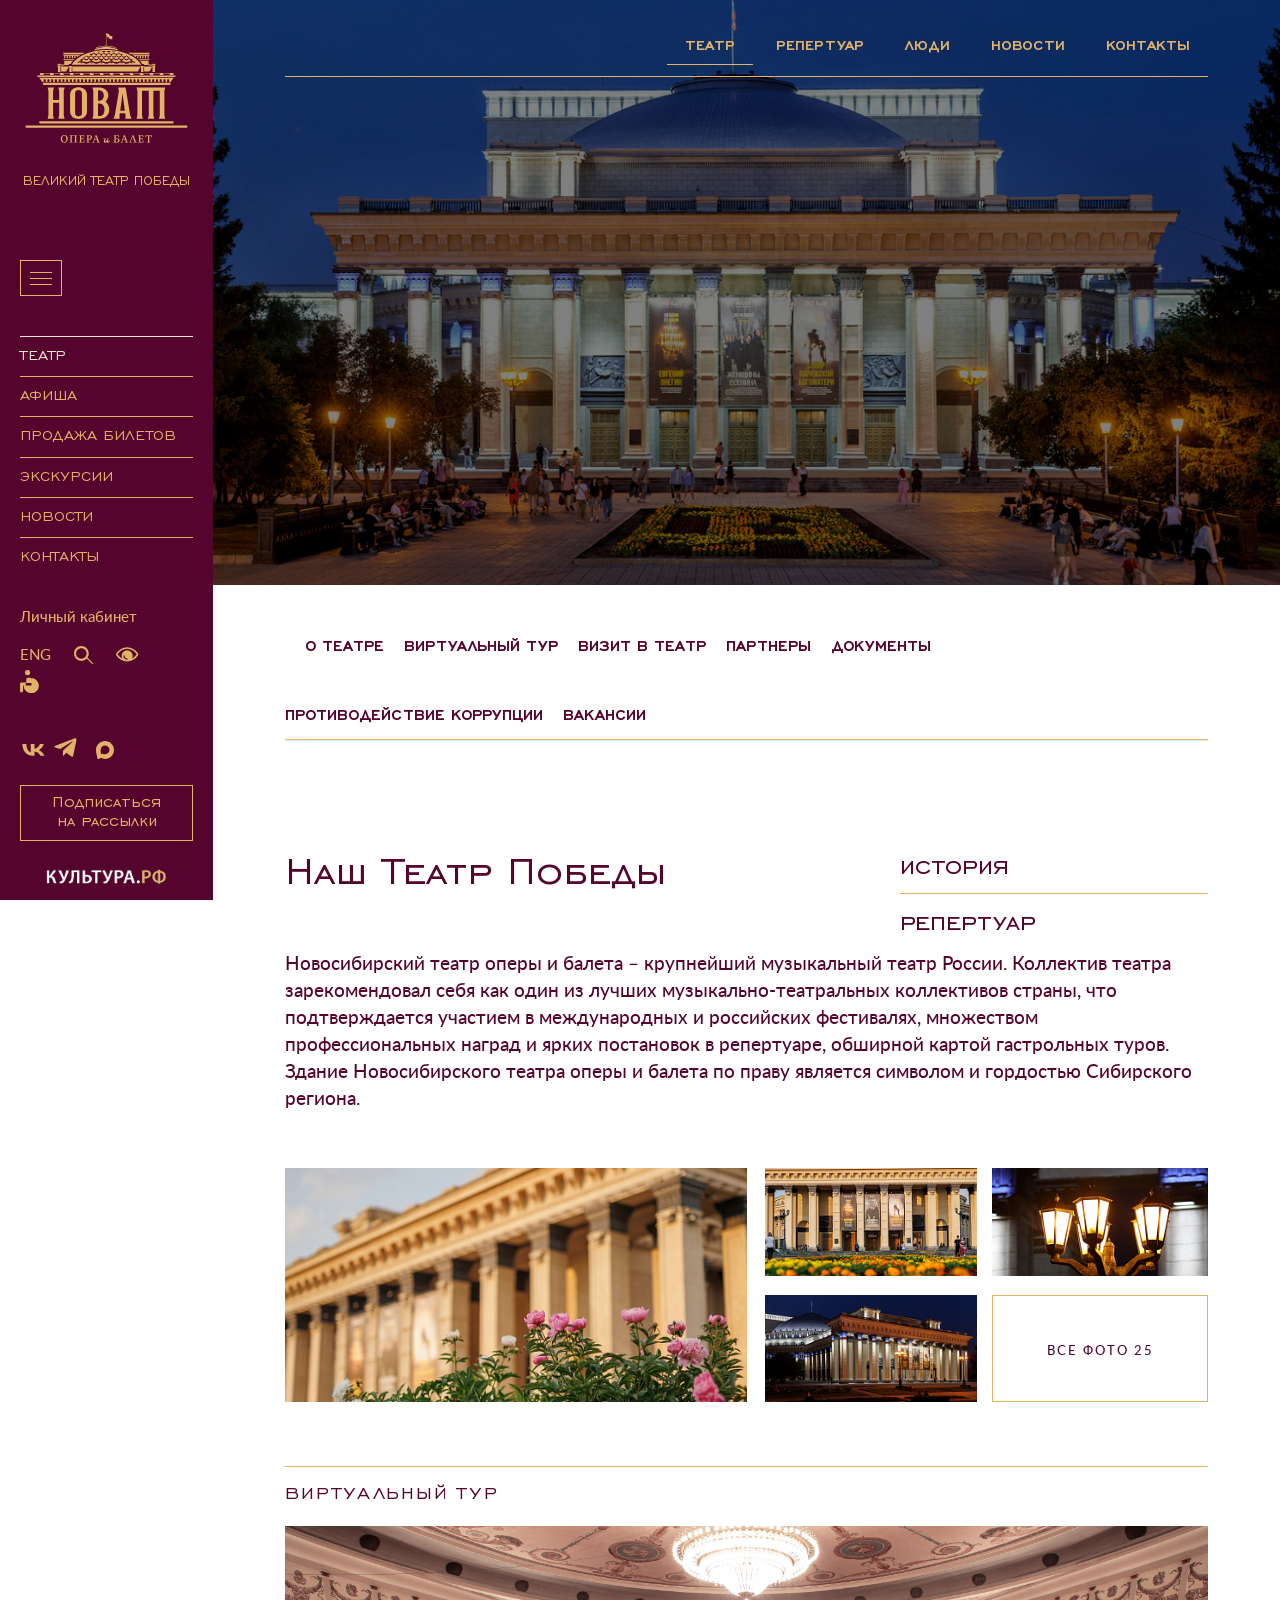
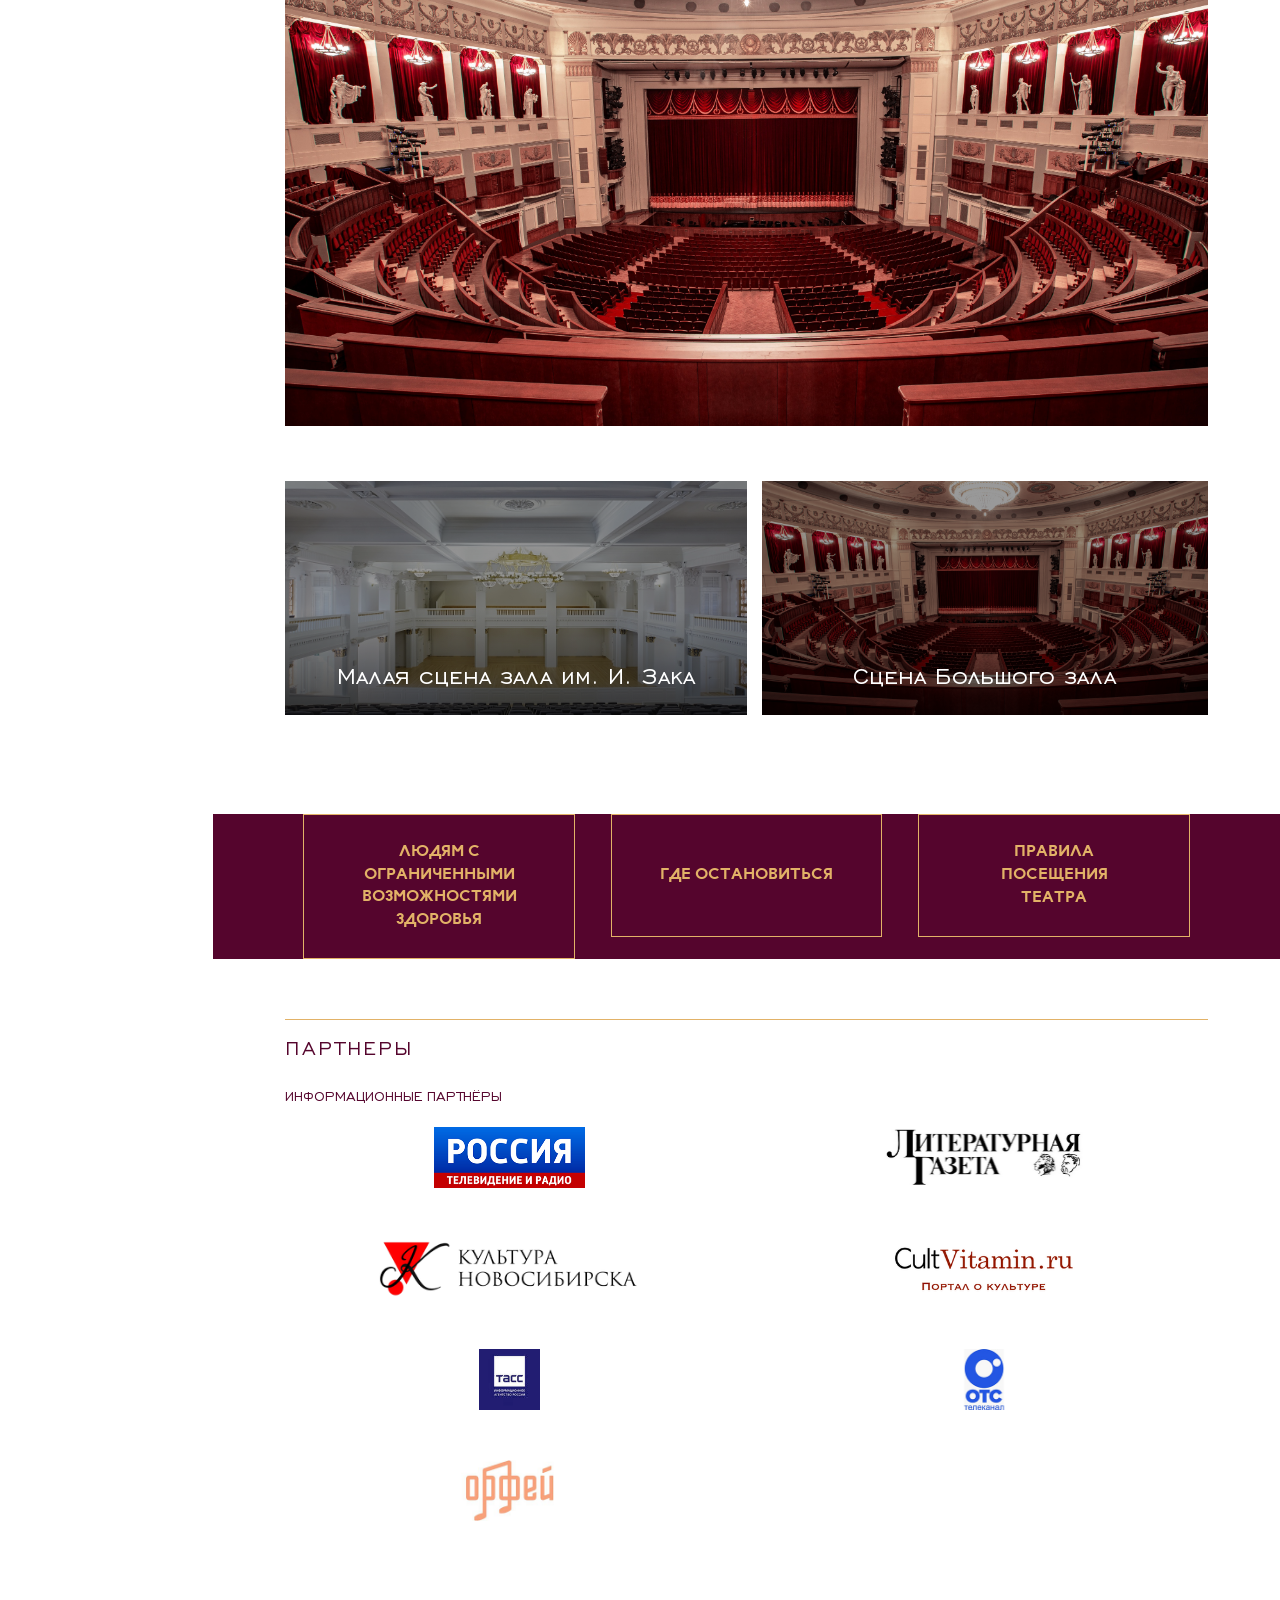
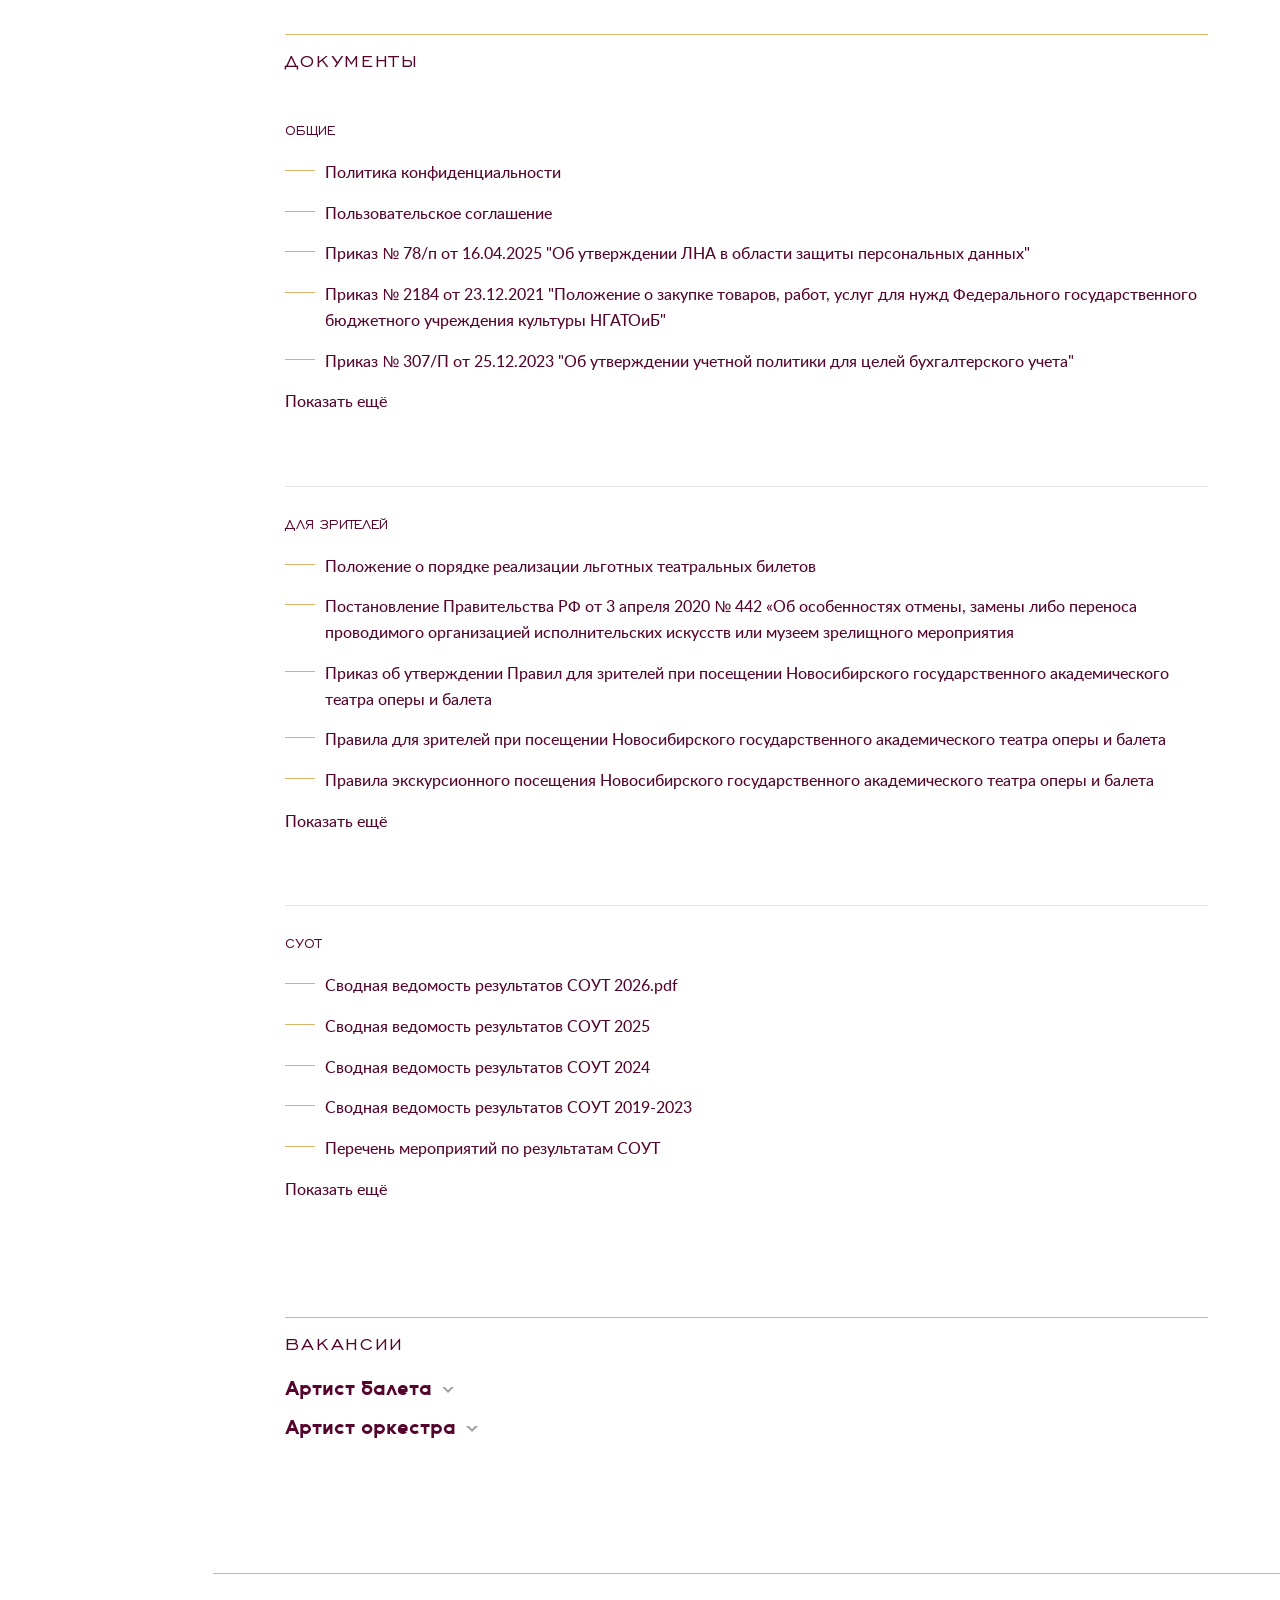
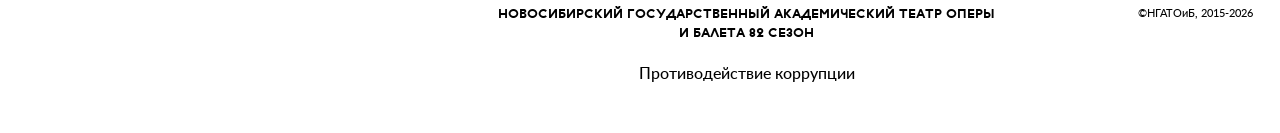
<file: theatre.html>
<!DOCTYPE html>
<html lang="ru"><head>
    <meta http-equiv="X-UA-Compatible" content="IE=edge">
    <meta name="apple-app" content="app-id=1585358469">
    <meta name="google-play-app" content="app-id=novat.app">
    <meta name="viewport" content="width=1440">

















        <title>О театре | НОВАТ - Новосибирский академический театр оперы и балета.</title>





        <!--[if lte IE 9]>
                <link href="/local/templates/novat/css/ie11.css" rel="stylesheet">
    <![endif]-->
    <!--[if lte IE 8]>
    <link href="/local/templates/novat/css/ie8.css" rel="stylesheet">
        <![endif]-->


    <meta http-equiv="Content-Type" content="text/html; charset=UTF-8">
<meta name="keywords" content="НОВАТ, Новосибирский Государственный Академический театр оперы и балета, НОВАТ, Новосибирский театр оперы и балета, оперный театр, театр оперы и балета">
<meta name="description" content="Новосибирскй академический театр оперы и балета, один из лучших музыкально-театральных коллективов страны, был открыт в 1945 году.">
























<link rel="icon" href="assets/favicon.svg?v=brand-26" type="image/svg+xml">
<link rel="stylesheet" href="assets/theatre/800eaabeda20300c.css">
<link rel="stylesheet" href="preview.css?v=brand-31">
<link rel="stylesheet" href="theatre.css?v=3">
<link rel="stylesheet" href="newsletter.css?v=4">
</head>
<body class="theatre-preview">



<div class="pagewrap ">
    <div class="container-fluid">
        <div class="row">
                            <aside class="aside-part  col-md-2 col-sm-2 col-xs-12">
          <div class="col-xs-4 col-md-12 mobile">
            <button type="button" class="btn menu-btn transp-btn"></button>
          </div>

<div class="col-xs-4 desktop">
    <a href="#" class="mobile btn transp-btn">
        <img src="assets/2bc4fafb020a5f4c.svg?v=brand-8" alt="">
        <span class="tickets__count tickets__count--absolute">0</span>
    </a>
</div>					<div class="logo col-md-12 col-sm-12 col-xs-4">
            <a href="#" title="Новосибирский Государственный Академический Театр Оперы и Балета">
              <img src="assets/novat-brand-logo.svg?v=brand-13" alt="Новосибирский Государственный Академический Театр Оперы и Балета">
            </a>
          </div>
          <div class="slogan desktop">ВЕЛИКИЙ ТЕАТР ПОБЕДЫ</div>
                              <div class="col-xs-4 col-md-12 desktop">
            <button type="button" class="btn menu-btn transp-btn"></button>
          </div>


<nav class="navigation desktop">
  <a href="#" class="navigation__link active">
    Театр	</a>
    <a href="#" class="navigation__link">
    Афиша	</a>
    <a href="#" class="navigation__link">
    Продажа билетов	</a>
    <a href="#" class="navigation__link">
    Экскурсии	</a>
    <a href="#" class="navigation__link">
    Новости	</a>
    <a href="#" class="navigation__link">
    Контакты	</a>
  </nav>                    <div class="additions desktop">

<a data-type="openPopUp" class="additions__link" href="#">Личный кабинет</a>
  <!-- <a data-action="openPopUp" data-type="openPopUp" class="additions__link" href="#">Личный кабинет</a> -->
                        <div class="aside-block">
                            <a href="#" class="additions__link">ENG</a>
                            <a href="#" class="additions__link search-icon"></a>
                            <div class="js-special-version button-special" id="sv_on" aria-label="Версия для слабовидящих">
                                <svg class="sidebar-pictogram sidebar-pictogram--eye" viewBox="0 -256 1850 1850" aria-hidden="true"><path d="M1664 576q-152 236-381 353 61-104 61-225 0-185-131.5-316.5Q1081 256 896 256T579.5 387.5Q448 519 448 704q0 121 61 225Q280 812 128 576q133-205 333.5-326.5T896 128q234 0 434.5 121.5T1664 576zm-720 384q0 20-14 34t-34 14q-125 0-214.5-89.5T592 704q0-20 14-34t34-14q20 0 34 14t14 34q0 86 61 147t147 61q20 0 34 14t14 34zm848-384q0-34-20-69-140-230-376.5-368.5T896 0Q633 0 396.5 139T20 507Q0 542 0 576t20 69q140 229 376.5 368T896 1152q263 0 499.5-139T1772 645q20-35 20-69z"></path></svg>
                            </div>
                            <a href="#" class="additions__link sidebar-accessibility" aria-label="Доступная среда"><svg class="sidebar-pictogram sidebar-pictogram--accessibility" viewBox="0 0 88 107" aria-hidden="true"><circle cx="35" cy="12" r="12"></circle><path d="M53 37c16 0 30 13 34 31 3 22-12 37-28 39-21 3-40-12-42-35H14v26c0 8-13 9-14 1V65c0-5 3-7 7-7h22V45c0-13 24-14 24 0v15H31c-7 0-7 12 0 12h22V48c17-2 31 14 31 31 0 15-12 27-27 29-17 2-34-9-39-25l9-3c4 12 15 20 27 19 12-1 21-11 21-23 0-15-10-27-22-28z"></path></svg></a>
                        </div>
                    </div>
                    <div class="socials desktop clearfix">
    <a class="socials__item pull-left" href="#" target="_blank" aria-label="ВКонтакте"><svg class="sidebar-pictogram sidebar-pictogram--vk" viewBox="0 0 24 24" aria-hidden="true"><path d="M12 19.2c-5.7 0-9.6-3.9-9.8-10.8h3.7c.1 5.1 2.3 7.2 4 7.6V8.4h3.5v4.3c2.1-.2 4.3-2.1 5-4.3h3.5c-.5 2.7-2.8 4.7-4.4 5.6 1.6.8 4.1 2.5 5.1 5.2h-3.8c-.8-2.1-2.9-3.7-5.4-3.9v3.9H12z"></path></svg></a>
    <a class="socials__item socials__item--tg pull-left" href="#" target="_blank" aria-label="Telegram"><svg class="sidebar-pictogram sidebar-pictogram--telegram" viewBox="0 0 24 24" aria-hidden="true"><path d="M21.8 4.1 18.7 19c-.2 1.1-.8 1.4-1.7.9l-4.7-3.5-2.3 2.2c-.3.3-.5.5-1 .5l.3-4.8 8.8-8c.4-.3-.1-.5-.6-.2L6.6 13 2 11.5c-1-.3-1-1 .2-1.5l18-6.9c.8-.3 1.6.2 1.3 1.5z"></path></svg></a>
    <a class="socials__item socials__item--max pull-left" href="#" target="_blank">
        <svg id="Layer_1" data-name="Layer 1" xmlns="http://www.w3.org/2000/svg" xmlns:xlink="http://www.w3.org/1999/xlink" viewBox="0 0 39.77 39.77">
          <defs>
            <style>
              .cls-1 {
                fill: none;
              }

              .cls-2 {
                fill-rule: evenodd;
              }

              .cls-3 {
                clip-path: url("#clippath");
              }
            </style>
            <clipPath id="clippath">
              <rect class="cls-1" width="39.77" height="39.77"></rect>
            </clipPath>
          </defs>
          <g class="cls-3">
            <path class="cls-2" d="M11.8,36.98c-.2-.14-.48-.1-.65.08-2.26,2.41-8.03,4.09-8.3.81,0-2.57-.58-4.74-1.21-7.13-.78-2.92-1.65-6.18-1.65-10.91C0,8.56,9.25.08,20.21.08s19.56,8.89,19.56,19.86-8.87,19.64-19.46,19.64c-3.76,0-5.58-.53-8.51-2.6ZM20.52,9.85c-5.2-.27-9.26,3.34-10.16,8.99-.74,4.68.57,10.38,1.7,10.67.48.12,1.62-.76,2.46-1.54.16-.15.39-.17.58-.06,1.3.8,2.78,1.39,4.4,1.48,5.34.28,10.07-3.9,10.35-9.24.28-5.34-3.99-10.01-9.33-10.29Z"></path>
          </g>
        </svg>
    </a>
 </div>
                                             <div class="subscribe">
                            <form action="#" method="POST" id="subscribe-form">
                                <input type="hidden" name="lang" value="ru">
                                <div class="form">
                                    Оставайтесь с нами на связи. Подпишитесь на новости НОВАТа                                    <div class="input">
                                        <input type="text" name="email" id="subscribe_email" class="form-control" placeholder="Ваш e-mail">
                                    </div>
                                    <button class="additions__link">Подписаться</button>
                                </div>
                            </form>
                        </div>
                        <a href="#" target="_blank" class="culture-logo" aria-label="Культура.РФ">
                            <img src="assets/culture-gold.png" alt="Культура.РФ">
                        </a>
                                    </aside>
                <div class="main-content  col-md-10 col-sm-10 col-xs-12">
                                            <div class="site-message"></div>
                                        <div class="wrap ">
                                      <div class="top-banner top-banner--big desktop">
    <img src="assets/theatre/217c68b1c159c9d0.jpg" alt="О театре - НОВАТ - фото №1" class="object-fit object-fit--new">
  </div>
  <div class="afisha-header">
    <div class="navbar-top navbar-top--white navbar-top--margin-bot">
            <a href="/theatre/theatre/" class="navbar-top__link navbar-top__link--white active">Театр</a>
            <a href="/theatre/repertoire/" class="navbar-top__link navbar-top__link--white">Репертуар</a>
            <a href="/theatre/company/" class="navbar-top__link navbar-top__link--white">Люди</a>
            <a href="/news/" class="navbar-top__link navbar-top__link--white">Новости</a>
            <a href="/theatre/contacts/" class="navbar-top__link navbar-top__link--white">Контакты</a>
    </div>	</div>

  <div class="top-menu top-menu--center c-top-menu" id="navbar-example">
    <div class="nav nav-tabs row" role="tablist">
            <a href="#theatre" class="top-menu__link top-menu__link--small  c-anchor-link">О театре</a>
            <a href="#tour" class="top-menu__link top-menu__link--small  c-anchor-link">Виртуальный тур</a>
            <a href="#visit" class="top-menu__link top-menu__link--small  c-anchor-link">Визит в театр</a>
            <a href="#partners" class="top-menu__link top-menu__link--small  c-anchor-link">Партнеры</a>
            <a href="#doc" class="top-menu__link top-menu__link--small  c-anchor-link">Документы</a>
            <a href="https://novat.ru/protivodeystvie-korruptsii/" class="top-menu__link top-menu__link--small ">Противодействие коррупции</a>
            <a href="#vacancies" class="top-menu__link top-menu__link--small  c-anchor-link">Вакансии</a>
        </div>
</div>
  <div id="theatre" class="bl-margin-top row">
    <div class="col-md-8 col-sm-8 col-xs-12">
      <span class="top-text">Наш Театр Победы</span>
      <!-- <span class="bottom-text">тезис Мейерхольда вновь актуален</span> -->
    </div>
    <div class="right-bl col-md-4 col-sm-4 col-xs-12">
      <a href="history/" class="theatre-link">история</a>
      <hr class="link-razd">
      <a href="/theatre/repertoire/" class="theatre-link">репертуар</a>
    </div>
  </div>

<div class="row text-article text-article--black"> Новосибирский театр оперы и балета – крупнейший музыкальный театр России. Коллектив театра зарекомендовал себя как один из лучших музыкально-театральных коллективов страны, что подтверждается участием в международных и российских фестивалях, множеством профессиональных наград и ярких постановок в репертуаре, обширной картой гастрольных туров. Здание Новосибирского театра оперы и балета по праву является символом и гордостью Сибирского региона. </div>

  <div class="bl-foto">
    <div class="row">
      <div class="col-md-6 col-sm-6 col-xs-12">
        <div class="img-wrap img-wrap--big">
                              <img src="assets/theatre/ff1a1a1a8b2135ac.jpg" class="object-fit" alt="О театре - НОВАТ - Фото №1">
        </div>
      </div>
      <div class="col-md-6 col-sm-6 col-xs-12">
        <div class="col-md-6 col-sm-6 col-xs-6">
          <div class="img-wrap padding padding--right">
                                    <img src="assets/theatre/b95bfcc22f73ec09.jpg" class="object-fit" alt="О театре - НОВАТ - Фото №2">
          </div>
          <div class="img-wrap padding padding--right">
                                    <img src="assets/theatre/7535ddb844362b99.jpg" class="object-fit" alt="О театре - НОВАТ - Фото №3">
          </div>
        </div>
        <div class="col-md-6 col-sm-6 col-xs-6">
          <div class="img-wrap padding padding--left">
                                    <img src="assets/theatre/d60211a7bf8ab6eb.JPG" class="object-fit" alt="О театре - НОВАТ - Фото №4">
          </div>
          <div class="img-wrap padding padding--left">
            <div class="bl-link row">
                          <a href="#">Все фото 25</a>
            </div>
          </div>
        </div>
      </div>
    </div>
  </div>


  <div class="bl-foto">
    <h4 id="tour" class="subtitle subtitle--big">Виртуальный тур</h4>
        <div class="row">
          <style type="text/css">
        div#container { height: 500px; width: 100%; margin: 0 auto; }
        div#tourDIV {
          height:100%;
          position:relative;
          overflow:hidden;
        }
        div#panoDIV {
          height:100%;
          position:relative;
          overflow:hidden;
          -webkit-user-select: none;
          -khtml-user-select: none;
          -moz-user-select: none;
          -o-user-select: none;
          user-select: none;
        }
      </style>
      <style type="text/css">
        div#panoDIV.cursorMoveMode {
          cursor: move;
          cursor: url(/upload/tour/graphics/cursors_move_html5.cur), move;
        }
        div#panoDIV.cursorDragMode {
          cursor: grab;
          cursor: -moz-grab;
          cursor: -webkit-grab;
          cursor: url(/upload/tour/graphics/cursors_drag_html5.cur), default;
        }
      </style>
                <div id="container">
        <div id="tourDIV">
          <div id="panoDIV"><img src="assets/theatre/df0c6e2d34b583c6.jpg" alt="Виртуальный тур — Большой зал НОВАТа" class="theatre-tour-still"></div>

                            </div>
      </div>
        </div>
    </div>
  <div class="bl-foto">
        <div class="row">
            <a href="/theatre/theatre/concert-hall" class="col-md-6 col-sm-6 col-xs-12">
                <div class="img-wrap img-wrap--big">
                    <div class="img-wrap--with-substrate img-wrap--big has-gradient">
                        <div class="has-substrate"></div>
                        <img src="assets/theatre/dcf4f7e2011bcbf5.jpg" alt="О театре - НОВАТ - фото №3" class="object-fit">
                        <div class="img-title">Малая сцена зала им. И. Зака</div>
                    </div>
                </div>
            </a>
            <a href="/theatre/theatre/large-hall" class="col-md-6 col-sm-6 col-xs-12">
                <div class="img-wrap img-wrap--big padding--left">
                    <div class="img-wrap--with-substrate img-wrap--big has-gradient">
                        <div class="has-substrate"></div>
                        <img src="assets/theatre/df0c6e2d34b583c6.jpg" alt="О театре - НОВАТ - фото №4" class="object-fit">
                        <div class="img-title">Сцена Большого зала</div>
                    </div>
                </div>
            </a>
        </div>
    </div>
  <div id="visit" class="big-block full-page">
    <div class="big-block__link">
      <div class="row">
        <div class="link-block-item col-md-4 col-sm-4 col-xs-12">
          <a href="disabled-access/" class="link-block">Людям с ограниченными возможностями здоровья</a>
        </div>
        <div class="link-block-item col-md-4 col-sm-4 col-xs-12">
          <a href="hotels/" class="link-block">Где остановиться</a>
        </div>
        <div class="link-block-item col-md-4 col-sm-4 col-xs-12">
          <a href="theatre-regulations/" class="link-block">Правила посещения театра</a>
        </div>
      </div>
    </div>
  </div>
  <div class="text-article text-article--black">

<h4 id="partners" class="subtitle subtitle--big">Партнеры</h4>


  <div class="subtitle-small subtitle-small--middle">Информационные партнёры</div>
    <div class="info-block">
      <div class="info-block__group row">

        <div class="col-md-6 col-sm-6 col-xs-12 custom-column margin-bottom">
          <div class="info-block__logo">
                          <a href="https://vgtrk.ru/tvkultura">
                          <img src="assets/theatre/08bf9b829a93ca00.png" alt="Партнеры Телеканал РОССИЯ - НОВАТ">
                          </a>
                      </div>
        </div>

        <div class="col-md-6 col-sm-6 col-xs-12 custom-column margin-bottom">
          <div class="info-block__logo">
                          <a href="https://lgz.ru/">
                          <img src="assets/theatre/7719f4a5e0f4a5ff.png" alt="Партнеры Литературная газета - НОВАТ">
                          </a>
                      </div>
        </div>
                  </div>
          <div class="info-block__group row">

        <div class="col-md-6 col-sm-6 col-xs-12 custom-column margin-bottom">
          <div class="info-block__logo">
                          <a href="https://kulturansk.ru">
                          <img src="assets/theatre/82d8ecffbff706ee.png" alt="Партнеры Культура Новосибирска - НОВАТ">
                          </a>
                      </div>
        </div>

        <div class="col-md-6 col-sm-6 col-xs-12 custom-column margin-bottom">
          <div class="info-block__logo">
                          <a href="https://cultvitamin.ru/">
                          <img src="assets/theatre/bb970fdc10990443.png" alt="Партнеры CultVitamin - НОВАТ">
                          </a>
                      </div>
        </div>
                  </div>
          <div class="info-block__group row">

        <div class="col-md-6 col-sm-6 col-xs-12 custom-column margin-bottom">
          <div class="info-block__logo">
                          <a href="https://tass.ru/">
                          <img src="assets/theatre/7e4affcf8a9b917e.jpg" alt="Партнеры ТАСС - НОВАТ">
                          </a>
                      </div>
        </div>

        <div class="col-md-6 col-sm-6 col-xs-12 custom-column margin-bottom">
          <div class="info-block__logo">
                          <a href="https://otstv.ru/">
                          <img src="assets/theatre/1f73435e95dbe01e.png" alt="Партнеры ОТС - НОВАТ">
                          </a>
                      </div>
        </div>
                  </div>
          <div class="info-block__group row">

        <div class="col-md-6 col-sm-6 col-xs-12 custom-column margin-bottom">
          <div class="info-block__logo">
                          <a href="https://orpheusradio.ru/">
                          <img src="assets/theatre/afb6ecc48f478dcb.png" alt="Партнеры Радио Орфей - НОВАТ">
                          </a>
                      </div>
        </div>
                    </div>
    </div>

  </div>


  <h4 id="doc" class="subtitle subtitle--big">Документы</h4>
  <div class="row">
          <div class="subtitle-small subtitle-small--middle">
        <span>Общие</span>
      </div>
      <div class="info-block">
        <ul>
                      <li><a class="info-block__link" href="/upload/iblock/a8f/5u0n3myyafdvpia2kq6ybc251g2kff50/Политика конфиденциальности.pdf">Политика конфиденциальности</a></li>
                      <li><a class="info-block__link" href="/upload/iblock/c49/xw8jatmalq3zj6ro3kc0mz3hud44ef8r/Пользовательское соглашение.pdf">Пользовательское соглашение</a></li>
                      <li><a class="info-block__link" href="/upload/iblock/c9f/cn7fzg103nfxo8swdl34i75cigjnohvt/Приказ 78п от 16.04.2025.pdf">Приказ № 78/п от 16.04.2025 "Об утверждении ЛНА в области защиты персональных данных"</a></li>
                      <li><a class="info-block__link" href="/upload/iblock/dee/dgn7cpd99znjp9yl1mfvqlj8ewp7x2se/Положение о закупках НГАТОиБ с изменениями (1).pdf">Приказ № 2184 от 23.12.2021  "Положение о закупке товаров, работ, услуг для нужд Федерального государственного бюджетного учреждения культуры НГАТОиБ"</a></li>
                      <li><a class="info-block__link" href="/upload/iblock/bf5/17e9gvhp1700fixajgysssywgbg8ns33/Приказ 307п от 25.12.2023г.pdf">Приказ № 307/П от 25.12.2023 "Об утверждении учетной политики для целей бухгалтерского учета"</a></li>
                  </ul>
        <a class="info-block__link--expand" href="/documents/general/">Показать ещё</a>
      </div>
          <div class="subtitle-small subtitle-small--middle">
        <span>Для зрителей</span>
      </div>
      <div class="info-block">
        <ul>
                      <li><a class="info-block__link" href="/upload/iblock/88e/b4efjb1fytnjx3gcn36chbnx8jlwxn2f/Положение о порядке реализации льготных театральных билетов (1).pdf">Положение о порядке реализации льготных театральных билетов</a></li>
                      <li><a class="info-block__link" href="/upload/iblock/9b7/Postanovleniye Pravitelstva RF ot 3 aprelya.pdf">Постановление Правительства РФ от 3 апреля 2020 № 442 «Об особенностях отмены, замены либо переноса проводимого организацией исполнительских искусств или музеем зрелищного мероприятия</a></li>
                      <li><a class="info-block__link" href="/upload/iblock/6bf/txfdtoxy3q811bvxlcbaoomvxi8o8zy0/Приказ № 133п от 03.06.2025 - правила для зрителей.pdf">Приказ об утверждении Правил для зрителей при посещении Новосибирского государственного академического театра оперы и балета</a></li>
                      <li><a class="info-block__link" href="/upload/iblock/f45/jd6fz88567i3gikb4e3d9bb1hara7s7b/Правила для зрителей.docx">Правила для зрителей при посещении Новосибирского государственного академического театра оперы и балета</a></li>
                      <li><a class="info-block__link" href="/upload/iblock/c40/ot4jfrjwecl9q15n40zc3uxvr6hz6xf0/Правила экскурсионного посещения.pdf">Правила экскурсионного посещения Новосибирского государственного академического театра оперы и балета</a></li>
                  </ul>
        <a class="info-block__link--expand" href="/documents/for_audience/">Показать ещё</a>
      </div>
          <div class="subtitle-small subtitle-small--middle">
        <span>СУОТ</span>
      </div>
      <div class="info-block">
        <ul>
                      <li><a class="info-block__link" href="/upload/iblock/38b/2zh83n4x1tcny57f0edgiy07hdpgt1cq/Сводная ведомость результатов СОУТ 2026.pdf">Сводная ведомость результатов СОУТ 2026.pdf</a></li>
                      <li><a class="info-block__link" href="/upload/iblock/e89/leqmab6b1sxzvojip9k9u1xcry2ox407/Сводная ведомость результатов СОУТ 2025.pdf">Сводная ведомость результатов СОУТ 2025</a></li>
                      <li><a class="info-block__link" href="/upload/iblock/1ef/Сводная ведомость 2024.pdf">Сводная ведомость результатов СОУТ 2024</a></li>
                      <li><a class="info-block__link" href="/upload/iblock/a75/Сводная ведомость 2019-2023.pdf">Сводная ведомость результатов СОУТ 2019-2023</a></li>
                      <li><a class="info-block__link" href="/upload/iblock/6ec/Перечень мероприятий общий.pdf">Перечень мероприятий по результатам СОУТ</a></li>
                  </ul>
        <a class="info-block__link--expand" href="/documents/legal_affairs_department/">Показать ещё</a>
      </div>
      </div>
<!--
<p>Информация по «Антикоррупционной политике» с сайта Министерства культуры</p>
<p><a href="//www.mkrf.ru/activities/anti_corruption/regulations/" style="color: #8C1E46" target="_blank"> — Нормативные правовые и иные акты в сфере противодействия коррупции</a></p>
<p><a href="//www.mkrf.ru/activities/anti_corruption/teaching_materials/" style="color: #8C1E46" target="_blank"> — Методические материалы</a></p>
<p><a href="//www.mkrf.ru/activities/anti_corruption/documents_for_filling/" style="color: #8C1E46" target="_blank"> — Формы документов, связанных с противодействием коррупции, для заполнения</a></p>
<p><a href="https://culture.gov.ru/documents/svedeniya-o-dokhodakh-raskhodakh-ob-imushchestve-i-obyazatelstvakh-imushchestvennogo-kharaktera-lits2405202202/" style="color: #8C1E46" target="_blank"> — Сведения о доходах, расходах, об имуществе и обязательствах имущественного характера лиц, замещающих отдельные должности в организациях, созданных для выполнения задач, поставленных перед Минкультуры России, их супруг (супругов) и несовершеннолетних детей за период с 1 января 2021 г. по 31 декабря 2021 г.</a></p>
-->

    <h4 id="vacancies" class="subtitle subtitle--big">Вакансии</h4>
  <div class="row">
  <div class="col-md-7 col-sm-7 col-xs-12">


    <div id="bx_651765591_1946489" role="tab" class="head-tab">
      <a role="button" data-parent="#accordion" href="#collapse1946489" aria-expanded="false" aria-controls="collapse1946489" class="head-tab-link">
        Артист балета<span class="head-tab-icon"></span>
      </a>
    </div>
    <div id="collapse1946489" role="tabpanel" aria-labelledby="heading1946489" class="body-tab collapse">
              <p></p><p><b>Новосибирский  театр  оперы и балета  объявляет о  наборе в  балетную труппу  на  конкурсной  основе</b> </p>

<p><b>МЫ ПРЕДЛАГАЕМ: </b>
</p><ul>
<li>Работу в одном из лучших театров оперы и балета России </li>
<li>Оформление по ТК РФ, страхование, оплату отпуска и больничного </li>
<li>Достойную заработную плату </li>
<li>Участие в интересных постановках с известными хореографами мировой величины</li>
</ul>
 <p></p>
<p><b>МЫ ОЖИДАЕМ, ЧТО ВЫ: </b>
</p><ul>
<li>Имеете профессиональное хореографическое образование или являетесь студентом последнего курса хореографического училища </li>
<li>Оптимистичны‚ открыты новому‚ коммуникабельны‚ хотите быть частью команды</li>
<li>Нацелены на долгосрочную работу</li>
</ul>
<p></p>

 <p>    <b>   НОВАТ ждет талантливых профессионалов, мечтающих выступать на одной из лучших сцен России.</b></p>
<p></p>
                                                            <a href="#" data-vacancy="Артист балета" class="buy-tickets">Откликнуться</a>
                  </div>


    <div id="bx_651765591_4856500" role="tab" class="head-tab">
      <a role="button" data-parent="#accordion" href="#collapse4856500" aria-expanded="false" aria-controls="collapse4856500" class="head-tab-link">
        Артист оркестра<span class="head-tab-icon"></span>
      </a>
    </div>
    <div id="collapse4856500" role="tabpanel" aria-labelledby="heading4856500" class="body-tab collapse">
              <p></p><p><b>Новосибирский театр оперы и балета объявляет о наборе в оркестр  на должность артиста оркестра (арфа) на конкурсной основе</b><br><br>

</p><p><b>МЫ ПРЕДЛАГАЕМ:</b><br>
</p><ul>
<li>Работу в одном из лучших театров оперы и балета России </li>
<li>    Оформление по ТК РФ, страхование, оплату отпуска и больничного </li>
<li>    Достойную заработную плату </li>

</ul>
 <p></p>

<p><b>МЫ ОЖИДАЕМ, ЧТО ВЫ:</b><br>
</p><ul>
<li>    Имеете профессиональное музыкальное  образование или являетесь студентом  консерватории </li>
<li>    Оптимистичны‚ открыты новому‚ коммуникабельны‚ хотите быть частью команды </li>
<li>    Нацелены на долгосрочную работу </li>
</ul>
 <p></p>

<b>НОВАТ ждет талантливых профессионалов, мечтающих выступать на одной из лучших сцен России</b>
<p></p>
                                            <p>Резюме отправлять по адресу <a href="mailto:e.makarova@novat.ru"><span>e.makarova@novat.ru</span></a></p>
                </div>


  </div>
  </div>



</div>
</div>
</div>
</div>
</div>
<footer class="footer">
    <div class="container-fluid">
        <div class="row">
            <aside class="col-md-2 col-sm-2 col-xs-12"></aside>
            <div class="footer__content col-md-10 col-sm-10 col-xs-12">
                <div class="row">
                    <div class="col-md-3 col-sm-3 col-xs-12 desktop">
                                            </div>
                    <div class="footer__middle col-xs-12 col-md-6 col-sm-6">
                        <div class="theatre">
                            Новосибирский Государственный Академический Театр Оперы и Балета 82 сезон
                                                        <!-- <span class="lowercase">81 сезон</span> -->
                                                    </div>


                        <div class="contacts"><a href="/protivodeystvie-korruptsii">Противодействие коррупции</a></div>
<!-- <div class="contacts">Обратная связь: <a href="mailto:tickets@novat.ru" title="Написать письмо" >tickets@novat.ru</a> </div> -->
                    </div>
<div class="col-md-3 col-sm-3 col-xs-12 copyright">
    ©НГАТОиБ, 2015-2026</div>

              </div>
        </div>
    </div>
</div></footer>
<div class="c-preloader preloader">
    <img src="assets/theatre/d260d61460d3a2ca.gif" alt="">
</div>
<!-- Modal -->










<!-- Yandex.Metrika counter -->

<!-- /Yandex.Metrika counter -->


















































<script src="theatre.js?v=2"></script><script src="newsletter.js?v=4"></script></body></html>
</file>
<file: assets/7fe11c11b4800316.css>
/* .object-fit{
	visibility: hidden;
	opacity: 0;
} */

.black-layer{
	position: relative;
}

.black-layer:after{
	position: absolute;
	z-index: 1;
	background-color: rgba(0,0,0,0.4);
	width: 100%;
	height: 100%;
	content: '';
	display: block;
	top: 0;
	left: 0;
}

.main-banner__date {
	opacity: 0.4;
}

.aside-wrap {
	overflow-x: hidden;
	overflow-y: auto;
}

.aside-slide {
	overflow-x: hidden;
	overflow-y: auto;
}

.data-item__background {
	width: auto;
	height: 100%;
	min-height: 0;
}

.calendar-afisha__cell--full:hover{
	background-color: transparent !important;
}

@media (min-width: 768px) {
	.filter-block--repert{
		margin-top: -54px;
	}
}
</file>
<file: assets/f2a764bf3ce67cf5.css>
.ie8{
	display: block !important;
}

.main-banner{
	min-height: 700px;
}

.main-banner__info{
	bottom: auto;
	top: 60%;
	filter: alpha(50);
}

.fixedBlockFix .aside-container{
	right: 0;
}

.main-banner img{
	min-width: 100%;
	min-height: 100%;
	width: auto;
	height: auto;
}

.video-wrap{
	height: 100%;
	background: #ccc;
}

.video-wrap img{
	width: 100%;
}

.aside-slide .rotate90{
	filter: progid:DXImageTransform.Microsoft.BasicImage(rotation=3);
}

.socials__item{
	background-image: url("../assets/14ca37294ff71943.png");
}

.socials__item--fb{
	background-image: url("../assets/11219805edb2ca60.png");
}	

.socials__item--tw{
	background-image: url("../assets/8056cdf1ff4d569f.png");
}

.socials__item--in{
	background-image: url("../assets/6f43e876aa2116eb.png");
}

.socials__item--yt{
	background-image: url("../assets/7c49eeea7fa7d845.png");
}

.socials--white .socials__item{
	background-image: url("../assets/d1f50d0df3c08e4a.png");
}

.socials--white .socials__item--fb{
	background-image: url("../assets/b8e2ba0ad32102ae.png");
}	

.socials--white .socials__item--tw{
	background-image: url("../assets/7fbd31ae5e840f4e.png");
}

.socials--white .socials__item--in{
	background-image: url("../assets/76650e9a509261fc.png");
}

.socials--white .socials__item--yt{
	background-image: url("../assets/47f85efcf21d17d5.png");
}

.rotate90{
	width: 220px;
}

.search-icon{
	background: url("../assets/56e7736b5a5b0304.png") center no-repeat;
}

.menu-btn{
	background: url("../assets/f5831b9df1c25490.png") center no-repeat;
}

.btn-icons--abonement{
	background: url("../assets/250879626e4c23de.png")
}

.btn-icons--student{
	background: url("../assets/3b6fb77c939e8d15.png")
}

.filter-block .filter-btn__link--list{
	background: url("../assets/f5831b9df1c25490.png") center no-repeat;
}

.filter-block .active.filter-btn__link--list{
	background: url("../assets/beb4546649bbf2ac.png") center #000 no-repeat;
}

.filter-block .filter-btn__link--calend{
	background: url("../assets/79fbb3ce8dabff06.png") center no-repeat;
}

.filter-block .active.filter-btn__link--calend{

	background: url("../assets/cd3ee9a4dcffc34f.png") center #000 no-repeat;
}

.sponsors{
	display: inline-block;
	vertical-align: middle;
	margin: 0 5%;
}
.drop-icon{
	background: url("../assets/d545c927bc41c144.png") no-repeat;
}

.drop-icon.active{
	background: url("../assets/598e0aeecde64153.png") no-repeat;
}

.video-icon{
	background-image: url("../assets/bb3f0baf9e033e56.png");
}

.rotate90 {
	-ms-filter: "progid:DXImageTransform.Microsoft.Matrix(M11=-2.755455298081545e-16, M12=-1.5, M21=1.5, M22=-2.755455298081545e-16, SizingMethod='auto expand')" !important;
	filter: progid:DXImageTransform.Microsoft.Matrix(
            M11=-2.755455298081545e-16,
            M12=-1.5,
            M21=1.5,
            M22=-2.755455298081545e-16,
            SizingMethod='auto expand') !important;
}

.aside-slide:hover {
	width: 650px;
}

.aside-slide .rotate90 {
	left: 0.7em;
}
.SumoSelect > .CaptionCont > label > i {
	background-image: url("../assets/0b6a7e4ec195aab5.png");
}
.filter-icon{
	background: url("../assets/0b6a7e4ec195aab5.png") no-repeat;
}

.filter-active .filter-icon{
	background: url("../assets/75022b65d4850594.png") no-repeat;
    background-position-x: left;
    background-position-y: center;

}

.check__label:before{
	background: url("../assets/905deb8058b26255.png") no-repeat;
}

.back-link__icon{
	background: none center no-repeat;
}

.cusotm-drop.active .drop-icon{
	background: url("../assets/119453d39e62bcf2.png") no-repeat;
}
.actor-image{
	background-color: #E2B267;
}
.filter-block--repert{
	margin-top: -54px;
}

.actor-header{
	background-color: #000;
}
.head-tab-icon{
	background: url("../assets/2b0e806b70b43ca7.png") no-repeat;
}
.form-elem{
	margin: 30% 15%;
	position: relative;
}
.input-search-icon{
    background: url("../assets/3e37f0b784827593.png") no-repeat;
}
.wrap .form-item .input-search-icon{
	top: 21px;
}
.error__search .input-search-icon{
	top: 11px;
}
</file>
<file: assets/fd730c294fae56e7.css>
/* /bitrix/js/main/core/css/core_date.min.css?17385660199928 */


/* Start:/bitrix/js/main/core/css/core_date.min.css?17385660199928*/
.bx-calendar *{box-sizing:content-box}span.date-interval-hellip{width:20px;display:inline-block;text-align:center}img.calendar-icon{vertical-align:top;cursor:pointer;width:17px;height:18px;margin:0 0 0 1px;box-sizing:content-box;border:1px solid transparent;position:relative}img.calendar-icon-hover{margin:0;margin-left:1px;border:1px solid #aeb6c2;background-color:#dbe3f2}.bx-calendar{font-family:var(--ui-font-family-primary,var(--ui-font-family-helvetica));color:#2A2A2A;width:200px}.bx-calendar-header{margin-top:-2px;padding-bottom:5px}.bx-calendar-left-arrow,
.bx-calendar-right-arrow {background:url("../assets/3e36c53455cbdb71.png") no-repeat; border-radius:4px; display:inline-block; font-size:1px; height:28px; vertical-align:top; width:19px;cursor:pointer;} .bx-calendar-left-arrow:hover,.bx-calendar-right-arrow:hover{background-color:#ededed}.bx-calendar-left-arrow{background-position:7px -183px;margin-left:-3px;vertical-align:top}.bx-calendar-right-arrow{background-position:8px -205px}.bx-calendar-header-content{display:inline-block;text-align:center;width:165px}.bx-calendar-top-month,
.bx-calendar-top-year{background:url("../assets/3e36c53455cbdb71.png") no-repeat right -223px; color:#2A2A2A!important; border-radius:3px; cursor:pointer; display:inline-block; font-size:16px; line-height:20px; text-decoration:none!important; margin:0 1px; padding:5px 15px 3px 7px;} .bx-calendar-top-month:hover,.bx-calendar-top-year:hover{background-color:#ededed;text-decoration:none}.bx-calendar-cell-block{overflow:hidden;position:relative;padding-bottom:5px}.bx-calendar-cell{display:inline-block;font-size:12px;line-height:15px;height:19px;margin:0 3px 0 2px;padding-top:4px;text-align:center;text-decoration:none;vertical-align:top;width:23px;cursor:pointer}.bx-calendar-cell{line-height:16px\9}.bx-calendar-cell,.bx-calendar-cell:link,.bx-calendar-cell:active,.bx-calendar-cell:visited{color:#2A2A2A}.bx-calendar-cell:hover{background-color:#eee;color:#2A2A2A;text-decoration:none}.bx-calendar-name-day{display:inline-block;color:#a9a9a9;font-size:10px;height:13px;margin:0 3px 0 2px;padding-top:0;text-align:center;vertical-align:top;width:23px}.bx-calendar-range{border-bottom:1px solid #f3f2ed;margin:0 -5px 0 -7px;padding:1px 7px 1px 8px;position:relative;z-index:5}.bx-calendar-weekend,.bx-calendar-weekend:link,.bx-calendar-weekend:active,.bx-calendar-weekend:visited{color:#d25050}.bx-calendar-weekend:hover{color:#d25050}.bx-calendar-date-hidden,.bx-calendar-date-hidden:link,.bx-calendar-date-hidden:active,.bx-calendar-date-hidden:visited{color:#ccc}.bx-calendar-active{background-color:#dce3ea}.bx-calendar-active:hover{background-color:#dce3ea}.bx-calendar-name-day-wrap{background-color:#eee;height:12px;line-height:12px;padding:1px 7px 0 8px;position:relative;margin:0 -5px 3px -7px;z-index:5}.bx-calendar-range-noline{border:0}.bx-calendar-set-time-wrap{border-top:1px solid #f2f2f2;border-bottom:1px solid #f2f2f2;margin:-5px 3px 0 0;position:relative;text-decoration:none}.bx-calendar-set-time{cursor:pointer;font-size:11px;color:#b2b2b2 !important;display:block;height:14px;margin-right:3px;text-align:center;padding:1px 0 0;text-decoration:none}.bx-calendar-set-time:hover{color:#8c8c8c !important;text-decoration:none !important}.bx-calendar-set-time-opened .bx-calendar-set-time{display:none}.bx-calendar-set-time-opened .bx-calendar-form-block{display:block}.bx-calendar-buttons-disabled{display:none}.bx-calendar-set-time-wrap-simple{border-bottom:0}.bx-calendar-set-time{cursor:pointer;font-size:11px;color:#b2b2b2;height:14px;margin-right:3px;text-align:center;padding:1px 0 0}.bx-calendar-set-time i {background:url("../assets/3e36c53455cbdb71.png") no-repeat 0 0; height:9px; display:inline-block; margin:2px 3px 0 0; vertical-align:top;  width:9px;} .bx-calendar-button-block{padding:9px 0 8px;text-align:center}.bx-calendar-button{cursor:pointer;text-decoration:none;display:inline-block;vertical-align:top}.bx-calendar-button-select{margin-right:8px;text-align:right}.bx-calendar-button-left,
.bx-calendar-button-right {background:url("../assets/3e36c53455cbdb71.png") no-repeat; display:inline-block; vertical-align:top; height:23px; width:4px;} .bx-calendar-button-text {background:url("../assets/3e36c53455cbdb71.png") repeat-x 0 -99px; color:#2A2A2A; display:inline-block; height:19px; font-size:12px; line-height:16px; vertical-align:top; padding:4px 10px 0; } .bx-calendar-button-left{background-position:0 -45px}.bx-calendar-button-right{background-position:-5px -45px}.bx-calendar-button:hover .bx-calendar-button-left{background-position:0 -15px}.bx-calendar-button:hover .bx-calendar-button-right{background-position:-5px -15px}.bx-calendar-button:hover .bx-calendar-button-text{background-position:0 -74px}.bx-calendar-button:active .bx-calendar-button-text{background-position:0 -74px}.bx-calendar-form-block{display:none}.bx-calendar-form-text{display:inline-block;color:#a6a6a6;font-size:11px;margin-top:10px;padding:0 0 0 5px;vertical-align:top;width:38px}.bx-calendar-form{display:inline-block;vertical-align:top}.bx-calendar-form-arrow-l,.bx-calendar-form-arrow-r{display:inline-block;vertical-align:top}.bx-calendar-form-arrow-l{margin-left:2px}.bx-calendar-form-arrow-top,.bx-calendar-form-arrow-bottom{display:block;height:17px;width:15px}.bx-calendar-form-arrow-top{padding-top:4px;height:14px}.bx-calendar-form-arrow-l .bx-calendar-form-arrow-top,.bx-calendar-form-arrow-l .bx-calendar-form-arrow-bottom{padding-left:5px}.bx-calendar-form-arrow-r .bx-calendar-form-arrow-top,.bx-calendar-form-arrow-r .bx-calendar-form-arrow-bottom{padding-left:1px;padding-right:5px}.bx-calendar-form-arrow-top i,
.bx-calendar-form-arrow-bottom i {background:url("../assets/3e36c53455cbdb71.png") no-repeat; display:block; height:13px; width:14px;} .bx-calendar-form-arrow-top i{background-position:4px -125px}.bx-calendar-form-arrow-bottom i{background-position:4px -137px}.bx-calendar-form-arrow-top:hover i{background-position:4px -275px;background-color:#f2f2f2}.bx-calendar-form-arrow-bottom:hover i{background-position:4px -286px;background-color:#f2f2f2}.bx-calendar-form-input{background:#fff;border:1px solid #d1d1d1;box-shadow:inset 1px 1px 0 #f7f7f7;display:inline-block;height:21px;margin-top:6px;font-size:15px;text-align:center;padding:0;vertical-align:top;width:28px;}

.bx-calendar-form-separator {background:url("../assets/3e36c53455cbdb71.png") no-repeat 0 -246px; color:#aaa; display:inline-block; height:23px; font-size:14px; font-weight:var(--ui-font-weight-bold); text-align:center; padding-top:7px; vertical-align:top; width:8px;} .bx-calendar-form-close{display:block;font-size:1px;right:-8px;top:0;height:35px;position:absolute;width:20px}.bx-calendar-form-close i {background:url("../assets/3e36c53455cbdb71.png") no-repeat 4px -151px; display:block; height:15px; margin:10px 0 0; width:15px;} .bx-calendar-form-close:hover i{background-position:4px -169px;background-color:#e8e8e8}.bx-calendar-AM-PM-block{cursor:pointer;display:inline-block;margin-left:-4px;vertical-align:top}.bx-calendar-AM-PM-text{display:inline-block;color:#333;margin-top:11px;vertical-align:top;font-family:var(--ui-font-family-primary,var(--ui-font-family-helvetica));font-size:13px;line-height:15px;text-transform:uppercase}.bx-calendar-AM-PM-block .bx-calendar-form-arrow-r{width:19px}.bx-calendar-year-popup{font-family:var(--ui-font-family-primary,var(--ui-font-family-helvetica));margin-top:-2px;padding-bottom:7px;width:45px}.bx-calendar-month-popup{font-family:var(--ui-font-family-primary,var(--ui-font-family-helvetica));margin-top:-2px;padding-bottom:7px;width:85px}.bx-calendar-year-title,.bx-calendar-month-title{color:#2A2A2A;font-size:16px;line-height:20px;padding-bottom:5px}.bx-calendar-year-content,.bx-calendar-month-content{color:#2A2A2A;border-top:1px solid #e5e5e5;font-size:13px;padding:5px 0 0 2px}.bx-calendar-year-number,.bx-calendar-month{display:block;border-radius:3px;cursor:pointer;margin:0 0 2px -5px;text-decoration:none !important;padding:2px 0 2px 4px}.bx-calendar-month,.bx-calendar-month:link,.bx-calendar-month:active,.bx-calendar-month:visited,.bx-calendar-year-number,.bx-calendar-year-number:link,.bx-calendar-year-number:active,.bx-calendar-year-number:visited{color:#2A2A2A}.bx-calendar-month:hover,.bx-calendar-year-number:hover{background-color:#ededed;text-decoration:none}.bx-calendar-month-active,.bx-calendar-month-active:link,.bx-calendar-month-active:active,.bx-calendar-month-active:visited,.bx-calendar-year-active,.bx-calendar-year-active:link,.bx-calendar-year-active:active,.bx-calendar-year-active:visited{color:#ca0707}.bx-calendar-year-input,.bx-calendar-month-input{background:#fff;border:1px solid #b5b5b5;border-radius:2px;box-shadow:inset 2px 2px 1px #ededed;height:19px;margin-top:10px;font-size:16px;text-align:center;width:41px}.bx-calendar-time-disabled .bx-calendar-button-block,.bx-calendar-time-disabled .bx-calendar-set-time-wrap{display:none}* html .bx-calendar-month-title,* html .bx-calendar-year-title{margin-top:-2px}* html .bx-calendar-month-popup,* html .bx-calendar-year-popup{margin-left:-2px}*+html .bx-calendar-month-title,*+html .bx-calendar-year-title{margin-top:-2px}*+html .bx-calendar-month-popup,*+html .bx-calendar-year-popup{margin-left:-2px}*+html .bx-calendar-form-input{padding-top:4px;height:17px}* html .bx-calendar-button-text{height:23px}* html .bx-calendar-name-day{padding-top:3px}* html .bx-calendar-cell{height:23px}* html .bx-calendar-form-arrow-top,* html .bx-calendar-form-arrow-bottom{font-size:0}* html .bx-calendar-form-arrow-top,* html .bx-calendar-form-arrow-bottom{width:20px}* html .bx-calendar-button-text{padding-top:3px}* html .bx-calendar-left-arrow,* html .bx-calendar-right-arrow{width:17px;margin-left:0}* html .bx-calendar-form-text{width:46px}
/* End */
</file>
<file: assets/236236a49ab415a6.css>
.bx-ss-icon {background-image:url("../assets/1676cec1b3001e0d.png"); width:16px; height:16px; background-repeat:no-repeat;} .openid{background-position:0 -192px}.yandex{background-position:0 0}.openid-mail-ru{background-position:0 -48px}.livejournal{background-position:0 -16px}.liveinternet{background-position:0 -128px}.blogger{background-position:0 -144px}.rambler{background-position:0 -160px}.liveid{background-position:0 -176px}.facebook{background-position:0 -32px}.twitter{background-position:0 -96px}.vkontakte{background-position:0 -80px}.mymailru{background-position:0 -64px}.google{background-position:0 -112px}.google-plus{background-position:0 -112px}.odnoklassniki{background-position:0 -208px}.bitrix24{background-position:0 -378px}.dropbox{background-position:0 -504px}.box{background-position:0 -520px}.office365{background-position:0 -559px}.mailru2{background-position:0 -48px}.apple{background-position:-74px 0}.zoom{background-position:-74px -18px}.bx-ss-button{display:inline-block;background-image:url("../assets/7bcf3c0785bafdd9.png") !important;width:87px !important;height:21px !important;background-repeat:no-repeat;vertical-align:middle !important}.liveid-button{background-position:0 -334px !important}.facebook-button{background-position:0 -224px !important}.twitter-button{background-position:0 -290px !important}.vkontakte-button{background-position:0 -268px !important}.mymailru-button{background-position:0 -246px !important}.google-button{background-position:0 -312px !important}.odnoklassniki-button{background-position:0 -356px !important}.bitrix24net-button{background-position:0 -416px !important}.bitrix24net-button-ru,.bitrix24net-button-kz{background-position:0 -394px !important}.bitrix24net-button-ua{background-position:0 -438px !important}.dropbox-button{background-position:0 -482px !important}.box-button{background-position:0 -537px !important}.yandex-button{background-position:0 -460px !important}.office365-button{background-position:0 -576px !important}td.to_twitter{text-align:center !important}div.bx-auth{max-width:600px;margin-top:12px;margin-bottom:10px}div.bx-auth form{padding:0;margin:0}div.bx-auth-line{border-bottom:1px solid #e3e3e3;padding-bottom:10px}div.bx-auth-title{font-size:140%;border-bottom:solid 2px #e3e3e3;padding-bottom:12px}div.bx-auth-note{margin:18px 0 6px 0}div.bx-auth-services{padding:0;margin:0;overflow:hidden;zoom:1}div.bx-auth-services div{display:block;float:left;margin:4px 6px 0 0;width:170px}div.bx-auth-services a{display:inline-block;margin:1px;padding:4px 4px 4px 4px;text-decoration:none;color:#646464;outline:0}div.bx-auth-services a:hover{margin:0;border:1px solid #d9d9d9;text-decoration:none !important}div.bx-auth-services a.bx-ss-selected{margin:0;border:1px solid #d9d9d9;background-color:#ebebeb}div.bx-auth-services i{display:inline-block;margin:0;margin-right:4px;vertical-align:middle;cursor:pointer}div.bx-auth-services b{vertical-align:middle;font-weight:var(--ui-font-weight-bold);font-size:12px;font-family:Tahoma,Verdana,Arial,sans-serif}div.bx-auth-service-form{color:black;background-color:#eee;border-bottom:solid 1px #d6d6d6;margin-top:1px;padding:8px;vertical-align:middle;font-size:12px}div.bx-auth-service-form span,div.bx-auth-service-form input{vertical-align:middle}div.bx-auth-service-form input.button{position:relative;left:1px}div.bx-auth-service-form span.bx-ss-icon{display:inline-block;margin-right:6px}span.bx-spacer{display:inline-block;width:8px}span.bx-spacer-vert{display:inline-block;height:10px}span.bx-spacer-vert25{display:inline-block;height:25px}div.bx-auth-serv-icons a{display:inline-block;margin:1px;text-decoration:none;color:#646464;outline:0}div.bx-auth-serv-icons a:hover{margin:0;border:1px solid #d9d9d9}div.bx-auth-serv-icons i{margin:3px;display:inline-block;vertical-align:middle;cursor:pointer}div.bx-auth-lbl{margin-top:8px;margin-bottom:4px}div.bx-auth-float{padding-left:15px;padding-right:15px;font-size:100%}div.bx-sonet-profile-field-socserv{line-height:15px !important}div.bx-auth-form{width:510px !important}textarea.ss-text-for-message-default{width:300px;height:130px;color:grey;font-weight:lighter}textarea.ss-text-for-message{margin-top:5px}td.bx-ss-soc-serv{font:var(--ui-font-weight-bold) 12px/15px var(--ui-font-family-primary,var(--ui-font-family-helvetica))}td.bx-ss-soc-serv i{vertical-align:-25%}div.bx-taimen-socserv-div{padding-bottom:9px;padding-left:50px}a.ss-socserv-setup-link{padding-left:10px;color:grey !important;text-decoration:underline}.ss-text-without-border{padding-left:5px;border:0;background:#f8fafb;color:#6286bb;font-style:italic}.bx-ss-timeman-header-div{padding-bottom:10px}td.bx-ss-soc-serv-setup{white-space:pre-line;width:300px;font-size:75%}a.bx-ss-soc-serv-setup-link{text-decoration:underline !important}
</file>
<file: assets/f33d4d3657973352.css>
:root{--ui-text-letter-spacing-auto:auto;--ui-text-letter-spacing-neg-3:-0.01em;--ui-text-letter-spacing-neg-2:-0.02em;--ui-text-letter-spacing-neg-1:-0.03em;--ui-text-letter-spacing-3:.15em;--ui-text-letter-spacing-2:.1em;--ui-text-letter-spacing-1:.025em;--ui-text-decoration-style-dashed:dashed;--ui-text-decoration-style-wavy:wavy;--ui-text-decoration-style-dotted:dotted;--ui-text-decoration-style-double:double;--ui-text-decoration-style-solid:solid;--ui-text-decoration-line-overline:overline;--ui-text-decoration-line-line-through:line-through;--ui-text-decoration-line-underline:underline;--ui-text-transform-lowercase:lowercase;--ui-text-transform-uppercase:uppercase;--ui-text-transform-capitalize:capitalize;--ui-text-transform-none:none;--ui-space-inset-8xl:72px;--ui-space-inset-7xl:64px;--ui-space-inset-6xl:48px;--ui-space-inset-5xl:40px;--ui-space-inset-4xl:36px;--ui-space-inset-3xl:32px;--ui-space-inset-2xl:28px;--ui-space-inset-xl2:26px;--ui-space-inset-xl:24px;--ui-space-inset-lg2:22px;--ui-space-inset-lg:20px;--ui-space-inset-md2:18px;--ui-space-inset-md:16px;--ui-space-inset-sm2:14px;--ui-space-inset-sm:12px;--ui-space-inset-xs2:10px;--ui-space-inset-xs:8px;--ui-space-inset-2xs2:6px;--ui-space-inset-2xs:4px;--ui-space-inset-3xs:2px;--ui-space-inset-none:0;--ui-space-inline-8xl-neg:-72px;--ui-space-inline-7xl-neg:-64px;--ui-space-inline-6xl-neg:-48px;--ui-space-inline-5xl-neg:-40px;--ui-space-inline-4xl-neg:-36px;--ui-space-inline-3xl-neg:-32px;--ui-space-inline-2xl-neg:-28px;--ui-space-inline-xl2-neg:-26px;--ui-space-inline-xl-neg:-24px;--ui-space-inline-lg2-neg:-22px;--ui-space-inline-lg-neg:-20px;--ui-space-inline-md2-neg:-18px;--ui-space-inline-md-neg:-16px;--ui-space-inline-sm2-neg:-14px;--ui-space-inline-sm-neg:-12px;--ui-space-inline-xs2-neg:-10px;--ui-space-inline-xs-neg:-8px;--ui-space-inline-2xs2-neg:-6px;--ui-space-inline-2xs-neg:-4px;--ui-space-inline-3xs-neg:-2px;--ui-space-inline-8xl:72px;--ui-space-inline-7xl:64px;--ui-space-inline-6xl:48px;--ui-space-inline-5xl:40px;--ui-space-inline-4xl:36px;--ui-space-inline-3xl:32px;--ui-space-inline-2xl:28px;--ui-space-inline-xl2:26px;--ui-space-inline-xl:24px;--ui-space-inline-lg2:22px;--ui-space-inline-lg:20px;--ui-space-inline-md2:18px;--ui-space-inline-md:16px;--ui-space-inline-sm2:14px;--ui-space-inline-sm:12px;--ui-space-inline-xs2:10px;--ui-space-inline-xs:8px;--ui-space-inline-2xs2:6px;--ui-space-inline-2xs:4px;--ui-space-inline-3xs:2px;--ui-space-inline-none:0;--ui-space-stack-8xl-neg:-72px;--ui-space-stack-7xl-neg:-64px;--ui-space-stack-6xl-neg:-48px;--ui-space-stack-5xl-neg:-40px;--ui-space-stack-4xl-neg:-36px;--ui-space-stack-3xl-neg:-32px;--ui-space-stack-2xl-neg:-28px;--ui-space-stack-xl2-neg:-26px;--ui-space-stack-xl-neg:-24px;--ui-space-stack-lg2-neg:-22px;--ui-space-stack-lg-neg:-20px;--ui-space-stack-md2-neg:-18px;--ui-space-stack-md-neg:-16px;--ui-space-stack-sm2-neg:-14px;--ui-space-stack-sm-neg:-12px;--ui-space-stack-xs2-neg:-10px;--ui-space-stack-xs-neg:-8px;--ui-space-stack-2xs2-neg:-6px;--ui-space-stack-2xs-neg:-4px;--ui-space-stack-3xs-neg:-2px;--ui-space-stack-8xl:72px;--ui-space-stack-7xl:64px;--ui-space-stack-6xl:48px;--ui-space-stack-5xl:40px;--ui-space-stack-4xl:36px;--ui-space-stack-3xl:32px;--ui-space-stack-2xl:28px;--ui-space-stack-xl2:26px;--ui-space-stack-xl:24px;--ui-space-stack-lg2:22px;--ui-space-stack-lg:20px;--ui-space-stack-md2:18px;--ui-space-stack-md:16px;--ui-space-stack-sm2:14px;--ui-space-stack-sm:12px;--ui-space-stack-xs2:10px;--ui-space-stack-xs:8px;--ui-space-stack-2xs2:6px;--ui-space-stack-2xs:4px;--ui-space-stack-3xs:2px;--ui-space-stack-none:0;--ui-size-8xl:72px;--ui-size-7xl:64px;--ui-size-6xl:48px;--ui-size-5xl:40px;--ui-size-4xl:36px;--ui-size-3xl:32px;--ui-size-2xl:28px;--ui-size-xl2:26px;--ui-size-xl:24px;--ui-size-lg2:22px;--ui-size-lg:20px;--ui-size-md2:18px;--ui-size-md:16px;--ui-size-sm2:14px;--ui-size-sm:12px;--ui-size-xs2:10px;--ui-size-xs:8px;--ui-size-2xs2:6px;--ui-size-2xs:4px;--ui-size-3xs:2px;--ui-size-none:0;--ui-shadow-left-4xl:-16px 0 24px 0 rgba(0,0,0,0.11);--ui-shadow-left-3xl:-12px 0 17px 0 rgba(0,0,0,0.1);--ui-shadow-left-2xl:-8px 0 10px 0 rgba(0,0,0,0.1);--ui-shadow-left-xl:-6px 0 10px 0 rgba(0,0,0,0.1);--ui-shadow-left-l:-4px 0 5px 0 rgba(0,0,0,0.08);--ui-shadow-left-m:-3px 0 4px 0 rgba(0,0,0,0.08);--ui-shadow-left-s:-2px 0 4px 0 rgba(0,0,0,0.08);--ui-shadow-left-xs:-2px 0 2px 0 rgba(0,0,0,0.07);--ui-shadow-left-2xs:-1px 0 2px 0 rgba(0,0,0,0.06);--ui-shadow-bottom-4xl:0 16px 24px 0 rgba(0,0,0,0.11);--ui-shadow-bottom-3xl:0 12px 17px 0 rgba(0,0,0,0.1);--ui-shadow-bottom-2xl:0 8px 10px 0 rgba(0,0,0,0.1);--ui-shadow-bottom-xl:0 6px 10px 0 rgba(0,0,0,0.1);--ui-shadow-bottom-l:0 4px 5px 0 rgba(0,0,0,0.08);--ui-shadow-bottom-m:0 3px 4px 0 rgba(0,0,0,0.08);--ui-shadow-bottom-s:0 2px 4px 0 rgba(0,0,0,0.08);--ui-shadow-bottom-xs:0 2px 2px 0 rgba(0,0,0,0.07);--ui-shadow-bottom-2xs:0 1px 2px 0 rgba(0,0,0,0.06);--ui-shadow-right-4xl:16px 0 24px 0 rgba(0,0,0,0.11);--ui-shadow-right-3xl:12px 0 17px 0 rgba(0,0,0,0.1);--ui-shadow-right-2xl:8px 0 10px 0 rgba(0,0,0,0.1);--ui-shadow-right-xl:6px 0 10px 0 rgba(0,0,0,0.1);--ui-shadow-right-l:4px 0 5px 0 rgba(0,0,0,0.08);--ui-shadow-right-m:3px 0 4px 0 rgba(0,0,0,0.08);--ui-shadow-right-s:2px 0 4px 0 rgba(0,0,0,0.08);--ui-shadow-right-xs:2px 0 2px 0 rgba(0,0,0,0.07);--ui-shadow-right-2xs:1px 0 2px 0 rgba(0,0,0,0.06);--ui-shadow-top-4xl:0 -16px 24px 0 rgba(0,0,0,0.11);--ui-shadow-top-3xl:0 -12px 17px 0 rgba(0,0,0,0.1);--ui-shadow-top-2xl:0 -8px 10px 0 rgba(0,0,0,0.1);--ui-shadow-top-xl:0 -6px 10px 0 rgba(0,0,0,0.1);--ui-shadow-top-l:0 -4px 5px 0 rgba(0,0,0,0.08);--ui-shadow-top-m:0 -3px 4px 0 rgba(0,0,0,0.08);--ui-shadow-top-s:0 -2px 4px 0 rgba(0,0,0,0.08);--ui-shadow-top-xs:0 -2px 2px 0 rgba(0,0,0,0.07);--ui-shadow-top-2xs:0 -1px 2px 0 rgba(0,0,0,0.06);--ui-opacity-none:0;--ui-opacity-full:1;--ui-opacity-90:.9;--ui-opacity-80:.8;--ui-opacity-70:.7;--ui-opacity-60:.6;--ui-opacity-50:.5;--ui-opacity-40:.4;--ui-opacity-30:.3;--ui-opacity-20:.2;--ui-opacity-10:.1;--ui-opacity-5:.05;--ui-font-line-height-3xl:2;--ui-font-line-height-2xl:1.75;--ui-font-line-height-xl:1.62;--ui-font-line-height-lg:1.5;--ui-font-line-height-md:1.4;--ui-font-line-height-sm:1.35;--ui-font-line-height-2xs:1.3;--ui-font-line-height-3xs:1.2;--ui-font-line-height-reset:1;--ui-font-size-5xl:28px;--ui-font-size-4xl:24px;--ui-font-size-3xl:22px;--ui-font-size-2xl:18px;--ui-font-size-xl:16px;--ui-font-size-lg:15px;--ui-font-size-md:14px;--ui-font-size-sm:13px;--ui-font-size-xs:12px;--ui-font-size-3xs:11px;--ui-font-size-4xs:10px;--ui-font-size-5xs:9px;--ui-font-size-6xs:8px;--ui-font-size-7xs:7px;--ui-font-weight-extra-black:950;--ui-font-weight-black:900;--ui-font-weight-extra-bold:800;--ui-font-weight-bold:700;--ui-font-weight-semi-bold:600;--ui-font-weight-medium:500;--ui-font-weight-normal:400;--ui-font-weight-regular:400;--ui-font-weight-light:300;--ui-font-weight-extra-light:200;--ui-font-weight-thin:100;--ui-font-family-helvetica:"Helvetica Neue",Helvetica,Arial,sans-serif;--ui-font-family-system-mono:ui-monospace,SFMono-Regular,"SF Mono",Consolas,"Liberation Mono",Menlo,monospace;--ui-font-family-system:system-ui,-apple-system,BlinkMacSystemFont,"Segoe UI",Roboto,Ubuntu,"Helvetica Neue",Arial,sans-serif,'Apple Color Emoji','Segoe UI Emoji','Segoe UI Symbol';--ui-color-palette-beige-base:#fdfae1;--ui-color-palette-beige-base-rgb:253,250,225;--ui-color-palette-gray-02:#f8fafb;--ui-color-palette-gray-02-rgb:248,250,251;--ui-color-palette-gray-03:#f5f7f8;--ui-color-palette-gray-03-rgb:245,247,248;--ui-color-palette-gray-04:#f1f4f6;--ui-color-palette-gray-04-rgb:241,244,246;--ui-color-palette-gray-05:#eef2f4;--ui-color-palette-gray-05-rgb:238,242,244;--ui-color-palette-gray-90:#525c69;--ui-color-palette-gray-90-rgb:82,92,105;--ui-color-palette-gray-80:#6a737f;--ui-color-palette-gray-80-rgb:106,115,127;--ui-color-palette-gray-70:#828b95;--ui-color-palette-gray-70-rgb:130,139,149;--ui-color-palette-gray-60:#959ca4;--ui-color-palette-gray-60-rgb:149,156,164;--ui-color-palette-gray-50:#a8adb4;--ui-color-palette-gray-50-rgb:168,173,180;--ui-color-palette-gray-40:#bdc1c6;--ui-color-palette-gray-40-rgb:189,193,198;--ui-color-palette-gray-35:#c9ccd0;--ui-color-palette-gray-35-rgb:201,204,208;--ui-color-palette-gray-30:#d5d7db;--ui-color-palette-gray-30-rgb:213,215,219;--ui-color-palette-gray-20:#dfe0e3;--ui-color-palette-gray-20-rgb:223,224,227;--ui-color-palette-gray-15:#e6e7e9;--ui-color-palette-gray-15-rgb:230,231,233;--ui-color-palette-gray-10:#edeef0;--ui-color-palette-gray-10-rgb:237,238,240;--ui-color-palette-red-solid:#f0371b;--ui-color-palette-red-solid-rgb:240,55,27;--ui-color-palette-red-95:#800602;--ui-color-palette-red-95-rgb:128,6,2;--ui-color-palette-red-90:#9a0703;--ui-color-palette-red-90-rgb:154,7,3;--ui-color-palette-red-80:#c21b16;--ui-color-palette-red-80-rgb:194,27,22;--ui-color-palette-red-70:#e92f2a;--ui-color-palette-red-70-rgb:233,47,42;--ui-color-palette-red-60:#f4433e;--ui-color-palette-red-60-rgb:244,67,62;--ui-color-palette-red-50:#ff5752;--ui-color-palette-red-50-rgb:255,87,82;--ui-color-palette-red-45:#ff7c78;--ui-color-palette-red-45-rgb:255,124,120;--ui-color-palette-red-40:#ff9a97;--ui-color-palette-red-40-rgb:255,154,151;--ui-color-palette-red-30:#ffcdcc;--ui-color-palette-red-30-rgb:255,205,204;--ui-color-palette-red-25:#ffdcdb;--ui-color-palette-red-25-rgb:255,220,219;--ui-color-palette-red-20:#ffe8e8;--ui-color-palette-red-20-rgb:255,232,232;--ui-color-palette-red-15:#fff0f0;--ui-color-palette-red-15-rgb:255,240,240;--ui-color-palette-red-10:#fff8f8;--ui-color-palette-red-10-rgb:255,248,248;--ui-color-palette-orange-95:#614000;--ui-color-palette-orange-95-rgb:97,64,0;--ui-color-palette-orange-90:#7a5100;--ui-color-palette-orange-90-rgb:122,81,0;--ui-color-palette-orange-80:#9f6a00;--ui-color-palette-orange-80-rgb:159,106,0;--ui-color-palette-orange-70:#c48300;--ui-color-palette-orange-70-rgb:196,131,0;--ui-color-palette-orange-60:#e89b06;--ui-color-palette-orange-60-rgb:232,155,6;--ui-color-palette-orange-50:#ffa900;--ui-color-palette-orange-50-rgb:255,169,0;--ui-color-palette-orange-40:#ffc34d;--ui-color-palette-orange-40-rgb:255,195,77;--ui-color-palette-orange-30:#ffe1a6;--ui-color-palette-orange-30-rgb:255,225,166;--ui-color-palette-orange-25:#ffe9be;--ui-color-palette-orange-25-rgb:255,233,190;--ui-color-palette-orange-20:#fff1d6;--ui-color-palette-orange-20-rgb:255,241,214;--ui-color-palette-orange-15:#fff5e3;--ui-color-palette-orange-15-rgb:255,245,227;--ui-color-palette-orange-10:#fffaf0;--ui-color-palette-orange-10-rgb:255,250,240;--ui-color-palette-green-95:#3d4f00;--ui-color-palette-green-95-rgb:61,79,0;--ui-color-palette-green-90:#506900;--ui-color-palette-green-90-rgb:80,105,0;--ui-color-palette-green-80:#688800;--ui-color-palette-green-80-rgb:104,136,0;--ui-color-palette-green-70:#7fa800;--ui-color-palette-green-70-rgb:127,168,0;--ui-color-palette-green-60:#8dbb00;--ui-color-palette-green-60-rgb:141,187,0;--ui-color-palette-green-55:#95c500;--ui-color-palette-green-55-rgb:149,197,0;--ui-color-palette-green-50:#9dcf00;--ui-color-palette-green-50-rgb:157,207,0;--ui-color-palette-green-40:#bbde4d;--ui-color-palette-green-40-rgb:187,222,77;--ui-color-palette-green-35:#cfe780;--ui-color-palette-green-35-rgb:207,231,128;--ui-color-palette-green-30:#e2f1b3;--ui-color-palette-green-30-rgb:226,241,179;--ui-color-palette-green-25:#faf6c3;--ui-color-palette-green-25-rgb:250,246,195;--ui-color-palette-green-20:#f1fbd0;--ui-color-palette-green-20-rgb:241,251,208;--ui-color-palette-green-15:#f5fcde;--ui-color-palette-green-15-rgb:245,252,222;--ui-color-palette-green-10:#fafded;--ui-color-palette-green-10-rgb:250,253,237;--ui-color-palette-blue-95:#004f69;--ui-color-palette-blue-95-rgb:0,79,105;--ui-color-palette-blue-90:#006484;--ui-color-palette-blue-90-rgb:0,100,132;--ui-color-palette-blue-80:#00789e;--ui-color-palette-blue-80-rgb:0,120,158;--ui-color-palette-blue-70:#008dba;--ui-color-palette-blue-70-rgb:0,141,186;--ui-color-palette-blue-60:#11a9d9;--ui-color-palette-blue-60-rgb:17,169,217;--ui-color-palette-blue-50:#2fc6f6;--ui-color-palette-blue-50-rgb:47,198,246;--ui-color-palette-blue-40:#7fdefc;--ui-color-palette-blue-40-rgb:127,222,252;--ui-color-palette-blue-30:#c3f0ff;--ui-color-palette-blue-30-rgb:195,240,255;--ui-color-palette-blue-25:#d3f4ff;--ui-color-palette-blue-25-rgb:211,244,255;--ui-color-palette-blue-20:#e5f9ff;--ui-color-palette-blue-20-rgb:229,249,255;--ui-color-palette-blue-15:#ecfafe;--ui-color-palette-blue-15-rgb:236,250,254;--ui-color-palette-blue-10:#f4fcfe;--ui-color-palette-blue-10-rgb:244,252,254;--ui-color-palette-white-base:#fff;--ui-color-palette-white-base-rgb:255,255,255;--ui-color-palette-black-base:#333;--ui-color-palette-black-base-rgb:51,51,51;--ui-color-palette-black-solid:#000;--ui-color-palette-black-solid-rgb:0,0,0;--ui-color-overlay-base:rgba(255,255,255,0.5);--ui-color-accent-yellow:#fef3b8;--ui-color-accent-yellow-rgb:254,243,184;--ui-color-accent-purple:#a77bde;--ui-color-accent-purple-rgb:167,123,222;--ui-color-accent-turquoise:#05b5ab;--ui-color-accent-turquoise-rgb:5,181,171;--ui-color-accent-green:#29ad49;--ui-color-accent-green-rgb:41,173,73;--ui-color-accent-brown:#ae914b;--ui-color-accent-brown-rgb:174,145,75;--ui-color-accent-pink:#fb6dba;--ui-color-accent-pink-rgb:251,109,186;--ui-color-accent-aqua:#55d0e0;--ui-color-accent-aqua-rgb:85,208,224;--ui-color-accent-light-blue:#559be6;--ui-color-accent-light-blue-rgb:85,155,230;--ui-color-tag-9:#e2e3e5;--ui-color-tag-9-rgb:226,227,229;--ui-color-tag-8:#ccd3dd;--ui-color-tag-8-rgb:204,211,221;--ui-color-tag-7:#dfc684;--ui-color-tag-7-rgb:223,198,132;--ui-color-tag-6:#ace5ec;--ui-color-tag-6-rgb:172,229,236;--ui-color-tag-5:#c2d1f0;--ui-color-tag-5-rgb:194,209,240;--ui-color-tag-4:#87eda0;--ui-color-tag-4-rgb:135,237,160;--ui-color-tag-3:#dbf087;--ui-color-tag-3-rgb:219,240,135;--ui-color-tag-2:#00baf2;--ui-color-tag-2-rgb:0,186,242;--ui-color-tag-1:#bcedfc;--ui-color-tag-1-rgb:188,237,252;--ui-color-link-primary-base:#2066b0;--ui-color-link-primary-base-rgb:32,102,176;--ui-color-background-none:none;--ui-color-background-transparent:transparent;--ui-color-copilot-primary:#8e52ec;--ui-color-copilot-primary-rgb:142,82,236;--ui-color-copilot-secondary:#b095dc;--ui-color-copilot-secondary-rgb:176,149,220;--ui-color-copilot-dark:#682ac6;--ui-color-copilot-dark-rgb:104,42,198;--ui-border-width-thick:2px;--ui-border-width-thin:1px;--ui-border-radius-pill:99rem;--ui-border-radius-circle:50%;--ui-border-radius-3xl:20px;--ui-border-radius-2xl:16px;--ui-border-radius-xl:14px;--ui-border-radius-lg:12px;--ui-border-radius-md:10px;--ui-border-radius-sm:8px;--ui-border-radius-xs:6px;--ui-border-radius-2xs:4px;--ui-border-radius-3xs:2px;--ui-border-radius-none:0;--ui-typography-text-lg-font-weight:400;--ui-typography-text-lg-line-height:1.4;--ui-typography-text-lg-font-size:var(--ui-font-size-lg);--ui-typography-text-md-font-weight:400;--ui-typography-text-md-line-height:1.4;--ui-typography-text-md-font-size:var(--ui-font-size-md);--ui-typography-text-sm-font-weight:400;--ui-typography-text-sm-line-height:1.4;--ui-typography-text-sm-font-size:var(--ui-font-size-sm);--ui-typography-text-xs-font-weight:400;--ui-typography-text-xs-line-height:1.35;--ui-typography-text-xs-font-size:var(--ui-font-size-xs);--ui-typography-heading-h6-color:var(--ui-color-palette-black-base);--ui-typography-heading-h6-font-weight:600;--ui-typography-heading-h6-line-height:1.4;--ui-typography-heading-h6-font-size:var(--ui-font-size-md);--ui-typography-heading-h5-color:var(--ui-color-palette-black-base);--ui-typography-heading-h5-font-weight:400;--ui-typography-heading-h5-line-height:1.35;--ui-typography-heading-h5-font-size:var(--ui-font-size-xl);--ui-typography-heading-h4-color:var(--ui-color-palette-black-base);--ui-typography-heading-h4-font-weight:400;--ui-typography-heading-h4-line-height:1.35;--ui-typography-heading-h4-font-size:var(--ui-font-size-2xl);--ui-typography-heading-h3-color:var(--ui-color-palette-black-base);--ui-typography-heading-h3-font-weight:300;--ui-typography-heading-h3-line-height:1.3;--ui-typography-heading-h3-font-size:var(--ui-font-size-3xl);--ui-typography-heading-h2-color:var(--ui-color-palette-black-base);--ui-typography-heading-h2-font-weight:300;--ui-typography-heading-h2-line-height:1.3;--ui-typography-heading-h2-font-size:var(--ui-font-size-4xl);--ui-typography-heading-h1-color:var(--ui-color-palette-black-base);--ui-typography-heading-h1-font-weight:300;--ui-typography-heading-h1-line-height:1.2;--ui-typography-heading-h1-font-size:var(--ui-font-size-5xl);--ui-color-base-default:var(--ui-color-palette-black-base);--ui-color-base-default-rgb:var(--ui-color-palette-black-base-rgb);--ui-color-base-solid:var(--ui-color-palette-black-solid);--ui-color-base-solid-rgb:var(--ui-color-palette-black-solid-rgb);--ui-color-base-05:var(--ui-color-palette-gray-05);--ui-color-base-05-rgb:var(--ui-color-palette-gray-05-rgb);--ui-color-base-04:var(--ui-color-palette-gray-04);--ui-color-base-04-rgb:var(--ui-color-palette-gray-04-rgb);--ui-color-base-03:var(--ui-color-palette-gray-03);--ui-color-base-03-rgb:var(--ui-color-palette-gray-03-rgb);--ui-color-base-02:var(--ui-color-palette-gray-02);--ui-color-base-02-rgb:var(--ui-color-palette-gray-02-rgb);--ui-color-base-90:var(--ui-color-palette-gray-90);--ui-color-base-90-rgb:var(--ui-color-palette-gray-90-rgb);--ui-color-base-80:var(--ui-color-palette-gray-80);--ui-color-base-80-rgb:var(--ui-color-palette-gray-80-rgb);--ui-color-base-70:var(--ui-color-palette-gray-70);--ui-color-base-70-rgb:var(--ui-color-palette-gray-70-rgb);--ui-color-base-60:var(--ui-color-palette-gray-60);--ui-color-base-60-rgb:var(--ui-color-palette-gray-60-rgb);--ui-color-base-50:var(--ui-color-palette-gray-50);--ui-color-base-50-rgb:var(--ui-color-palette-gray-50-rgb);--ui-color-base-40:var(--ui-color-palette-gray-40);--ui-color-base-40-rgb:var(--ui-color-palette-gray-40-rgb);--ui-color-base-35:var(--ui-color-palette-gray-35);--ui-color-base-35-rgb:var(--ui-color-palette-gray-35-rgb);--ui-color-base-30:var(--ui-color-palette-gray-30);--ui-color-base-30-rgb:var(--ui-color-palette-gray-30-rgb);--ui-color-base-20:var(--ui-color-palette-gray-20);--ui-color-base-20-rgb:var(--ui-color-palette-gray-20-rgb);--ui-color-base-15:var(--ui-color-palette-gray-15);--ui-color-base-15-rgb:var(--ui-color-palette-gray-15-rgb);--ui-color-base-10:var(--ui-color-palette-gray-10);--ui-color-base-10-rgb:var(--ui-color-palette-gray-10-rgb);--ui-color-background-note:var(--ui-color-palette-beige-base);--ui-color-background-note-rgb:var(--ui-color-palette-beige-base-rgb);--ui-color-background-on-alert:var(--ui-color-palette-red-70);--ui-color-background-on-alert-rgb:var(--ui-color-palette-red-70-rgb);--ui-color-background-alert:var(--ui-color-palette-red-20);--ui-color-background-alert-rgb:var(--ui-color-palette-red-20-rgb);--ui-color-background-on-warning:var(--ui-color-palette-orange-70);--ui-color-background-on-warning-rgb:var(--ui-color-palette-orange-70-rgb);--ui-color-background-warning:var(--ui-color-palette-orange-20);--ui-color-background-warning-rgb:var(--ui-color-palette-orange-20-rgb);--ui-color-background-on-success:var(--ui-color-palette-green-70);--ui-color-background-on-success-rgb:var(--ui-color-palette-green-70-rgb);--ui-color-background-success:var(--ui-color-palette-green-20);--ui-color-background-success-rgb:var(--ui-color-palette-green-20-rgb);--ui-color-background-on-info:var(--ui-color-palette-blue-70);--ui-color-background-on-info-rgb:var(--ui-color-palette-blue-70-rgb);--ui-color-background-info:var(--ui-color-palette-blue-20);--ui-color-background-info-rgb:var(--ui-color-palette-blue-20-rgb);--ui-color-background-tertiary:var(--ui-color-palette-gray-05);--ui-color-background-tertiary-rgb:var(--ui-color-palette-gray-05-rgb);--ui-color-background-secondary:var(--ui-color-palette-gray-10);--ui-color-background-secondary-rgb:var(--ui-color-palette-gray-10-rgb);--ui-color-background-primary:var(--ui-color-palette-white-base);--ui-color-background-primary-rgb:var(--ui-color-palette-white-base-rgb);--ui-color-text-warning:var(--ui-color-palette-orange-50);--ui-color-text-warning-rgb:var(--ui-color-palette-orange-50-rgb);--ui-color-text-alert:var(--ui-color-palette-red-50);--ui-color-text-alert-rgb:var(--ui-color-palette-red-50-rgb);--ui-color-text-subtle:var(--ui-color-palette-gray-70);--ui-color-text-subtle-rgb:var(--ui-color-palette-gray-70-rgb);--ui-color-text-secondary:var(--ui-color-palette-gray-90);--ui-color-text-secondary-rgb:var(--ui-color-palette-gray-90-rgb);--ui-color-text-primary:var(--ui-color-palette-black-base);--ui-color-text-primary-rgb:var(--ui-color-palette-black-base-rgb);--ui-color-extranet:var(--ui-color-palette-orange-60);--ui-color-extranet-rgb:var(--ui-color-palette-orange-60-rgb);--ui-color-on-primary-alt:var(--ui-color-palette-white-base);--ui-color-on-primary-alt-rgb:var(--ui-color-palette-white-base-rgb);--ui-color-primary-alt:var(--ui-color-palette-green-50);--ui-color-primary-alt-rgb:var(--ui-color-palette-green-50-rgb);--ui-color-on-primary:var(--ui-color-palette-white-base);--ui-color-on-primary-rgb:var(--ui-color-palette-white-base-rgb);--ui-color-primary:var(--ui-color-palette-blue-50);--ui-color-primary-rgb:var(--ui-color-palette-blue-50-rgb)}.ui-typography-heading-h1{font-size:var(--ui-typography-heading-h1-font-size);line-height:var(--ui-typography-heading-h1-line-height);font-weight:var(--ui-typography-heading-h1-font-weight);color:var(--ui-typography-heading-h1-color)}.ui-typography-heading-h2{font-size:var(--ui-typography-heading-h2-font-size);line-height:var(--ui-typography-heading-h2-line-height);font-weight:var(--ui-typography-heading-h2-font-weight);color:var(--ui-typography-heading-h2-color)}.ui-typography-heading-h3{font-size:var(--ui-typography-heading-h3-font-size);line-height:var(--ui-typography-heading-h3-line-height);font-weight:var(--ui-typography-heading-h3-font-weight);color:var(--ui-typography-heading-h3-color)}.ui-typography-heading-h4{font-size:var(--ui-typography-heading-h4-font-size);line-height:var(--ui-typography-heading-h4-line-height);font-weight:var(--ui-typography-heading-h4-font-weight);color:var(--ui-typography-heading-h4-color)}.ui-typography-heading-h5{font-size:var(--ui-typography-heading-h5-font-size);line-height:var(--ui-typography-heading-h5-line-height);font-weight:var(--ui-typography-heading-h5-font-weight);color:var(--ui-typography-heading-h5-color)}.ui-typography-heading-h6{font-size:var(--ui-typography-heading-h6-font-size);line-height:var(--ui-typography-heading-h6-line-height);font-weight:var(--ui-typography-heading-h6-font-weight);color:var(--ui-typography-heading-h6-color)}.ui-typography-text-xs{font-size:var(--ui-typography-text-xs-font-size);line-height:var(--ui-typography-text-xs-line-height);font-weight:var(--ui-typography-text-xs-font-weight)}.ui-typography-text-sm{font-size:var(--ui-typography-text-sm-font-size);line-height:var(--ui-typography-text-sm-line-height);font-weight:var(--ui-typography-text-sm-font-weight)}.ui-typography-text-md{font-size:var(--ui-typography-text-md-font-size);line-height:var(--ui-typography-text-md-line-height);font-weight:var(--ui-typography-text-md-font-weight)}.ui-typography-text-lg{font-size:var(--ui-typography-text-lg-font-size);line-height:var(--ui-typography-text-lg-line-height);font-weight:var(--ui-typography-text-lg-font-weight)}
</file>
<file: assets/ba680443f53f2f54.css>
:root{--ui-font-family-open-sans:'Open Sans','Helvetica Neue',Helvetica,Arial,sans-serif}@font-face{font-family:'Open Sans';src:local('Open Sans'),url("../assets/bedca48e0c262695.woff") format('woff'),url("../assets/389cc3e0de51d9bf.ttf") format('truetype');font-weight:400;font-style:normal}@font-face{font-family:'Open Sans';src:local('Open Sans Light'),url("../assets/14fe5be223696a2d.woff") format('woff'),url("../assets/8d7017e5364f6e53.ttf") format('truetype');font-weight:300;font-style:normal}@font-face{font-family:'Open Sans';src:local('Open Sans Semibold'),url("../assets/1c214d3e44bf5fcc.woff") format('woff'),url("../assets/35f282395fd2f6e5.ttf") format('truetype');font-weight:600;font-style:normal}@font-face{font-family:'Open Sans';src:local('Open Sans Bold'),url("../assets/0f32506776a11788.woff") format('woff'),url("../assets/937e2b6813e3460a.ttf") format('truetype');font-weight:700;font-style:normal}@font-face{font-family:'OpenSans';src:local('Open Sans'),url("../assets/bedca48e0c262695.woff") format('woff'),url("../assets/389cc3e0de51d9bf.ttf") format('truetype');font-weight:normal;font-style:normal}@font-face{font-family:'OpenSans-Regular';src:local('Open Sans'),url("../assets/bedca48e0c262695.woff") format('woff'),url("../assets/389cc3e0de51d9bf.ttf") format('truetype');font-weight:normal;font-style:normal}@font-face{font-family:'OpenSans-Light';src:local('Open Sans Light'),url("../assets/14fe5be223696a2d.woff") format('woff'),url("../assets/8d7017e5364f6e53.ttf") format('truetype');font-weight:normal;font-style:normal}@font-face{font-family:'OpenSans-Semibold';src:local('Open Sans Semibold'),url("../assets/1c214d3e44bf5fcc.woff") format('woff'),url("../assets/35f282395fd2f6e5.ttf") format('truetype');font-weight:normal;font-style:normal}@font-face{font-family:'OpenSans-Bold';src:local('Open Sans Bold'),url("../assets/0f32506776a11788.woff") format('woff'),url("../assets/937e2b6813e3460a.ttf") format('truetype');font-weight:normal;font-style:normal}
</file>
<file: assets/72fdff6bc852d94d.css>
.popup-window{background-color:var(--popup-window-background-color,#fff);box-shadow:var(--popup-window-box-shadow,0 7px 21px rgba(83,92,105,.12),0 -1px 6px 0 rgba(83,92,105,.06));padding:10px;font:13px var(--ui-font-family-primary,var(--ui-font-family-helvetica));box-sizing:border-box;display:flex;flex-direction:column;justify-content:stretch;border-radius:var(--popup-window-border-radius);border:var(--popup-window-border,none);will-change:opacity}.popup-window:focus-visible{outline:none}.popup-window-disable-scroll{overflow:hidden}.popup-window.--fixed{position:fixed!important}.popup-window.--open{display:flex!important}.popup-window.popup-window-with-titlebar{padding:0 10px 10px}.popup-window-delimiter{display:flex;align-items:center;height:var(--popup-window-delimiter-height,1px);position:relative;margin:var(--popup-window-delimiter-margin)}.popup-window-delimiter:before{content:"";position:absolute;left:0;right:0;display:block;height:1px;background-color:var(--popup-window-delimiter-bg-color,#f0f1f2)}.popup-window-delimiter-section{display:flex;height:var(--popup-window-delimiter-section-height,25px);text-align:center;align-items:center;margin:var(--popup-window-delimiter-margin)}.popup-window-delimiter-section:after,.popup-window-delimiter-section:before{display:block;content:"";flex:1;min-width:15px;height:1px;background-color:var(--popup-window-delimiter-bg-color,#f0f1f2)}.popup-window-delimiter-section:before{display:var(--popup-window-delimiter-left-line-display,block)}.popup-window-delimiter-section:after{display:var(--popup-window-delimiter-right-line-display,block)}.popup-window-delimiter-text{padding:var(--popup-window-delimiter-text-padding,0 12px);background:#fff;color:var(--popup-window-delimiter-text-color,#b1b6bc);font-size:var(--popup-window-delimiter-text-transform,10px);font-weight:var(--popup-window-delimiter-font-weight,var(--ui-font-weight-bold));text-transform:var(--popup-window-delimiter-text-transform,uppercase);white-space:nowrap;overflow-x:hidden;text-overflow:ellipsis;text-align:center;box-sizing:border-box}.popup-window-buttons{display:flex;justify-content:center;align-items:center;gap:10px;padding:20px 0 10px;position:relative}.popup-window-button{display:inline-block;height:39px;line-height:39px;margin:0 12px 0 0;background:#ecedef;border-radius:var(--popup-window-button-border-radius,2px);cursor:pointer;color:#7a818a;font-family:var(--ui-font-family-secondary,var(--ui-font-family-open-sans));font-weight:var(--ui-font-weight-bold,700);font-size:12px;padding:0 18px;vertical-align:middle;text-decoration:none;text-transform:uppercase;text-shadow:none;white-space:nowrap;box-shadow:inset 0 0 0 1px #c6cdd3;-webkit-font-smoothing:antialiased;transition:background-color .2s linear,color .2s linear;appearance:none;border:none;outline-width:2px;outline-offset:2px;outline-color:var(--ui-color-focus-outline)}.popup-window-button:after,.popup-window-button:before{display:none}.popup-window-button:hover{background:#cfd4d8;color:#535c69}.popup-window-button:last-child{margin-right:0}.popup-window-button-accept,.popup-window-button-create{background:#bbed21;box-shadow:none;color:#535c69}.popup-window-button-accept:hover,.popup-window-button-create:hover{background:#d2f95f;color:#535c69}.popup-window-button-wait{color:transparent!important;position:relative}.popup-window-button-wait .popup-window-button-text{opacity:0}.popup-window-button-wait:before{background:none!important;box-shadow:inset 0 0 0 1px #fff;border-radius:50%;color:#fff;display:block!important;content:"_"!important;font-size:10px;font-family:var(--ui-font-family-primary,var(--ui-font-family-helvetica));line-height:10px;height:21px;top:10px;left:50%;margin:0 0 0 -11px;padding-right:6px;position:absolute;text-align:right;width:15px}.popup-window-button-wait:after{background:#fff!important;content:" "!important;display:block!important;height:7px;position:absolute;top:13px;left:50%;padding:0;width:1px;transform-origin:0 100%;animation:popup-window-button-animation 1s linear infinite}.popup-window-button-accept.popup-window-button-wait:before,.popup-window-button-create.popup-window-button-wait:before{color:#535c69;box-shadow:inset 0 0 0 1px #535c69}.popup-window-button-accept.popup-window-button-wait:after,.popup-window-button-create.popup-window-button-wait:after{background:#535c69!important}@keyframes popup-window-button-animation{0%{transform:rotate(0deg)}to{transform:rotate(1turn)}}.popup-window-button-decline{background:#f1361b;color:#fff;box-shadow:none}.popup-window-button-decline:hover{background:#cc1a00;color:#fff}.popup-window-button-cancel{font-weight:400}.popup-window-button-blue{background-color:#3bc8f5;box-shadow:none;color:#fff}.popup-window-button-blue:hover{background-color:#3fddff;color:#fff}.popup-window-button-blue:active{background-color:#13b1e3;color:#fff}.popup-window-button-link,.popup-window-button-link-cancel,.popup-window-button-link:active,.popup-window-button-link:hover{background:none;box-shadow:none}.popup-window-button-link{border-bottom:1px solid #c0c2c5;border-radius:0;color:#535c69;cursor:pointer;height:17px;line-height:17px;transition:border-bottom-color .15s linear;padding:0}.popup-window-button-link:active,.popup-window-button-link:hover{border-bottom-color:#535c69;color:#535c69;line-height:17px;height:17px}.popup-window-button-link-cancel{color:#f1361b;border-bottom-color:#ffb4a9}.popup-window-button.popup-window-button-link-cancel:active,.popup-window-button.popup-window-button-link-cancel:hover{border-bottom-color:#f1361b;color:#f1361b}.popup-window-button-disable{cursor:default;opacity:.3}.popup-window-titlebar{min-height:49px;display:flex;align-items:center}.popup-window-titlebar>*{flex:1}.popup-window-titlebar-text,.popup-window-titlebar-text-version{box-sizing:border-box;color:var(--ui-color-base-1);display:inline-block;font-size:19px;line-height:26px;letter-spacing:-.2px;font-weight:var(--ui-font-weight-medium);max-width:100%;overflow:hidden;padding:0 30px 0 4px;text-overflow:ellipsis;white-space:nowrap}.popup-window-titlebar-text-version{font-weight:400;font-size:13px;padding-left:0}.popup-window-content{box-sizing:border-box;flex:1;border-radius:var(--popup-window-content-border-radius);scrollbar-width:thin;scrollbar-color:var(--popup-window-scrollbar-thumb-background,rgba(82,92,105,.2))}.popup-window-content::-webkit-scrollbar{width:12px}.popup-window-content::-webkit-scrollbar-track{background-color:var(--popup-window-scrollbar-track-background,rgba(82,92,105,.05))}.popup-window-content::-webkit-scrollbar-thumb,.popup-window-content::-webkit-scrollbar-track{margin:8px 0;border-right:4px solid transparent;border-left:4px solid transparent;background-clip:content-box}.popup-window-content::-webkit-scrollbar-thumb{background-color:var(--popup-window-scrollbar-thumb-background,rgba(82,92,105,.2))}.popup-window-content::-webkit-scrollbar-thumb:hover{background-color:var(--popup-window-scrollbar-thumb-hover-background,rgba(82,92,105,.5))}.popup-window-content-gray .popup-window-content,.popup-window-with-titlebar .popup-window-content{background-color:#eef2f4}.popup-window-content-white .popup-window-content{background-color:#fff}.popup-window-with-titlebar .popup-window-content{padding:20px}.popup-window-close-icon{display:flex;align-items:center;justify-content:center;cursor:pointer;height:27px;outline:none;position:absolute;top:10px;right:7px;width:27px;transition:opacity .2s linear;appearance:none;background:none;border:none;--ui-icon-set__icon-color:var(--ui-color-base-4)}.popup-window-close-icon:focus-visible{outline:revert}.popup-window-angly{display:none;height:22px;position:absolute;overflow:hidden;width:33px;pointer-events:none}.popup-window-angly--arrow{background-color:#fff;box-shadow:0 0 21px rgba(83,92,105,.13);content:"";height:15px;position:absolute;left:9px;top:16px;transform:rotate(45deg);transform-origin:50% 50%;width:15px}.popup-window-angly-top{display:block;left:10px;margin:0;top:-22px}.popup-window-angly-right{display:block;right:-17px;top:10px;height:30px;width:17px}.popup-window-angly-right .popup-window-angly--arrow{left:-9px;top:8px}.popup-window-angly-bottom{bottom:-20px;display:block;height:20px;margin-left:10px}.popup-window-angly-bottom .popup-window-angly--arrow{top:-9px}.popup-window-angly-left{display:block;left:-14px;top:10px;height:30px;width:14px}.popup-window-angly-left .popup-window-angly--arrow{left:8px;top:8px}.popup-window-overlay{position:absolute;top:0;left:0;display:none;background:#333;filter:progid:DXImageTransform.Microsoft.Alpha(opacity=50);-moz-opacity:.5;opacity:.5}.popup-window-resize{opacity:0;transition:opacity .3s;position:absolute;right:2px;bottom:2px;width:12px;height:12px;background-image:url("[data-uri]");background-repeat:no-repeat;background-position:50%;cursor:nwse-resize}.popup-window:hover .popup-window-resize{opacity:1}.menu-popup{padding:var(--menu-popup-padding,8px 0)}.menu-popup-title{margin:0 0 7px;padding:0 0 0 4px;color:#4c4c4c;white-space:nowrap;font:normal normal normal 12px/normal var(--ui-font-family-primary,var(--ui-font-family-helvetica))}.menu-popup .menu-popup-item{background-color:transparent;display:flex;align-items:center;cursor:pointer;height:36px;position:relative;text-decoration:none;outline:none;white-space:nowrap}.menu-popup .menu-popup-item[style*=block]{display:flex!important}.menu-popup .menu-popup-item-disabled{opacity:.4;cursor:default}.menu-popup .menu-popup-item-disabled .main-ui-loader-svg-circle{stroke:#4a4e53;stroke-width:3}.menu-popup-item-icon{display:inline-block;margin-left:15px;vertical-align:middle;width:var(--menu-popup-item-icon-width,19px);height:var(--menu-popup-item-icon-height,16px)}.menu-popup-item-text{display:inline-block;flex:1;font-family:var(--ui-font-family-primary,var(--ui-font-family-helvetica));font-size:var(--menu-popup-item-font-size);color:var(--menu-popup-item-color,#525c68);line-height:36px;padding:0 15px 0 9px;text-decoration:none;vertical-align:middle;transition:color .2s linear}.menu-popup .menu-popup-items .main-buttons-submenu-item.main-buttons-submenu-separator.main-buttons-hidden-label .menu-popup-item-text span{top:-10px!important}.menu-popup-item-text .tariff-lock{margin:0 5px 2px;vertical-align:middle}.popup-window-fixed-width .menu-popup-item-text{text-overflow:ellipsis;overflow:hidden;width:100%;box-sizing:border-box}.menu-popup-no-icon .menu-popup-item-text{padding:var(--menu-popup-item-padding,0 15px)}.menu-popup-item-submenu .menu-popup-item-text{padding-right:var(--menu-popup-item-has-submenu-padding,28px)}.menu-popup-item.--focus,.menu-popup-item.menu-popup-item-open{background-color:var(--menu-popup-item-bg-color-hover,#f5f5f6)}.menu-popup-item.--focus-visible{outline-offset:-3px;outline:var(--ui-color-focus-outline) solid 2px;border-radius:8px}.menu-popup-item:active{background-color:var(--menu-popup-item-bg-color-active,#f5f5f6)}.menu-popup-item:hover .menu-popup-item-text{color:var(--menu-popup-item-color-hover,#3b434f)}.menu-popup-item:active .menu-popup-item-text{color:var(--menu-popup-item-color-active)}.menu-popup-item.menu-popup-item-disabled:hover{background:initial}.menu-popup-item-submenu:after{position:absolute;right:var(--menu-popup-item-chevron-right,11px);width:var(--menu-popup-item-chevron-width,6px);height:var(--menu-popup-item-chevron-height,9px);background-image:var(--menu-popup-item-chevron-image,url("[data-uri]"));background-size:cover;content:""}.bx-admin-submenu-opened{background:#f0f0f0!important;border-radius:3px}.menu-popup-no-icon .menu-popup-item-icon{display:none}.menu-popup-item-view .menu-popup-item-icon{background:transparent url("data:image/svg+xml;charset=utf-8,%3Csvg xmlns='http://www.w3.org/2000/svg' width='19' height='16' viewBox='0 0 19 16'%3E%3Cpath fill='%23525c69' fill-rule='evenodd' d='M8.37 0a6.37 6.37 0 0 1 5.326 9.861l3.309 3.307c.392.392.39 1.03.005 1.415l-.427.427a1.004 1.004 0 0 1-1.415-.005l-3.307-3.309A6.37 6.37 0 1 1 8.369 0m0 1.82a4.55 4.55 0 1 0 0 9.098 4.55 4.55 0 0 0 0-9.098'/%3E%3C/svg%3E") no-repeat}.menu-popup-item-edit .menu-popup-item-icon{background:transparent url("data:image/svg+xml;charset=utf-8,%3Csvg xmlns='http://www.w3.org/2000/svg' width='19' height='16' viewBox='0 0 19 16'%3E%3Cpath fill='%23525c69' fill-rule='evenodd' d='m14.42 1 2.55 2.577-9.978 9.951-2.55-2.577zM3.008 14.638a.27.27 0 0 0 .067.255c.067.067.164.093.255.067l2.851-.768-2.405-2.405z'/%3E%3C/svg%3E") no-repeat}.menu-popup-item-create .menu-popup-item-icon{background:transparent url("data:image/svg+xml;charset=utf-8,%3Csvg xmlns='http://www.w3.org/2000/svg' width='16' height='15' viewBox='0 0 16 15'%3E%3Cpath fill='%23525c69' fill-rule='evenodd' d='M8.978 0v6h6.064v2.948l-6.064-.001v6.043H6l-.001-6.043H0V6h5.999L6 0z'/%3E%3C/svg%3E") no-repeat}.menu-popup-item-create-quick .menu-popup-item-icon{background:transparent url("data:image/svg+xml;charset=utf-8,%3Csvg xmlns='http://www.w3.org/2000/svg' width='19' height='16' viewBox='0 0 19 16'%3E%3Cpath fill='%23525c69' fill-rule='evenodd' d='M15.39 8.032v3l3.01.002v2l-3.01-.001v3.003h-2v-3.003h-3.005v-2h3.006V8.032zM12.23 0 6.77 6.044h5.46l-8.865 9.409L6.77 8.744H2L5.009 0z'/%3E%3C/svg%3E") no-repeat}.menu-popup-item-take .menu-popup-item-icon{background:transparent url("data:image/svg+xml;charset=utf-8,%3Csvg xmlns='http://www.w3.org/2000/svg' width='19' height='16' viewBox='0 0 19 16'%3E%3Cpath fill='%23525c69' fill-rule='evenodd' d='M7.477 14.702 2 9.39l2.267-2.209 3.21 3.102L16.002 2l2.267 2.209z'/%3E%3C/svg%3E") no-repeat}.menu-popup-item-begin .menu-popup-item-icon{background:transparent url("data:image/svg+xml;charset=utf-8,%3Csvg xmlns='http://www.w3.org/2000/svg' width='19' height='16' viewBox='0 0 19 16'%3E%3Cpath fill='%23525c69' fill-rule='evenodd' d='M9.632 1a7.632 7.632 0 1 1 0 15.265A7.632 7.632 0 0 1 9.632 1m0 1.752a5.88 5.88 0 1 0 0 11.761 5.88 5.88 0 0 0 0-11.761M8.296 5.119a.7.7 0 0 1 .375.11l4.418 2.806a.7.7 0 0 1 0 1.182L8.67 12.024a.7.7 0 0 1-1.075-.59V5.818a.7.7 0 0 1 .7-.7'/%3E%3C/svg%3E") no-repeat}.menu-popup-item-decline .menu-popup-item-icon{background:transparent url("data:image/svg+xml;charset=utf-8,%3Csvg xmlns='http://www.w3.org/2000/svg' width='19' height='16' viewBox='0 0 19 16'%3E%3Cpath fill='%23525c69' fill-rule='evenodd' d='m6.161 2 .017 2.83h2.138a4.433 4.433 0 0 1 4.433 4.434v.129a4.433 4.433 0 0 1-4.433 4.433H4.91q-.36 0-.702-.055v-1.949h3.908l.163-.005a2.48 2.48 0 0 0 2.317-2.475l-.005-.163A2.48 2.48 0 0 0 8.116 6.86H6.19l.017 3.048L2 5.932zm10.043 1.887v9.662h-2.008V3.887z'/%3E%3C/svg%3E") no-repeat}.menu-popup-item-reopen .menu-popup-item-icon{background:transparent url("data:image/svg+xml;charset=utf-8,%3Csvg xmlns='http://www.w3.org/2000/svg' width='19' height='16' viewBox='0 0 19 16'%3E%3Cpath fill='%23525c69' fill-rule='evenodd' d='M9.514 2a6.51 6.51 0 0 1 5.42 2.899l1.794-1.796v5.681h-5.68l2.238-2.238a4.254 4.254 0 1 0-3.772 6.222l.146-.005-.173 2.264-.207-.004A6.514 6.514 0 0 1 9.514 2'/%3E%3C/svg%3E") no-repeat}.menu-popup-item-complete .menu-popup-item-icon{background:transparent url("data:image/svg+xml;charset=utf-8,%3Csvg xmlns='http://www.w3.org/2000/svg' width='19' height='16' viewBox='0 0 19 16'%3E%3Cpath fill='%23525c69' fill-rule='evenodd' d='M4 2h11.648L13.1 6.015l2.548 4.016-9.661-.001v4.963H4z'/%3E%3C/svg%3E") no-repeat}.menu-popup-item-hold .menu-popup-item-icon{background:transparent url("data:image/svg+xml;charset=utf-8,%3Csvg xmlns='http://www.w3.org/2000/svg' width='19' height='16' viewBox='0 0 19 16'%3E%3Cpath fill='%23525c69' fill-rule='evenodd' d='M8 2v12H5V2zm5.986 0v12h-3V2z'/%3E%3C/svg%3E") no-repeat}.menu-popup-item-accept .menu-popup-item-icon{background-repeat:no-repeat;background-image:var(--menu-popup-item-accept-image,url("data:image/svg+xml;charset=utf-8,%3Csvg xmlns='http://www.w3.org/2000/svg' width='19' height='16' viewBox='0 0 19 16'%3E%3Cpath fill='%23525c69' fill-rule='evenodd' d='M7.477 14.702 2 9.39l2.267-2.209 3.21 3.102L16.002 2l2.267 2.209z'/%3E%3C/svg%3E"));background-color:transparent}.menu-popup-item-remake .menu-popup-item-icon{background:transparent url("data:image/svg+xml;charset=utf-8,%3Csvg xmlns='http://www.w3.org/2000/svg' width='19' height='16' viewBox='0 0 19 16'%3E%3Cpath fill='%23525c69' fill-rule='evenodd' d='m15.246 8.07 1.398 2.234a2 2 0 0 1-1.695 3.06l-3.038-.001v2.439L8.56 12.45l3.352-3.352-.001 2.065 2.676.001-1.247-1.993zM5.58 5.71l1.227 4.578L4.849 9.16l-1.253 2.005h3.056v2.2H3.236a2 2 0 0 1-1.695-3.06L2.944 8.06 1 6.936zM10.153.304a2 2 0 0 1 .635.635l1.746 2.791L14.5 2.597l-1.227 4.578L8.694 5.95l1.933-1.117-1.535-2.455L7.6 4.761l-1.906-1.1L7.397.94a2 2 0 0 1 2.756-.635'/%3E%3C/svg%3E") no-repeat}.menu-popup-item-delete .menu-popup-item-icon{background:transparent url("data:image/svg+xml;charset=utf-8,%3Csvg xmlns='http://www.w3.org/2000/svg' width='19' height='16' viewBox='0 0 19 16'%3E%3Cpath fill='%23525c69' fill-rule='evenodd' d='m15.406 3.889-3.8 3.8 3.841 3.841-1.867 1.867-3.841-3.842-3.826 3.828-1.887-1.886L7.853 7.67l-3.8-3.8L5.92 2.003l3.8 3.8 3.8-3.8z'/%3E%3C/svg%3E") no-repeat}.menu-popup-item-copy .menu-popup-item-icon{background:transparent url("data:image/svg+xml;charset=utf-8,%3Csvg xmlns='http://www.w3.org/2000/svg' width='19' height='16' viewBox='0 0 19 16'%3E%3Cpath fill='%23525c69' fill-rule='evenodd' d='M4.898 9.472V3.094c0-.108.088-.196.196-.196h6.378c.107 0 .195.088.195.196V3.4h1.899V1.64a.64.64 0 0 0-.64-.641H3.64a.64.64 0 0 0-.64.64v9.285c0 .353.288.64.64.64h1.655V9.668h-.201a.196.196 0 0 1-.196-.195m10.223 3.442a.21.21 0 0 1-.207.207H8.161a.21.21 0 0 1-.207-.207V6.161c0-.113.094-.207.207-.207h6.753c.114 0 .207.094.207.207zm1.148-8.86H6.713a.66.66 0 0 0-.659.66v9.555a.66.66 0 0 0 .66.659h9.555a.66.66 0 0 0 .659-.66V4.714a.66.66 0 0 0-.66-.659'/%3E%3C/svg%3E") no-repeat}.menu-popup-item-delegate .menu-popup-item-icon{background:transparent url("data:image/svg+xml;charset=utf-8,%3Csvg xmlns='http://www.w3.org/2000/svg' width='19' height='16' viewBox='0 0 19 16'%3E%3Cpath fill='%23525c69' fill-rule='evenodd' d='M10.283 2.73c-.485-.8 3.605-1.466 3.877.984a7.8 7.8 0 0 1 0 2.227s.611-.073.203 1.137c0 0-.225.87-.57.675 0 0 .056 1.1-.487 1.287 0 0 .04.586.04.625l.453.07s-.014.49.077.542c.414.279.868.49 1.345.626 1.41.372 2.126 1.012 2.126 1.571l.388 2.55H5.908s.079-1.256.293-2.127c.215-.87 1.42-1.516 2.53-2.013.575-.258.7-.412 1.278-.676a2 2 0 0 0 .039-.487l.491-.06s.065.122-.039-.597c0 0-.552-.15-.578-1.294 0 0-.415.143-.44-.55-.018-.47-.372-.878.137-1.216l-.26-.72s-.272-2.78.924-2.555m-7.307.929 4.167 4.168-4.167 4.167-.001-3.001H0v-2h2.975z'/%3E%3C/svg%3E") no-repeat}.menu-popup-item-add-to-tm .menu-popup-item-icon{background:transparent url("data:image/svg+xml;charset=utf-8,%3Csvg xmlns='http://www.w3.org/2000/svg' width='19' height='16' viewBox='0 0 19 16'%3E%3Cpath fill='%23525c69' fill-rule='evenodd' d='M12.293 1.542a7.49 7.49 0 0 1 4.696 6.952 7.35 7.35 0 0 1-7.196 7.49 7.494 7.494 0 1 1 2.5-14.442M5.428 4.587a5.64 5.64 0 0 0 4.291 9.543 5.53 5.53 0 0 0 5.416-5.636 5.64 5.64 0 0 0-9.707-3.907M8.13 9.989V5.417h2v2.572h2.508v2z'/%3E%3C/svg%3E") no-repeat}.menu-popup-item-accept-sm .menu-popup-item-icon{background:transparent url("data:image/svg+xml;charset=utf-8,%3Csvg xmlns='http://www.w3.org/2000/svg' width='19' height='16' viewBox='-4 -4 19 16'%3E%3Cpath fill='%232066b0' d='M1.36 3.446 4.013 6.1 10.316 0l1.36 1.36-6.299 6.1-1.364 1.36-1.36-1.36L0 4.806z'/%3E%3C/svg%3E") no-repeat}.popup-window-button-left,.popup-window-button-right{display:none}.popup-window-dark{background-color:rgba(0,0,0,.8);border-radius:var(--popup-window-border-radius,4px);box-shadow:0 19px 24px rgba(88,112,118,.17)}.popup-window-dark .popup-window-content{background-color:transparent;color:#fff;margin:0}.popup-window-dark .popup-window-angly--arrow{background-color:rgba(0,0,0,.8)}.popup-window-dark .popup-window-titlebar-text{color:#fff}.popup-window-tabs-box{padding:10px 0 4px}.popup-window-tabs{position:relative;padding:0 20px 0 0;margin:0;height:42px;font-size:0;z-index:1}.popup-window-tab{display:inline-block;height:42px;margin:0 7px 0 0;padding:0 12px;border:none;vertical-align:top;font-size:14px;font-weight:var(--ui-font-weight-bold);font-family:var(--ui-font-family-primary,var(--ui-font-family-helvetica));line-height:41px;color:#535c69;background-color:#ecf2f3;text-shadow:none;cursor:pointer;transition:background-color .15s linear}.popup-window-tab:hover{background-color:#f7f9f9}.popup-window-tab-selected{position:relative;z-index:2;padding:0 11px;background-color:#fff!important;line-height:40px;border-radius:2px 2px 0 0;border:1px solid #c6cdd3;border-bottom:none;cursor:default}.popup-window-tabs-content{margin:0;padding:10px;border:1px solid #c6cdd3;border-radius:0 3px 3px}.popup-window-tab-content{display:none;padding:20px;background:#eef2f4}.popup-window-tabs-content-white .popup-window-tab-content{padding:10px;background:#fff}.popup-window-tab-content-selected{display:block}.popup-window-show-animation-opacity{animation:popupWindowShowAnimationOpacity .1s;animation-fill-mode:both}@keyframes popupWindowShowAnimationOpacity{0%{opacity:0}to{opacity:1}}.popup-window-show-animation-opacity-transform{animation:popupWindowShowAnimationOpacityTransform .1s;animation-fill-mode:both}@keyframes popupWindowShowAnimationOpacityTransform{0%{opacity:0;transform:translate3d(0,5px,0)}to{opacity:1;transform:translateZ(0)}}.popup-window-close-animation-opacity{animation:popupWindowCloseAnimationOpacity .15s;animation-fill-mode:both}@keyframes popupWindowCloseAnimationOpacity{0%{opacity:1}to{opacity:0}}.popup-window-close-animation-opacity-transform{animation:popupWindowCloseAnimationOpacity .15s;animation-fill-mode:both}@keyframes popupWindowCloseAnimationOpacityTransform{0%{opacity:1;transform:translateZ(0)}to{opacity:0;transform:translate3d(0,25px,0)}}.popup-window-show-animation-scale{animation:popup-window-show-animation-scale .4s;animation-fill-mode:both}@keyframes popup-window-show-animation-scale{0%{opacity:0;transform:scale(0)}to{opacity:1;transform:scale(1)}}
</file>
<file: preview.css>
/* Desktop-only client preview with the approved brand palette. */
html,body{min-width:1280px}html{scroll-behavior:smooth}a,button{transition:color .18s ease,background-color .18s ease,border-color .18s ease}

@font-face {
  font-family: "Novat Engravers Gothic";
  src: url("assets/EngraversGothic.ttf") format("truetype");
  font-weight: 400;
  font-style: normal;
  font-display: swap;
}
@font-face {
  font-family: "Novat Abril Fatface";
  src: url("assets/AbrilFatface-Regular.ttf") format("truetype");
  font-weight: 400;
  font-style: normal;
  font-display: swap;
}
.afisha-card__title, .novat-mobile-title { font-family: "Novat Engravers Gothic", sans-serif; font-weight: 400; }
.afisha-card__date strong { font-family: "Novat Abril Fatface", serif; }

/* Final client palette */
.novat-afisha, .novat-afisha body { min-width: 0; }
@font-face {
  font-family: "Novat Engravers Gothic";
  src: url("assets/EngraversGothicBold.ttf") format("truetype");
  font-weight: 700;
  font-style: normal;
  font-display: swap;
}
@font-face {
  font-family: "RB Novat Afisha";
  src: url("assets/RB_NOVAT_AFISHA.otf") format("opentype");
  font-weight: 400;
  font-style: normal;
  font-display: swap;
}
:root { --page-background: #FFFFFF; }
:root[data-background="beige"] { --page-background: #F6F0E3; }
:root { --brand-burgundy: #55052D; --brand-yellow: #E2B267; --brand-cream: #F2E6D1; }
html, body { background-color: var(--page-background); }
.logo img, .aside-part--small .logo img { height: auto; object-fit: contain; }

/* Burgundy sidebar */
.aside-part {
  background-color: var(--brand-burgundy);
  color: var(--brand-yellow);
}
.aside-part .slogan,
.aside-part .additions__link,
.aside-part .navigation__link { color: var(--brand-yellow); }
.navigation__link {
  border-top: 1px solid var(--brand-yellow);
}
.navigation__link.active,
.navigation__link:hover,
.aside-part .additions__link:hover {
  color: var(--brand-cream);
  border-color: var(--brand-cream);
}
.menu-btn {
  width: 42px;
  height: 36px;
  border: 1px solid var(--brand-yellow);
  background: none;
}
.menu-btn:hover { background: none; border-color: var(--brand-cream); }
.menu-btn::before {
  content: "";
  position: absolute;
  left: 9px;
  top: 17px;
  width: 22px;
  height: 1px;
  background-color: var(--brand-yellow);
  box-shadow: 0 -6px 0 var(--brand-yellow), 0 6px 0 var(--brand-yellow);
}
.menu-btn:hover::before {
  background-color: var(--brand-cream);
  box-shadow: 0 -6px 0 var(--brand-cream), 0 6px 0 var(--brand-cream);
}
.aside-part .search-icon {
  background: var(--brand-yellow);
  -webkit-mask: url("assets/22de3b36535c9393.svg?v=brand-8") center / contain no-repeat;
  mask: url("assets/22de3b36535c9393.svg?v=brand-8") center / contain no-repeat;
}
.aside-part .socials__item,
.aside-part .socials__item:hover {
  background: none;
  -webkit-mask: none;
  mask: none;
  color: var(--brand-yellow);
}
.aside-part .socials__item--max { background: none; }
.aside-part .socials__item--max path { fill: var(--brand-yellow); }
.aside-part .button-special {
  background: transparent;
  background-color: transparent !important;
  color: var(--brand-yellow);
}
.sidebar-pictogram {
  display: block;
  width: 100%;
  height: 100%;
  color: var(--brand-yellow);
  fill: currentColor;
}
.sidebar-pictogram--eye { width: 23px; height: 23px; }
.sidebar-pictogram--accessibility { width: 19px; height: 23px; }
.sidebar-accessibility { width: 19px; height: 23px; }
.culture-logo {
  display: inline-flex;
  margin: 25px 0;
  align-items: baseline;
  white-space: nowrap;
  font-family: Arial, Helvetica, sans-serif;
  font-size: clamp(26px, 2.05vw, 42px);
  font-weight: 700;
  line-height: 1;
  letter-spacing: -0.06em;
  text-decoration: none;
}

/* Burgundy month navigation, dates, and venue labels */
.archive-wrapper .month-season--prev .choose-type,
.archive-wrapper .month-season--prev .choose-type:hover,
.data .number-day,
.data .number-day .info-item,
.data .number-day__month,
.data .day-week,
.data .info-item--right,
.poster-item__info .info-item { color: var(--brand-burgundy); }

/* Lightweight one-pixel dividers */
.data-item { border-top-width: 1px; }
.data-item:last-child { border-bottom-width: 1px; }
.poster-razd { height: 1px; }
.link-razd { height: 1px; }
.footer__content { border-top-width: 1px; }

/* Date parts remain independently styleable for the upcoming fonts */
.date-number { display: inline-block; margin-right: 4px; }

/* Month label follows the schedule while the list is scrolled */
.c-list-wrap > .month {
  position: sticky;
  top: 0;
  z-index: 100;
  display: block;
  padding: 12px 0 10px;
  background-color: var(--page-background);
}

/* Gold performance separators and date underlines */
.data-item { border-top-color: var(--brand-yellow); }
.data-item:last-child { border-bottom-color: var(--brand-yellow); }
.data .number-day { border-bottom-color: var(--brand-yellow); }

/* Gold filter checkbox outlines and checkmarks */
.filter-block .check__label::after { border-color: var(--brand-yellow); }
.filter-block .check__label::before { background-image: url("assets/check-gold.svg?v=brand-13"); }

/* Gold age category badges */
.age-limit { background-color: var(--brand-yellow) !important; }

/* Gold show-more button */
.performances-list-more .performances-more-link { background-color: var(--brand-yellow); }

/* Editorial performance cards */
.afisha-card { border-top: 1px solid var(--brand-yellow); padding: 24px 0 34px; }
.afisha-card__grid { display: grid; grid-template-columns: minmax(80px, .5fr) minmax(140px, 200px) minmax(280px, 2.5fr) minmax(160px, 1fr); gap: 24px; align-items: start; }
.afisha-card__date { color: var(--brand-burgundy); display: flex; flex-direction: column; }
.afisha-card__date strong { color: var(--brand-burgundy); font-size: clamp(40px, 3.5vw, 56px); font-weight: 400; line-height: .9; }
.afisha-card__image { aspect-ratio: 4 / 3; margin: 0; overflow: hidden; background: var(--brand-burgundy); }
.afisha-card__image img { width: 100%; height: 100%; object-fit: cover; display: block; }
.afisha-card__image.is-fallback::after { content: "НОВАТ"; display: grid; place-items: center; width: 100%; height: 100%; color: var(--brand-yellow); font-size: 28px; letter-spacing: .08em; }
.afisha-card__image.is-fallback img { display: none; }
.afisha-card__schedule { display: flex; gap: 8px; color: var(--brand-burgundy); font-size: 14px; text-transform: uppercase; }
.afisha-card__title { margin: 18px 0 24px; color: var(--brand-burgundy); font-size: clamp(26px, 2.2vw, 36px); line-height: 1.1; }
.afisha-card__age { display: inline-flex; align-items: baseline; gap: 8px; color: var(--brand-burgundy); font-size: inherit; font-weight: 400; white-space: nowrap; }
.afisha-card__actions { display: flex; align-items: center; gap: 16px; }
.afisha-card__description { max-width: 54ch; margin: -8px 0 24px; font-size: 16px; line-height: 1.5; color: var(--brand-burgundy); white-space: pre-line; }
.afisha-buy { border: 1px solid var(--brand-burgundy); background: var(--brand-burgundy); color: var(--brand-yellow); padding: 9px 14px; font-size: 13px; line-height: 1.3; font-weight: 600; text-transform: uppercase; display: inline-flex; align-items: center; justify-content: center; min-height: 36px; }
.afisha-buy:hover, .afisha-buy:focus-visible { background: var(--brand-yellow); color: var(--brand-burgundy); }
.afisha-buy:focus-visible { outline: 2px solid var(--brand-burgundy); outline-offset: 3px; }
.afisha-pushkin { width: 72px; height: auto; }
.afisha-card__meta { color: var(--brand-burgundy); font-size: 14px; }
.afisha-cast-trigger { border: 0; border-bottom: 1px solid var(--brand-burgundy); background: transparent; color: var(--brand-burgundy); padding: 0; text-transform: uppercase; }

/* Cast drawer */
.afisha-drawer-layer { position: fixed; inset: 0; z-index: 2000; display: flex; justify-content: flex-end; }
.afisha-drawer-layer[hidden] { display: none; }
.afisha-drawer__backdrop { position: absolute; inset: 0; border: 0; background: rgb(0 0 0 / 42%); }
.afisha-drawer { position: relative; width: min(720px, 50vw); height: 100%; overflow: auto; background: #fff; color: var(--brand-burgundy); transform: translateX(0); }
.afisha-drawer__header { position: sticky; top: 0; display: flex; justify-content: space-between; align-items: center; padding: 22px 28px; border-bottom: 1px solid var(--brand-yellow); background: #fff; }
.afisha-drawer__title { margin: 0; color: var(--brand-burgundy); }
.afisha-drawer__close { width: 42px; height: 42px; border: 1px solid var(--brand-burgundy); background: transparent; color: var(--brand-burgundy); font-size: 28px; }
.afisha-drawer__content { padding: 28px; }
.afisha-drawer__content .actors__item { padding: 12px 0; border-bottom: 1px solid var(--brand-yellow); }
html { scrollbar-gutter: stable; }
html.afisha-drawer-open { overflow: hidden; }
body.afisha-drawer-open { overflow: visible; }
.afisha-drawer { overscroll-behavior: contain; }

#list .afisha-card.data-item { margin: 0; min-height: 0; background: #fff; }
#list .afisha-card::before, #list .afisha-card::after { content: none; }

@media (max-width: 1180px) {
  .afisha-card__grid { grid-template-columns: 80px minmax(130px, 170px) minmax(0, 1fr); }
  .afisha-card__meta { grid-column: 3; }
}

@media (max-width: 767px) {
  html, body { min-width: 0; }
  .afisha-card { padding: 20px 0 28px; }
  .afisha-card__grid { grid-template-columns: minmax(0, 1fr); gap: 14px; }
  .afisha-card__date { grid-column: 1 / -1; }
  .afisha-card__main, .afisha-card__meta { grid-column: 1; min-width: 0; }
  .afisha-card__date strong { font-size: 34px; }
  .afisha-card__image { width: 100%; aspect-ratio: 2 / 1; max-height: 180px; }
  .afisha-card__title { font-size: 22px; line-height: 1.15; margin: 12px 0 18px; overflow-wrap: anywhere; }
  .afisha-card__description { margin: -4px 0 20px; font-size: 13px; line-height: 1.45; }
  .afisha-card__schedule { font-size: 11px; flex-wrap: wrap; gap: 5px; }
  .afisha-card__age { gap: 5px; }
  .afisha-card__actions { gap: 8px; flex-wrap: wrap; }
  .afisha-buy { font-size: 11px; padding: 8px 10px; }
  .afisha-pushkin { width: 48px; }
  .afisha-card__meta { font-size: 12px; }
  .afisha-card__director { margin: 0 0 12px; }
  .afisha-drawer { width: 100vw; }
}

.novat-mobile-header, .novat-mobile-title { display: none; }
.main-content, .main-content .wrap, .afisha-drawer, .afisha-drawer__header,
#list .afisha-card.data-item { background-color: var(--page-background); }
.background-toggle { float: right; display: inline-flex; align-items: center; gap: 8px; padding: 7px 10px; margin: -6px 0 0 16px; border: 1px solid var(--brand-burgundy); background: transparent; color: var(--brand-burgundy); font: inherit; font-size: 12px; line-height: 18px; cursor: pointer; }
.background-toggle::before { content: ""; width: 26px; height: 14px; border: 1px solid var(--brand-burgundy); border-radius: 9px; background: radial-gradient(circle at 6px 50%, var(--brand-burgundy) 4px, transparent 4.5px); }
[data-background="beige"] .background-toggle::before { background: radial-gradient(circle at 18px 50%, var(--brand-burgundy) 4px, transparent 4.5px); }
.background-toggle:focus-visible { outline: 2px solid var(--brand-burgundy); outline-offset: 3px; }
@media (max-width: 767px) {
  .background-toggle { float: none; display: flex; margin: 14px 0 0; }
}
.archive-wrapper { position: relative; isolation: isolate; overflow: visible; padding-bottom: 16px; border: 0; }
.filter-block.filter-block--under-baner { border-top: 0; }
#list .c-list-wrap > .month { display: block; }
.c-list-wrap > .month::before { content: ""; position: absolute; z-index: -1; top: 0; bottom: 0; left: var(--month-strip-left, 0px); width: var(--month-strip-width, 100%); background: linear-gradient(rgb(226 178 103 / 25%), rgb(226 178 103 / 25%)), var(--page-background); pointer-events: none; }
.novat-mobile-menu { border: 0; background: var(--brand-burgundy); color: var(--brand-yellow); }
.aside-part .navigation__link, .aside-part .slogan,
.novat-mobile-menu .navigation__link, .novat-mobile-slogan {
  font-family: "Novat Engravers Gothic", sans-serif;
  font-weight: 400;
}
.aside-part .logo { text-align: center; }
.aside-part .logo img { width: 100%; max-width: 167px; display: block; margin: 0 auto; }
.aside-part .slogan { text-align: center; }
.culture-logo { display: flex; width: 70%; margin: 25px auto; }
.culture-logo img { display: block; width: 100%; height: auto; }
.top-menu__link, .navbar-top__link, .archive-wrapper .choose-type, .c-list-wrap > .month {
  font-family: "Novat Engravers Gothic", sans-serif;
  font-weight: 700;
}
.afisha-card__title {
  font-family: "RB Novat Afisha", serif;
  font-weight: 400;
  font-size: clamp(30px, 2.5vw, 42px);
  font-variant-ligatures: common-ligatures contextual;
  font-feature-settings: "liga" 1, "rclt" 1;
}
.afisha-card__meta { align-self: stretch; display: flex; flex-direction: column; justify-content: space-between; gap: 24px; }
.afisha-card__simple-letter { font-feature-settings: "aalt" 1, "liga" 0, "rclt" 0; }
@font-face {
  font-family: "RB Novat Simple T";
  src: url("assets/RB_NOVAT_AFISHA_SimpleT.otf") format("opentype");
  font-weight: 400;
  font-style: normal;
  font-display: swap;
}
.afisha-card__simple-t { font-family: "RB Novat Simple T", serif; font-feature-settings: "aalt" 0, "liga" 0, "rclt" 0; }
.afisha-card__actions { margin-top: auto; gap: 12px; }
@media (min-width: 1181px) {
  .afisha-card { padding: 16px 0; }
  .afisha-card__grid { grid-template-columns: 64px minmax(190px, 1.1fr) minmax(0, 2fr) 200px; min-height: 196px; }
  .afisha-card__meta { position: relative; }
  .afisha-card__director { margin: 0 0 10px; }
  .afisha-card__main { min-width: 0; }
  .afisha-card__image { aspect-ratio: 2.1 / 1; max-height: 170px; }
  .afisha-card__title { overflow-wrap: anywhere; }
  .afisha-card__description { margin-bottom: 0; }
  .afisha-card__actions { position: absolute; top: 50%; left: 0; width: 100%; transform: translateY(-50%); margin-top: 0; flex-wrap: wrap; }
  .afisha-pushkin { width: 60px; }
  .afisha-buy { padding: 9px 10px; font-size: 12px; }
}
.archive-wrapper .month-season--prev .choose-type { font-size: 19px; }
.theatre-preview .top-menu__link { font-size: 18px; }
.theatre-preview .top-menu .nav-tabs { display: flex; flex-wrap: wrap; gap: 10px 20px; }
.theatre-preview .top-menu .top-menu__link { margin-right: 0; }
@media (max-width: 1180px) and (min-width: 768px) {
  .afisha-card__image { aspect-ratio: 2.1 / 1; }
}
@media (max-width: 767px) {
  .aside-part { display: none !important; }
  .novat-mobile-header { display: grid; grid-template-columns: 44px 1fr 44px; align-items: center; height: 84px; padding: 12px 20px; background: var(--brand-burgundy); }
  .novat-mobile-toggle { display: flex; flex-direction: column; justify-content: center; gap: 6px; width: 44px; height: 44px; border: 1px solid var(--brand-yellow); background: transparent; padding: 10px; }
  .novat-mobile-toggle span { height: 1px; width: 22px; background: var(--brand-yellow); }
  .novat-mobile-logo { justify-self: center; width: 122px; }
  .novat-mobile-logo img { display: block; width: 100%; max-height: 54px; }
  .novat-mobile-title { display: block; font-size: 38px; margin: 28px 0 24px; color: var(--brand-burgundy); }
  .archive-wrapper, .filter-block__top { border-color: var(--brand-yellow); }
  .novat-mobile-menu { margin: 0; padding: 20px 26px; width: 100%; max-width: none; height: 100dvh; max-height: none; }
  .novat-mobile-menu::backdrop { background: var(--brand-burgundy); }
  .novat-mobile-menu__top { display: flex; align-items: center; justify-content: space-between; font-size: 24px; margin-bottom: 24px; }
  .novat-mobile-close { width: 44px; height: 44px; font-size: 32px; border: 1px solid var(--brand-yellow); color: inherit; background: transparent; }
  .novat-mobile-account { display: block; text-align: right; margin: 0 0 28px; color: var(--brand-yellow); }
  .novat-mobile-menu .navigation__link { display: block; padding: 18px 0; margin: 0; color: var(--brand-yellow); font-size: 18px; border-top: 1px solid var(--brand-yellow); }
  .novat-mobile-menu a:hover, .novat-mobile-menu a:focus-visible { color: var(--brand-cream); }
  .novat-mobile-slogan { margin-top: 30px; font-size: 12px; letter-spacing: .07em; }
}

/* Afisha on actual mobile viewports, not a scaled desktop canvas. */
@media (max-width: 767px) {
  .novat-afisha { scrollbar-gutter: auto; }
  .novat-afisha .main-content { width: 100%; margin: 0; padding: 0; }
  .novat-afisha .main-content > .wrap { width: 100%; margin: 0; padding: 0 20px !important; }
  .novat-afisha body { padding-top: 64px; }
  .novat-afisha .novat-mobile-header { position: fixed; top: 0; left: 0; width: 100%; z-index: 1000; padding: 8px 20px; height: 64px; }
  .novat-afisha .novat-mobile-logo { position: relative; display: block; width: 112px; height: 48px; overflow: hidden; }
  .novat-afisha .novat-mobile-logo img { position: absolute; top: 50%; left: 50%; width: 92px; height: auto; max-height: none; transform: translate(-50%, -50%); }
  .novat-afisha .novat-mobile-title { margin: 24px 0 20px; font-size: 34px; line-height: 1; }
  .novat-afisha .archive-wrapper { padding: 0 0 12px; }
  .novat-afisha .archive-wrapper .month-season.mobile { display: flex; align-items: center; gap: 24px; overflow-x: auto; margin: 0; padding: 0; white-space: nowrap; }
  .novat-afisha .archive-wrapper .choose-month { flex: 0 0 auto; display: inline-flex; align-items: center; min-height: 44px; padding: 8px 0; margin: 0; border-bottom: 1px solid transparent; background: transparent; color: var(--brand-burgundy); font: 700 20px/1.2 "Novat Engravers Gothic", sans-serif; }
  .novat-afisha .archive-wrapper .choose-month.active { border-bottom-color: var(--brand-yellow); }
  .novat-afisha .background-toggle { min-height: 40px; margin: 12px 0 0; }
  .novat-afisha .filter-block { margin: 0; padding: 0 0 12px; }
  .novat-afisha .filter-block .filter-block__top { display: flex; align-items: center; justify-content: space-between; min-height: 48px; padding: 12px 0; margin: 0; }
  .novat-afisha #list { padding-top: 0; }
  .novat-afisha .filter-text { font-size: 12px; letter-spacing: .12em; }
  .novat-afisha .filter-block__drop .col-xs-8 { width: 100%; }
  .novat-afisha .filter-block .form-item { float: none; margin: 0 0 8px; }
  .novat-afisha .filter-block .check__label { min-height: 36px; padding-top: 8px; padding-bottom: 8px; }
  .novat-afisha .c-list-wrap > .month { top: 64px; padding: 12px 0; font-size: 18px; line-height: 1.2; }
  .novat-afisha .afisha-card { padding: 20px 0 24px; }
  .novat-afisha .afisha-card__grid { grid-template-columns: minmax(0, 1fr); min-height: 0; gap: 12px; }
  .novat-afisha .afisha-card__date strong { font-size: 34px; }
  .novat-afisha .afisha-card__image { width: 100%; aspect-ratio: 2.1 / 1; max-height: 200px; }
  .novat-afisha .afisha-card__title { font-size: 32px; line-height: 1.12; margin: 12px 0 14px; overflow-wrap: break-word; }
  .novat-afisha .afisha-card__schedule { font-size: 12px; gap: 6px; line-height: 1.5; }
  .novat-afisha .afisha-card__description { font-size: 14px; line-height: 1.5; margin: 0; }
  .novat-afisha .afisha-card__meta { position: static; font-size: 13px; gap: 14px; margin-top: 2px; }
  .novat-afisha .afisha-card__director { margin: 0 0 2px; }
  .novat-afisha .afisha-cast-trigger { min-height: 44px; text-align: left; font-size: 12px; border: 0; text-decoration: underline; text-underline-offset: 5px; text-decoration-thickness: 1px; }
  .novat-afisha .afisha-card__actions { position: static; transform: none; width: 100%; gap: 16px; margin: 0; }
  .novat-afisha .afisha-buy { min-height: 44px; padding: 12px 16px; font-size: 12px; }
  .novat-afisha .afisha-pushkin { width: 64px; }
  .novat-afisha .afisha-drawer { width: 100%; max-width: 100%; }
  .novat-afisha .afisha-drawer__header { padding: 18px 20px; gap: 14px; }
  .novat-afisha .afisha-drawer__title { font-size: 22px; overflow-wrap: anywhere; }
  .novat-afisha .afisha-drawer__close { flex: 0 0 44px; height: 44px; }
  .novat-afisha .afisha-drawer__content { padding: 20px; }
}
</file>
<file: newsletter.css>
.newsletter-trigger { display: flex; align-items: center; justify-content: center; width: 100%; min-height: 56px; padding: 8px 12px; border: 1px solid var(--brand-yellow, #E2B267); background: transparent; color: var(--brand-yellow, #E2B267); text-align: center; font: 400 18px/1.05 "Novat Engravers Gothic", sans-serif; cursor: pointer; }
.newsletter-trigger > span { min-width: 0; text-wrap: balance; transform: translateY(-3px); }
.newsletter-trigger:hover { color: #F2E6D1; border-color: #F2E6D1; }
.aside-part .subscribe { margin-top: 24px; }
.newsletter-dialog { position: fixed; inset: 0 0 0 auto; width: 480px; max-width: 100%; height: 100dvh; max-height: 100dvh; margin: 0; padding: 0; border: 0; border-left: 1px solid #E2B267; background: var(--page-background, #fff); color: #55052D; overflow: auto; overscroll-behavior: contain; }
.newsletter-dialog::backdrop { background: rgb(0 0 0 / 38%); }
.newsletter-dialog *, .newsletter-dialog *::before, .newsletter-dialog *::after { box-sizing: border-box; }
.newsletter-dialog__inner { padding: 28px 32px 40px; }
.newsletter-dialog__header { display: flex; align-items: flex-start; justify-content: space-between; gap: 18px; padding: 0 0 22px; margin-bottom: 28px; border-bottom: 1px solid #E2B267; }
.newsletter-dialog__title { margin: 7px 0 0; font: 400 26px/1.1 "Novat Engravers Gothic", sans-serif; color: #55052D; }
.newsletter-dialog__close { flex: 0 0 44px; width: 44px; height: 44px; display: grid; place-items: center; padding: 0; background: transparent; border: 0; color: #55052D; cursor: pointer; }
.newsletter-dialog__close svg { width: 22px; height: 22px; fill: none; stroke: currentColor; stroke-width: 1; }
.newsletter-dialog__description { margin: 0 0 32px; font: 400 16px/1.5 Lato, Arial, sans-serif; }
.newsletter-dialog__label { display: block; margin-bottom: 10px; font: 400 15px/1.4 Lato, Arial, sans-serif; }
.newsletter-dialog__email { width: 100%; height: 48px; min-width: 0; padding: 12px 14px; border: 1px solid #55052D; border-radius: 0; background: transparent; color: #55052D; font: 400 16px/1.4 Lato, Arial, sans-serif; }
.newsletter-dialog__consent { display: flex; align-items: flex-start; gap: 12px; margin: 24px 0 28px; font: 400 13px/1.5 Lato, Arial, sans-serif; cursor: pointer; }
.newsletter-dialog__consent input { appearance: none; flex: 0 0 18px; width: 18px; height: 18px; margin: 1px 0 0; border: 1px solid #55052D; border-radius: 0; background: transparent; cursor: pointer; }
.newsletter-dialog__consent input:checked { background: #55052D; box-shadow: inset 0 0 0 3px var(--page-background, #fff); }
.newsletter-dialog__consent a { color: #55052D; text-decoration: underline; text-underline-offset: 2px; }
.newsletter-dialog__submit { min-height: 44px; min-width: 170px; padding: 12px 20px; border: 1px solid #55052D; border-radius: 0; background: #55052D; color: #E2B267; font: 400 20px/1.1 "Novat Engravers Gothic", sans-serif; cursor: pointer; }
.newsletter-dialog__submit:hover { background: #E2B267; color: #55052D; }
.newsletter-dialog__submit { display: inline-flex; align-items: center; justify-content: center; text-align: center; }
.newsletter-dialog__submit > span { display: block; transform: translateY(-3px); }
.newsletter-dialog__note { margin: 22px 0 0; font: 400 12px/1.5 Lato, Arial, sans-serif; }
.newsletter-dialog__status { margin: 18px 0 0; font: 400 14px/1.5 Lato, Arial, sans-serif; }
.newsletter-dialog :focus-visible, .newsletter-trigger:focus-visible { outline: 1px solid #E2B267; outline-offset: 4px; }
.newsletter-mobile-entry { display: none; }
.novat-mobile-menu .newsletter-trigger, .brandbook-mobile-menu .newsletter-trigger { margin-top: 24px; }
@media (max-width: 767px) {
  .newsletter-dialog { width: 100%; border-left: 0; }
  .newsletter-dialog__inner { padding: 20px 24px 32px; padding-bottom: max(32px, env(safe-area-inset-bottom)); }
  .newsletter-dialog__title { font-size: 25px; }
  .newsletter-dialog__header { margin-bottom: 24px; padding-bottom: 18px; }
  .newsletter-dialog__description { margin-bottom: 28px; font-size: 15px; }
  .newsletter-dialog__submit { width: 100%; }
  .newsletter-mobile-entry { display: block; margin: 32px 0; padding: 22px 0; border-top: 1px solid #E2B267; border-bottom: 1px solid #E2B267; }
  .newsletter-mobile-entry .newsletter-trigger { border-color: #55052D; color: #55052D; }
}
</file>
